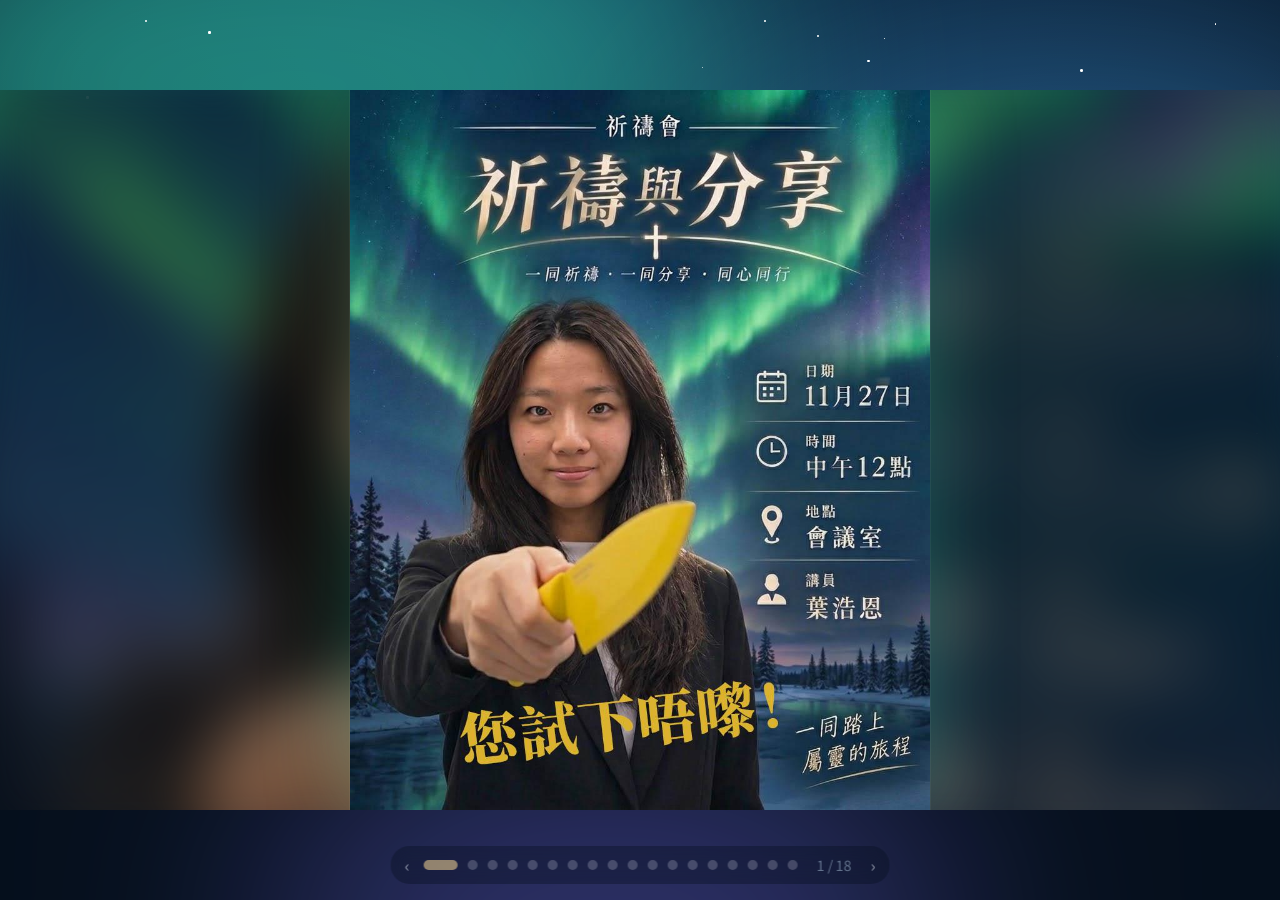
<file: 11272026/index.html>
<!DOCTYPE html>
<html lang="zh-Hant">
<head>
<meta charset="utf-8">
<meta name="viewport" content="width=device-width, initial-scale=1">
<title>祈禱與分享 差遣禮簡報</title>
<link rel="preconnect" href="https://fonts.googleapis.com">
<link rel="preconnect" href="https://fonts.gstatic.com" crossorigin>
<link href="https://fonts.googleapis.com/css2?family=Noto+Sans+TC:wght@400;500;700&family=Noto+Serif+TC:wght@600;900&display=swap" rel="stylesheet">
<style>
:root{
  --night:#050f1c; --deep:#0a2036;
  --teal:#2fe0b0; --sky:#4aa8ff; --violet:#7d6bff;
  --gold:#efcf86; --gold-d:#c9a24a;
  --text:#eef5f8; --muted:#9bb2c2; --line:rgba(255,255,255,.14);
  --serif:'Noto Serif TC','Songti TC','PMingLiU',serif;
  --sans:'Noto Sans TC','PingFang TC','Microsoft JhengHei',sans-serif;
  color-scheme: dark;
}
/* Layout idea: 1920x1080 stage scaled to fit; northern-lights backdrop, gold serif titles, one idea per slide. */
*{box-sizing:border-box;margin:0;padding:0}
html,body{height:100%;overflow:hidden;background:var(--night);color:var(--text);font-family:var(--sans)}
body{-webkit-font-smoothing:antialiased}

/* ---------- backdrop ---------- */
.bg{position:fixed;inset:0;overflow:hidden;background:radial-gradient(120% 90% at 50% 0%,#0b2a46 0%,var(--night) 70%)}
.blob{position:absolute;border-radius:50%;filter:blur(110px);mix-blend-mode:screen;opacity:.5}
.b1{width:70vw;height:55vh;left:-12vw;top:-18vh;background:var(--teal);animation:drift1 24s ease-in-out infinite alternate}
.b2{width:60vw;height:50vh;right:-14vw;top:4vh;background:var(--sky);opacity:.38;animation:drift2 28s ease-in-out infinite alternate}
.b3{width:55vw;height:45vh;left:20vw;bottom:-26vh;background:var(--violet);opacity:.32;animation:drift1 32s ease-in-out infinite alternate-reverse}
@keyframes drift1{from{transform:translate3d(0,0,0) scale(1)}to{transform:translate3d(9vw,6vh,0) scale(1.18)}}
@keyframes drift2{from{transform:translate3d(0,0,0) scale(1.1)}to{transform:translate3d(-8vw,9vh,0) scale(.92)}}
.star{position:absolute;border-radius:50%;background:#fff;animation:twinkle var(--t,4s) ease-in-out infinite;animation-delay:var(--dl,0s)}
@keyframes twinkle{0%,100%{opacity:.15}50%{opacity:.85}}

/* ---------- stage ---------- */
.stage{position:absolute;width:1920px;height:1080px;transform-origin:0 0;overflow:hidden}
.slide{position:absolute;inset:0;display:none;overflow:hidden}
.slide.active,.slide.leaving{display:block}
.slide.leaving{pointer-events:none;z-index:0}
.slide.active{z-index:1}

@keyframes inNext{from{opacity:0;transform:translateX(140px) scale(.98);filter:blur(12px)}to{opacity:1;transform:none;filter:blur(0)}}
@keyframes outNext{from{opacity:1}to{opacity:0;transform:translateX(-140px) scale(1.02);filter:blur(12px)}}
@keyframes inPrev{from{opacity:0;transform:translateX(-140px) scale(.98);filter:blur(12px)}to{opacity:1;transform:none;filter:blur(0)}}
@keyframes outPrev{from{opacity:1}to{opacity:0;transform:translateX(140px) scale(1.02);filter:blur(12px)}}
@keyframes inFirst{from{opacity:0}to{opacity:1}}
.slide.active.next{animation:inNext .85s cubic-bezier(.2,.7,.2,1) both}
.slide.active.prev{animation:inPrev .85s cubic-bezier(.2,.7,.2,1) both}
.slide.active.first{animation:inFirst 1s ease both}
.slide.leaving.next{animation:outNext .6s ease both}
.slide.leaving.prev{animation:outPrev .6s ease both}

@keyframes rise{from{opacity:0;transform:translateY(34px);filter:blur(8px)}to{opacity:1;transform:none;filter:blur(0)}}
@keyframes grow{from{transform:scaleX(0)}to{transform:scaleX(1)}}
.slide.active .rise{animation:rise .9s cubic-bezier(.2,.7,.2,1) both;animation-delay:calc(.4s + var(--d,0) * 1s)}

.eyebrow{display:flex;align-items:center;gap:24px;font:500 30px/1 var(--sans);letter-spacing:.28em;color:var(--teal)}
.eyebrow::before{content:"";height:2px;width:72px;background:currentColor;transform-origin:left}
.slide.active .eyebrow::before{animation:grow .8s .5s cubic-bezier(.2,.7,.2,1) both}

/* ---------- 1. cover ---------- */
.cover-bg{position:absolute;inset:-60px;background:url(poster.jpg) center/cover;filter:blur(48px) brightness(.55) saturate(1.3)}
.poster{position:absolute;left:525px;top:0;width:870px;height:1080px;overflow:hidden;box-shadow:0 0 120px rgba(47,224,176,.25),0 0 0 1px rgba(255,255,255,.08)}
.poster img{display:block;width:100%;height:100%;object-fit:cover;animation:slowzoom 26s ease-in-out infinite alternate}
@keyframes slowzoom{from{transform:scale(1)}to{transform:scale(1.035)}}
.sheen{position:absolute;inset:0;background:linear-gradient(105deg,transparent 35%,rgba(255,255,255,.22) 50%,transparent 65%);transform:translateX(-120%);animation:sheen 10s ease-in-out 1.6s infinite}
@keyframes sheen{0%{transform:translateX(-120%)}14%,100%{transform:translateX(120%)}}
@keyframes posterIn{from{opacity:0;transform:translateY(60px) scale(.95)}to{opacity:1;transform:none}}
.slide.active .poster{animation:posterIn 1.2s cubic-bezier(.2,.7,.2,1) .15s both}
.hint{position:absolute;right:60px;bottom:48px;font-size:28px;letter-spacing:.2em;color:var(--muted)}
.slide.active .hint{animation:hint 7s ease 1.2s both}
@keyframes hint{0%{opacity:0;transform:translateX(-12px)}12%,75%{opacity:.9;transform:none}100%{opacity:0}}

/* ---------- 2. flow ---------- */
.flow-left{position:absolute;left:120px;top:0;bottom:0;width:600px;display:flex;flex-direction:column;justify-content:center;gap:40px}
.flow-left .eyebrow{font-size:26px;letter-spacing:.1em;gap:16px;white-space:nowrap}
.flow-left .eyebrow::before{width:44px}
.flow-title{font:900 150px/1.05 var(--serif);color:var(--gold);text-shadow:0 0 70px rgba(239,207,134,.28);text-wrap:balance}
.lede{font-size:42px;line-height:1.6;color:var(--text)}
.total{display:flex;align-items:baseline;gap:18px;padding-top:30px;border-top:1px solid var(--line);color:var(--muted);font-size:36px}
.total .num{font:900 120px/1 var(--sans);color:var(--text);font-variant-numeric:tabular-nums}
.timeline{position:absolute;left:780px;right:100px;top:100px;bottom:100px;list-style:none;display:flex;flex-direction:column;justify-content:space-between}
.timeline::before{content:"";position:absolute;left:calc(28px + 150px + 30px - 1px);top:50px;bottom:50px;width:2px;background:linear-gradient(var(--teal),var(--sky));opacity:.55;transform-origin:top}
.slide.active .timeline::before{animation:growY 1.4s cubic-bezier(.3,.7,.2,1) .5s both}
@keyframes growY{from{transform:scaleY(0)}to{transform:scaleY(1)}}
.row{display:grid;grid-template-columns:150px 60px 1fr 120px;align-items:center;padding:0 28px;height:108px;border-radius:22px;position:relative}
.row time{font:500 40px/1 var(--sans);font-variant-numeric:tabular-nums;color:var(--muted)}
.dot{width:22px;height:22px;border-radius:50%;border:3px solid var(--teal);background:var(--night);justify-self:center;position:relative;z-index:1}
.row h3{font:700 44px/1.2 var(--sans)}
.row p{font-size:28px;color:var(--muted);margin-top:6px}
.dur{justify-self:end;font-size:30px;color:var(--muted);font-variant-numeric:tabular-nums}
.row.hl{background:linear-gradient(90deg,rgba(239,207,134,.16),rgba(239,207,134,.03));box-shadow:inset 0 0 0 1px rgba(239,207,134,.42)}
.row.hl h3,.row.hl time,.row.hl .dur{color:var(--gold)}
.row.hl .dot{background:var(--gold);border-color:var(--gold)}
@keyframes rowIn{from{opacity:0;transform:translateX(60px)}to{opacity:1;transform:none}}
@keyframes pop{0%{transform:scale(0)}70%{transform:scale(1.5)}100%{transform:scale(1)}}
@keyframes pulse{0%{box-shadow:0 0 0 0 rgba(239,207,134,.6)}100%{box-shadow:0 0 0 22px rgba(239,207,134,0)}}
.slide.active .row{animation:rowIn .75s cubic-bezier(.2,.7,.2,1) both;animation-delay:calc(.55s + var(--i) * .12s)}
.slide.active .dot{animation:pop .5s ease both;animation-delay:calc(.7s + var(--i) * .12s)}
.slide.active .row.hl .dot{animation:pop .5s ease calc(.7s + var(--i) * .12s) both,pulse 2.4s ease-out 2.2s infinite}

/* ---------- 3. message title ---------- */
.msg-head{position:absolute;left:0;right:0;top:130px;display:flex;flex-direction:column;align-items:center;gap:34px}
.msg-title{font:900 190px/1.1 var(--serif);color:var(--gold);text-shadow:0 0 90px rgba(239,207,134,.35);white-space:nowrap}
.ch{display:inline-block}
.slide.active .ch{animation:chIn 1s cubic-bezier(.2,.7,.2,1) both;animation-delay:calc(.45s + var(--i) * .09s)}
@keyframes chIn{from{opacity:0;transform:translateY(70px);filter:blur(14px)}to{opacity:1;transform:none;filter:blur(0)}}
.refs{font-size:36px;letter-spacing:.14em;color:var(--muted)}
.route{position:absolute;left:0;bottom:0;width:1920px;height:380px}
.route svg{position:absolute;inset:0;width:100%;height:100%;overflow:visible}
.faint{fill:none;stroke:rgba(255,255,255,.24);stroke-width:3;stroke-dasharray:4 14;stroke-linecap:round}
.glow{fill:none;stroke:var(--teal);stroke-width:5;stroke-linecap:round;stroke-dasharray:1;stroke-dashoffset:1;filter:drop-shadow(0 0 10px rgba(47,224,176,.8))}
.slide.active .glow{animation:draw 5.6s ease-in-out .7s both}
@keyframes draw{to{stroke-dashoffset:0}}
.plane{position:absolute;left:0;top:0;width:60px;height:56px;offset-path:path('M 240 300 C 640 40, 1260 20, 1680 230');offset-rotate:auto;offset-distance:0%}
.plane svg{width:100%;height:100%;overflow:visible;filter:drop-shadow(0 0 12px rgba(239,207,134,.8))}
.slide.active .plane{animation:fly 5.6s ease-in-out .7s both}
@keyframes fly{from{offset-distance:0%}to{offset-distance:100%}}
.city{font:500 38px var(--sans);fill:var(--text);text-anchor:middle;letter-spacing:.1em}
.pt-a{fill:var(--gold)}
.pt-b{fill:var(--teal)}
.ping{fill:none;stroke:var(--teal);stroke-width:3;transform-box:fill-box;transform-origin:center;opacity:0}
.slide.active .ping{animation:ping 2.8s ease-out 6.2s infinite}
@keyframes ping{0%{transform:scale(1);opacity:.8}100%{transform:scale(5);opacity:0}}

/* ---------- 4. verse ---------- */
.rings{position:absolute;inset:0;pointer-events:none}
.ring{position:absolute;left:50%;top:50%;width:620px;height:620px;margin:-310px 0 0 -310px;border:2px solid rgba(47,224,176,.3);border-radius:50%;opacity:0}
.slide.active .ring{animation:ring 9s ease-out infinite;animation-delay:calc(var(--i) * 3s)}
@keyframes ring{0%{transform:scale(.4);opacity:.55}100%{transform:scale(3);opacity:0}}
.verse-wrap{position:absolute;inset:0;display:flex;flex-direction:column;align-items:center;justify-content:center;gap:56px;z-index:1}
.verse{text-align:center}
.vl{font:600 84px/1.62 var(--serif);color:var(--text)}
.slide.active .vl{animation:rise 1.1s cubic-bezier(.2,.7,.2,1) both;animation-delay:calc(.7s + var(--i) * .5s)}
.vl mark{background:none;color:var(--gold);animation:glowGold 3.2s ease-in-out 3s infinite alternate}
@keyframes glowGold{from{text-shadow:0 0 0 rgba(239,207,134,0)}to{text-shadow:0 0 44px rgba(239,207,134,.75)}}
.vl em{font-style:normal;color:#8ff3d3}
.note{position:absolute;left:0;right:0;bottom:90px;text-align:center;font-size:32px;letter-spacing:.12em;color:var(--muted);z-index:1}

/* ---------- controls ---------- */
.nav{position:fixed;left:50%;bottom:16px;transform:translateX(-50%);display:flex;align-items:center;gap:14px;padding:7px 14px;border-radius:999px;background:rgba(5,15,28,.6);backdrop-filter:blur(8px);z-index:10;opacity:.55;transition:opacity .3s}
.nav:hover,.nav:focus-within{opacity:1}
.nav button{all:unset;cursor:pointer;box-sizing:border-box}
.arrow{width:32px;height:32px;border-radius:50%;display:grid;place-items:center;color:var(--text);font-size:20px;line-height:1}
.arrow:hover{background:rgba(255,255,255,.12)}
.dots{display:flex;gap:10px;align-items:center}
.dots button{width:10px;height:10px;border-radius:999px;background:rgba(255,255,255,.35);transition:width .35s cubic-bezier(.2,.7,.2,1),background .3s}
.dots button.on{width:34px;background:var(--gold)}
.nav button:focus-visible{outline:2px solid var(--gold);outline-offset:3px}
.count{font-size:14px;color:var(--muted);font-variant-numeric:tabular-nums;min-width:3.2em;text-align:center}


/* ---------- full deck additions ---------- */
.tl{position:absolute;left:140px;top:110px}
.mid-title{font:900 130px/1.1 var(--serif);color:var(--gold);text-shadow:0 0 70px rgba(239,207,134,.3)}

/* 4 opening shift */
.shift{position:absolute;left:140px;right:140px;top:250px;display:grid;grid-template-columns:1fr 200px 1fr;align-items:center}
.shift small{display:block;font:500 30px var(--sans);letter-spacing:.3em;color:var(--muted);margin-bottom:18px}
.shift p{font:900 112px/1.25 var(--serif)}
.was p{color:#b9c8d3}
.now p{color:var(--gold);text-shadow:0 0 60px rgba(239,207,134,.3)}
.now{text-align:left}
.was{text-align:right}
.arrow-svg{width:200px;height:60px;overflow:visible}
.arrow-svg path{fill:none;stroke:var(--teal);stroke-width:5;stroke-linecap:round;stroke-linejoin:round;stroke-dasharray:1;stroke-dashoffset:1;filter:drop-shadow(0 0 8px rgba(47,224,176,.7))}
.slide.active .arrow-svg path{animation:draw 1.2s ease 1.5s both}
.slide.active .was{animation:rise .9s cubic-bezier(.2,.7,.2,1) .5s both}
.slide.active .now{animation:rise .9s cubic-bezier(.2,.7,.2,1) 2.2s both}
.under{position:absolute;left:0;right:0;top:780px;text-align:center}
.under p{font-size:52px;line-height:1.5;color:var(--text)}
.under .god{font:900 96px/1.3 var(--serif);color:var(--gold);text-shadow:0 0 60px rgba(239,207,134,.35)}

/* 5 birthday story */
.bubbles{position:absolute;left:140px;top:250px;width:1000px;display:flex;flex-direction:column;gap:34px;align-items:flex-start}
.who{font-size:28px;letter-spacing:.2em;color:var(--muted);margin-bottom:-14px}
.bubble{position:relative;background:rgba(47,224,176,.15);box-shadow:inset 0 0 0 1px rgba(47,224,176,.4);padding:34px 56px;border-radius:44px 44px 44px 10px;font:600 76px/1.2 var(--serif)}
.slide.active .bubble{animation:bub .7s cubic-bezier(.2,1.3,.4,1) both;animation-delay:calc(.7s + var(--i) * 1.1s);transform-origin:left bottom}
@keyframes bub{from{opacity:0;transform:scale(.4) translateY(30px)}to{opacity:1;transform:none}}
.verdict{position:absolute;left:1220px;top:230px;width:560px}
.verdict .v1{font:600 56px/1.4 var(--serif);color:var(--muted);position:relative;display:inline-block}
.verdict .v1::after{content:"";position:absolute;left:-6px;right:-6px;top:54%;height:6px;background:rgba(255,255,255,.65);transform-origin:left;transform:scaleX(0)}
.slide.active .verdict .v1::after{animation:grow .6s ease 4.2s both}
.verdict .v2{font:600 56px/1.4 var(--serif);margin-top:6px}
.verdict .v3{font:900 210px/1.1 var(--serif);color:var(--gold);text-shadow:0 0 80px rgba(239,207,134,.45)}
.slide.active .verdict .v1{animation:rise .8s ease 3.4s both}
.slide.active .verdict .v2{animation:rise .8s ease 4.6s both}
.slide.active .verdict .v3{animation:rise 1s cubic-bezier(.2,.7,.2,1) 5s both}
.core{position:absolute;left:140px;right:140px;bottom:110px;text-align:center;font:600 66px/1.4 var(--serif);color:var(--text)}
.core b{color:var(--gold);font-weight:600}
.slide.active .core{animation:rise 1.1s cubic-bezier(.2,.7,.2,1) 6.6s both}

/* verse variants */
.verse.md .vl{font-size:72px}
.ref{font:500 30px var(--sans);letter-spacing:.24em;color:var(--teal);margin-top:30px}
.verse .gap{height:6px}
.sub{font-size:44px;line-height:1.6;color:var(--muted);text-align:center}
.vl strong{font-weight:600;color:var(--gold);text-shadow:0 0 44px rgba(239,207,134,.6)}

/* 9 out and in */
.pairs{position:absolute;left:0;right:0;top:230px;display:flex;flex-direction:column;gap:22px;align-items:center}
.pair{display:grid;grid-template-columns:720px 180px 720px;align-items:center;font:600 70px/1.3 var(--serif)}
.pair span:first-child{text-align:right}
.pair span:last-child{text-align:left}
.pair i{display:block;height:3px;margin:0 30px;background:linear-gradient(90deg,transparent,var(--teal),transparent);transform-origin:center}
.slide.active .pair{animation:rise .9s cubic-bezier(.2,.7,.2,1) both;animation-delay:calc(.6s + var(--i) * .75s)}
.slide.active .pair i{animation:grow 1s ease both;animation-delay:calc(.9s + var(--i) * .75s)}
.finale{position:absolute;left:0;right:0;bottom:110px;text-align:center;font:900 120px/1.2 var(--serif);color:var(--gold);text-shadow:0 0 80px rgba(239,207,134,.45)}
.slide.active .finale{animation:rise 1.2s cubic-bezier(.2,.7,.2,1) 4.2s both}

/* 10 presence */
.pres{position:absolute;left:0;right:0;top:150px;text-align:center}
.pres .eyebrow{justify-content:center}
.pres p{margin-top:34px;font:600 60px/1.6 var(--serif);color:var(--text)}
.pres .big{margin-top:14px;font:900 128px/1.25 var(--serif);color:var(--gold);text-shadow:0 0 90px rgba(239,207,134,.4)}
.slide.active .pres .big{animation:rise 1.2s cubic-bezier(.2,.7,.2,1) 1.6s both}
.slide.active .pres p.l1{animation:rise .9s ease .8s both}
.midlabel{font:900 52px var(--serif);fill:var(--gold);text-anchor:middle;letter-spacing:.2em;opacity:0}
.slide.active .midlabel{animation:fadein 1.2s ease 3.4s both}
@keyframes fadein{from{opacity:0}to{opacity:1}}

/* 11 sending */
.send{position:absolute;left:0;right:0;top:300px;text-align:center;display:flex;justify-content:center;align-items:center;gap:120px}
.send .a{font:900 230px/1 var(--serif);color:#b9c8d3;position:relative}
.send .a::after{content:"";position:absolute;left:-14px;right:-14px;top:52%;height:12px;background:#ff8a7a;border-radius:6px;transform-origin:left;transform:scaleX(0)}
.slide.active .send .a::after{animation:grow .6s ease 1.4s both}
.send .arr{font:400 100px var(--sans);color:var(--muted)}
.send .b{font:900 270px/1 var(--serif);color:var(--gold);text-shadow:0 0 100px rgba(239,207,134,.5)}
.slide.active .send .a{animation:rise .9s ease .6s both}
.slide.active .send .arr{animation:fadein .6s ease 2s both}
.slide.active .send .b{animation:rise 1.2s cubic-bezier(.2,.7,.2,1) 2.3s both}
.under2{position:absolute;left:0;right:0;bottom:120px;text-align:center;font:600 54px/1.7 var(--serif)}
.slide.active .under2{animation:rise 1s ease 3.4s both}
.under2 em{font-style:normal;color:#8ff3d3}

/* 12 pillars */
.pillars{position:absolute;left:140px;right:140px;top:230px;display:grid;grid-template-columns:repeat(3,1fr);gap:70px}
.pillar{padding-top:34px;position:relative}
.pillar::before{content:"";position:absolute;left:0;right:0;top:0;height:3px;background:linear-gradient(90deg,var(--teal),var(--sky));transform-origin:left}
.slide.active .pillar::before{animation:grow 1s ease both;animation-delay:calc(.6s + var(--i) * .8s)}
.pillar h3{font:900 170px/1.15 var(--serif);color:var(--gold);text-shadow:0 0 70px rgba(239,207,134,.3)}
.pillar p{margin-top:18px;font-size:40px;color:var(--text);line-height:1.5}
.slide.active .pillar{animation:rise 1s cubic-bezier(.2,.7,.2,1) both;animation-delay:calc(.6s + var(--i) * .8s)}
.closing{position:absolute;left:140px;right:140px;bottom:100px;font:600 48px/1.75 var(--serif)}
.closing .g{color:var(--gold)}
.slide.active .closing{animation:rise 1.1s ease 3.6s both}

/* 13 share */
.share-l{position:absolute;left:140px;top:250px;width:1180px}
.share-l h2{font:900 150px/1.15 var(--serif);color:var(--gold);text-shadow:0 0 80px rgba(239,207,134,.35)}
.prompt{margin-top:46px;padding:36px 48px;border-radius:30px;background:rgba(47,224,176,.12);box-shadow:inset 0 0 0 1px rgba(47,224,176,.4);font:600 66px/1.35 var(--serif)}
.tip{margin-top:30px;font-size:36px;color:var(--muted)}
.timer{position:absolute;left:1380px;top:320px;width:400px;height:400px;display:grid;place-items:center;cursor:pointer;text-align:center}
.timer svg{position:absolute;inset:0;width:100%;height:100%;transform:rotate(-90deg)}
.timer .track{fill:none;stroke:rgba(255,255,255,.14);stroke-width:14}
.timer .prog{fill:none;stroke:var(--teal);stroke-width:14;stroke-linecap:round;stroke-dasharray:942.5;stroke-dashoffset:0;filter:drop-shadow(0 0 12px rgba(47,224,176,.7))}
.timer .num{font:900 170px/1 var(--sans);font-variant-numeric:tabular-nums;position:relative}
.timer .lab{position:absolute;bottom:60px;left:0;right:0;font-size:28px;letter-spacing:.2em;color:var(--muted)}
.timer.done .prog{stroke:var(--gold)}
.timer.done .num{color:var(--gold);animation:pulsenum .8s ease 3}
@keyframes pulsenum{50%{transform:scale(1.15)}}
.timer:focus-visible{outline:3px solid var(--gold);outline-offset:8px;border-radius:50%}
.slide.active .timer{animation:rise 1s ease 1s both}

/* 14 prayer cards */
.steps{position:absolute;left:140px;right:140px;top:520px;display:grid;grid-template-columns:repeat(3,1fr);gap:50px}
.card{padding:46px 44px;border-radius:30px;background:rgba(255,255,255,.06);box-shadow:inset 0 0 0 1px var(--line)}
.card h3{font:900 76px/1.2 var(--serif);color:var(--gold)}
.card p{margin-top:18px;font-size:38px;line-height:1.5}
.slide.active .card{animation:rise 1s cubic-bezier(.2,.7,.2,1) both;animation-delay:calc(.9s + var(--i) * .5s)}
.card:nth-child(2){box-shadow:inset 0 0 0 1px rgba(239,207,134,.45);background:linear-gradient(160deg,rgba(239,207,134,.14),rgba(255,255,255,.03))}

/* 16 thank you */
.thanks{position:absolute;left:0;right:0;top:300px;text-align:center}
.thanks h2{font:900 220px/1.15 var(--serif);color:var(--gold);text-shadow:0 0 100px rgba(239,207,134,.45);white-space:nowrap}
.thanks p{margin-top:30px;font:600 56px/1.6 var(--serif)}
.thanks .pho{margin-top:46px;font-size:34px;letter-spacing:.4em;color:var(--teal)}
.fly{position:absolute;left:0;top:0;width:60px;height:56px;offset-path:path('M -100 900 C 500 760, 1300 980, 2020 640');offset-rotate:auto;offset-distance:0%}
.fly svg{width:100%;height:100%;filter:drop-shadow(0 0 12px rgba(239,207,134,.8))}
.slide.active .fly{animation:fly 11s ease-in-out 1.5s infinite}
.slide.active .thanks p{animation:rise 1s ease 2.2s both}
.slide.active .thanks .pho{animation:rise 1s ease 3s both}


/* worship + JoJo sharing */
.big-title{font:900 270px/1.05 var(--serif);color:var(--gold);text-shadow:0 0 100px rgba(239,207,134,.4)}
.sub-line{font:600 64px/1.4 var(--serif);color:var(--text)}
.eq{position:absolute;left:140px;right:140px;bottom:90px;height:340px;display:flex;align-items:flex-end;gap:14px}
.eq i{flex:1;height:var(--h);border-radius:10px 10px 0 0;background:linear-gradient(to top,var(--teal),var(--sky) 62%,var(--gold));opacity:.85;transform-origin:bottom;animation:eq var(--t) ease-in-out var(--dl) infinite alternate}
@keyframes eq{from{transform:scaleY(.12)}to{transform:scaleY(1)}}
.song-l{position:absolute;left:140px;top:190px}
.song-l .sub-line{margin-top:6px}
.jj-l{position:absolute;left:140px;top:250px}
.jj-l .big-title{font-size:210px}
.jj-l .sub-line{margin-top:30px}
.odo-wrap{position:absolute;left:1130px;top:170px;display:flex;align-items:flex-end;gap:10px;filter:drop-shadow(0 0 50px rgba(239,207,134,.35))}
.odo{height:560px;overflow:hidden}
.odo ul{list-style:none;font:900 560px/560px var(--serif);color:var(--gold);font-variant-numeric:tabular-nums}
.slide.active .odo ul{animation:roll 3s cubic-bezier(.2,.8,.2,1) .8s both}
@keyframes roll{from{transform:translateY(0)}to{transform:translateY(-2240px)}}
.odo-unit{font:900 190px/1 var(--serif);color:var(--muted);padding-bottom:70px}
.slide.active .odo-unit{animation:rise 1s ease 3.2s both}

@media (prefers-reduced-motion:reduce){
  *,*::before,*::after{animation-duration:.01ms !important;animation-delay:0s !important;animation-iteration-count:1 !important;transition-duration:.01ms !important}
}
</style>
</head>
<body>
<div class="bg" id="bg" aria-hidden="true">
  <div class="blob b1"></div><div class="blob b2"></div><div class="blob b3"></div>
</div>

<main class="stage" id="stage">

  <!-- 1 封面 -->
  <section class="slide s-cover" aria-label="封面：祈禱與分享">
    <div class="cover-bg" aria-hidden="true"></div>
    <div class="poster">
      <img src="poster.jpg" alt="祈禱與分享海報：11月27日中午12點，會議室，講員葉浩恩">
      <div class="sheen" aria-hidden="true"></div>
    </div>
    <p class="hint">按 → 或點擊畫面翻頁</p>
  </section>

  <!-- 2 流程 -->
  <section class="slide s-flow" aria-label="今日流程">
    <div class="flow-left">
      <p class="eyebrow rise" style="--d:0">11月27日 · 中午12點 · 會議室</p>
      <h2 class="flow-title rise" style="--d:.12">今日流程</h2>
      <p class="lede rise" style="--d:.24">禁食祈禱會<br>JoJo 差遣及祝福禮</p>
      <div class="total rise" style="--d:.36"><span class="num">60</span><span>分鐘</span></div>
    </div>
    <ol class="timeline">
      <li class="row hl" style="--i:0"><time>12:00</time><span class="dot"></span><div><h3>開場禱告</h3><p>今天是禁食祈禱，也是差遣禮</p></div><span class="dur">3 分</span></li>
      <li class="row" style="--i:1"><time>12:03</time><span class="dot"></span><div><h3>敬拜</h3><p>詩歌一次唱完</p></div><span class="dur">13 分</span></li>
      <li class="row" style="--i:2"><time>12:16</time><span class="dot"></span><div><h3>JoJo 分享</h3><p>這幾年的點滴</p></div><span class="dur">10 分</span></li>
      <li class="row" style="--i:3"><time>12:26</time><span class="dot"></span><div><h3>訓勉</h3><p>〈行程的設計者〉</p></div><span class="dur">10 分</span></li>
      <li class="row" style="--i:4"><time>12:36</time><span class="dot"></span><div><h3>同事分享</h3><p>她在辦公室最令你印象深刻的一件事</p></div><span class="dur">16 分</span></li>
      <li class="row" style="--i:5"><time>12:52</time><span class="dot"></span><div><h3>禱告與差遣</h3><p>圍禱、三位同事祝福、民數記 6:24-26</p></div><span class="dur">6 分</span></li>
      <li class="row" style="--i:6"><time>12:58</time><span class="dot"></span><div><h3>合照</h3><p>留住這一刻</p></div><span class="dur">2 分</span></li>
    </ol>
  </section>


  <!-- 敬拜 -->
  <section class="slide" aria-label="敬拜">
    <p class="eyebrow tl rise" style="--d:0">12:03 · 13 分鐘</p>
    <div class="song-l">
      <h2 class="big-title rise" style="--d:.1">敬拜</h2>
      <p class="sub-line rise" style="--d:.4">詩歌一次唱完</p>
    </div>
    <div class="eq" id="eq" aria-hidden="true"></div>
  </section>

  <!-- JoJo 分享 -->
  <section class="slide" aria-label="JoJo 分享">
    <p class="eyebrow tl rise" style="--d:0">12:16 · 10 分鐘</p>
    <div class="jj-l">
      <h2 class="big-title rise" style="--d:.1">JoJo<br>分享</h2>
      <p class="sub-line rise" style="--d:.5">這幾年的點滴</p>
    </div>
    <div class="odo-wrap" aria-hidden="true">
      <div class="odo"><ul><li>0</li><li>1</li><li>2</li><li>3</li><li>4</li></ul></div>
      <span class="odo-unit">年</span>
    </div>
  </section>

  <!-- 3 訓勉標題 -->
  <section class="slide s-msg" aria-label="訓勉信息：行程的設計者">
    <div class="msg-head">
      <p class="eyebrow rise" style="--d:0">訓勉信息</p>
      <h2 class="msg-title" data-split>〈行程的設計者〉</h2>
      <p class="refs rise" style="--d:.7">詩篇 121:7-8 · 腓立比書 1:3-6 · 箴言 16:9</p>
    </div>
    <div class="route" aria-hidden="true">
      <svg viewBox="0 0 1920 380">
        <path class="faint" d="M 240 300 C 640 40, 1260 20, 1680 230"/>
        <path class="glow" pathLength="1" d="M 240 300 C 640 40, 1260 20, 1680 230"/>
        <circle class="pt-a" cx="240" cy="300" r="13"/>
        <circle class="ping" cx="1680" cy="230" r="13"/>
        <circle class="pt-b" cx="1680" cy="230" r="13"/>
        <text class="city" x="240" y="350">多倫多</text>
        <text class="city" x="1680" y="298">黃刀鎮</text>
      </svg>
      <div class="plane"><svg viewBox="0 0 60 56"><polygon points="58,28 4,8 20,28 4,48" fill="#efcf86"/></svg></div>
    </div>
  </section>

  <!-- 4 開場 -->
  <section class="slide" aria-label="開場">
    <p class="eyebrow tl rise" style="--d:0">開場</p>
    <div class="shift">
      <div class="was"><small>以前</small><p>飛去聽<br>別人的旅程</p></div>
      <svg class="arrow-svg" viewBox="0 0 200 60" aria-hidden="true"><path pathLength="1" d="M 10 30 H 185 M 160 8 L 188 30 L 160 52"/></svg>
      <div class="now"><small>現在</small><p>為別人<br>設計旅程</p></div>
    </div>
    <div class="under">
      <p class="rise" style="--d:2.6">這一刻，也有一位早就把你的旅程想得很周到。</p>
      <p class="god rise" style="--d:3.6">他就是神。</p>
    </div>
  </section>

  <!-- 5 生日故事 -->
  <section class="slide" aria-label="一、回望：問生日">
    <p class="eyebrow tl rise" style="--d:0">一、回望</p>
    <div class="bubbles">
      <p class="who rise" style="--d:.2">JoJo 問我</p>
      <div class="bubble" style="--i:0">你幾時生日呀？</div>
      <div class="bubble" style="--i:1">咁你幾多歲呀？</div>
    </div>
    <div class="verdict">
      <p class="v1">可以是冒犯</p>
      <p class="v2">也可以是</p>
      <p class="v3">興趣</p>
    </div>
    <p class="core">一個肯問你生日的人，<b>是因為她想記住你。</b></p>
  </section>

  <!-- 6 腓立比書 -->
  <section class="slide" aria-label="經文：腓立比書 1:3-6">
    <div class="rings" aria-hidden="true"><i class="ring" style="--i:0"></i><i class="ring" style="--i:1"></i><i class="ring" style="--i:2"></i></div>
    <div class="verse-wrap">
      <p class="eyebrow rise" style="--d:0">經文 · 腓立比書 1:3-6</p>
      <blockquote class="verse md">
        <p class="vl" style="--i:0">我每逢想念你們，就<strong>感謝我的神</strong>；</p>
        <div class="gap"></div>
        <p class="vl" style="--i:1">我深信那在你們心裡動了善工的，</p>
        <p class="vl" style="--i:2">必成全這工，直到耶穌基督的日子。</p>
      </blockquote>
      <p class="sub rise" style="--d:2.8">每逢想念你，我們就感謝神。<br><span style="color:var(--gold)">神不會中途放棄祂開始的工作。</span></p>
    </div>
  </section>

  <!-- 7 箴言 -->
  <section class="slide" aria-label="二、前行：箴言 16:9">
    <div class="rings" aria-hidden="true"><i class="ring" style="--i:0"></i><i class="ring" style="--i:1"></i><i class="ring" style="--i:2"></i></div>
    <div class="verse-wrap">
      <p class="eyebrow rise" style="--d:0">二、前行 · 箴言 16:9</p>
      <blockquote class="verse">
        <p class="vl" style="--i:0">人心<strong>籌算</strong>自己的道路，</p>
        <p class="vl" style="--i:1">惟耶和華<strong>指引</strong>他的腳步。</p>
      </blockquote>
      <p class="sub rise" style="--d:2.2">航班會延誤，天氣會轉變。<br>真正帶領腳步的，是神。</p>
    </div>
  </section>

  <!-- 8 詩篇 121 -->
  <section class="slide s-verse" aria-label="經文：詩篇 121:7-8">
    <div class="rings" aria-hidden="true"><i class="ring" style="--i:0"></i><i class="ring" style="--i:1"></i><i class="ring" style="--i:2"></i></div>
    <div class="verse-wrap">
      <p class="eyebrow rise" style="--d:0">經文 · 詩篇 121:7-8</p>
      <blockquote class="verse">
        <p class="vl" style="--i:0">耶和華要保護你，免受一切的災害；</p>
        <p class="vl" style="--i:1">他要保護你的性命。</p>
        <p class="vl" style="--i:2"><mark>你出你入</mark>，耶和華要保護你，</p>
        <p class="vl" style="--i:3"><em>從今時直到永遠。</em></p>
      </blockquote>
    </div>
    <p class="note rise" style="--d:2.4">上行之歌：以色列人上耶路撒冷朝聖，一路走一路唱的詩</p>
  </section>

  <!-- 9 你出你入 -->
  <section class="slide" aria-label="你出你入">
    <p class="eyebrow tl rise" style="--d:0">你出你入</p>
    <div class="pairs">
      <div class="pair" style="--i:0"><span>出門</span><i></i><span>回家</span></div>
      <div class="pair" style="--i:1"><span>出發</span><i></i><span>降落</span></div>
      <div class="pair" style="--i:2"><span>工作的日子</span><i></i><span>一個人的晚上</span></div>
      <div class="pair" style="--i:3"><span>熱鬧的時候</span><i></i><span>孤單的時候</span></div>
    </div>
    <p class="finale">神說：我都在。</p>
  </section>

  <!-- 10 同在 -->
  <section class="slide" aria-label="從今時直到永遠">
    <div class="pres">
      <p class="eyebrow rise" style="--d:0">從今時直到永遠</p>
      <p class="l1">沒有期限，也沒有地域。</p>
      <p class="big">神的同在沒有離開你</p>
    </div>
    <div class="route" aria-hidden="true">
      <svg viewBox="0 0 1920 380">
        <path class="faint" d="M 240 300 C 640 40, 1260 20, 1680 230"/>
        <path class="glow" pathLength="1" d="M 240 300 C 640 40, 1260 20, 1680 230"/>
        <text class="midlabel" x="952" y="40">同在</text>
        <circle class="pt-a" cx="240" cy="300" r="13"/>
        <circle class="ping" cx="1680" cy="230" r="13"/>
        <circle class="pt-b" cx="1680" cy="230" r="13"/>
        <text class="city" x="240" y="350">多倫多</text>
        <text class="city" x="1680" y="298">黃刀鎮</text>
      </svg>
      <div class="plane"><svg viewBox="0 0 60 56"><polygon points="58,28 4,8 20,28 4,48" fill="#efcf86"/></svg></div>
    </div>
  </section>

  <!-- 11 差遣 -->
  <section class="slide" aria-label="三、差遣">
    <p class="eyebrow tl rise" style="--d:0">三、帶著祝福出發</p>
    <div class="send">
      <span class="a">送走</span><span class="arr">→</span><span class="b">差遣</span>
    </div>
    <p class="under2">今天不是只用一頓飯來送你，<br>而是用一個<em>空出來的心</em>，把你交到神手上。</p>
  </section>

  <!-- 12 結語 -->
  <section class="slide" aria-label="結語">
    <p class="eyebrow tl rise" style="--d:0">結語 · 帶三樣東西上路</p>
    <div class="pillars">
      <div class="pillar" style="--i:0"><h3>感恩</h3><p>因為神一路帶領</p></div>
      <div class="pillar" style="--i:1"><h3>倚靠</h3><p>因為神指引每一步</p></div>
      <div class="pillar" style="--i:2"><h3>祝福</h3><p>因為你會成為別人的祝福</p></div>
    </div>
    <p class="closing">你曾經飛去聽別人的旅程，現在你要為別人設計旅程。<br><span class="g">願你也成為他們旅途上的祝福。</span></p>
  </section>

  <!-- 13 同事分享 -->
  <section class="slide" aria-label="同事分享">
    <p class="eyebrow tl rise" style="--d:0">同事分享</p>
    <div class="share-l">
      <h2 class="rise" style="--d:.1">一句話，30 秒</h2>
      <p class="prompt rise" style="--d:.5">我最記得 JoJo 的一件事是……</p>
      <p class="tip rise" style="--d:.8">她在這個辦公室最令你印象深刻的一件事。也可以這樣開頭：「感謝神，因為 JoJo……」</p>
    </div>
    <div class="timer" id="timer" role="button" tabindex="0" aria-label="30 秒倒數，點擊開始或重設">
      <svg viewBox="0 0 340 340" aria-hidden="true"><circle class="track" cx="170" cy="170" r="150"/><circle class="prog" id="prog" cx="170" cy="170" r="150"/></svg>
      <span class="num" id="tnum">30</span>
      <span class="lab" id="tlab">點擊倒數</span>
    </div>
  </section>

  <!-- 14 禱告與差遣 -->
  <section class="slide" aria-label="禱告與差遣">
    <p class="eyebrow tl rise" style="--d:0">差遣禮</p>
    <h2 class="mid-title rise" style="position:absolute;left:140px;top:210px;--d:.15">禱告與差遣</h2>
    <div class="steps">
      <div class="card" style="--i:0"><h3>圍禱</h3><p>全體站起來，圍著 JoJo，向她伸手或舉手。</p></div>
      <div class="card" style="--i:1"><h3>祝福</h3><p>三位同事，按感動為她祝福。</p></div>
      <div class="card" style="--i:2"><h3>差遣</h3><p>一同為她的新工作、新環境，也為部門禱告。</p></div>
    </div>
  </section>

  <!-- 15 民數記 -->
  <section class="slide" aria-label="祝福：民數記 6:24-26">
    <div class="rings" aria-hidden="true"><i class="ring" style="--i:0"></i><i class="ring" style="--i:1"></i><i class="ring" style="--i:2"></i></div>
    <div class="verse-wrap">
      <p class="eyebrow rise" style="--d:0">祝福 · 民數記 6:24-26</p>
      <blockquote class="verse md">
        <p class="vl" style="--i:0">願耶和華賜福給你，保護你；</p>
        <p class="vl" style="--i:1">願耶和華使他的臉光照你，賜恩給你；</p>
        <p class="vl" style="--i:2">願耶和華向你仰臉，<em>賜你平安。</em></p>
      </blockquote>
    </div>
  </section>

  <!-- 16 謝謝 -->
  <section class="slide" aria-label="謝謝你，JoJo">
    <div class="rings" aria-hidden="true"><i class="ring" style="--i:0"></i><i class="ring" style="--i:1"></i><i class="ring" style="--i:2"></i></div>
    <div class="fly" aria-hidden="true"><svg viewBox="0 0 60 56"><polygon points="58,28 4,8 20,28 4,48" fill="#efcf86"/></svg></div>
    <div class="thanks">
      <h2 data-split>謝謝你，JoJo</h2>
      <p>願你出入都有主同在，被祝福，被記念。</p>
      <p class="pho">合　照</p>
    </div>
  </section>

</main>

<nav class="nav" aria-label="簡報導覽">
  <button class="arrow" id="prev" aria-label="上一頁">‹</button>
  <div class="dots" id="dots"></div>
  <span class="count" id="count"></span>
  <button class="arrow" id="next" aria-label="下一頁">›</button>
</nav>

<script>
(function(){
  var stage=document.getElementById('stage');
  var slides=Array.prototype.slice.call(stage.querySelectorAll('.slide'));
  var dotsEl=document.getElementById('dots');
  var countEl=document.getElementById('count');
  var cur=-1;

  /* stars */
  var bg=document.getElementById('bg');
  for(var i=0;i<70;i++){
    var s=document.createElement('i');s.className='star';
    var sz=Math.random()*2.2+.8;
    s.style.cssText='left:'+(Math.random()*100)+'%;top:'+(Math.random()*70)+'%;width:'+sz+'px;height:'+sz+'px;--t:'+(3+Math.random()*4)+'s;--dl:'+(Math.random()*5)+'s';
    bg.appendChild(s);
  }


  /* equalizer bars */
  Array.prototype.forEach.call(document.querySelectorAll('.eq'),function(el){
    for(var i=0;i<48;i++){
      var b=document.createElement('i');
      b.style.cssText='--h:'+(55+Math.random()*45)+'%;--t:'+(.7+Math.random()*.9)+'s;--dl:-'+(Math.random()*1.6)+'s';
      el.appendChild(b);
    }
  });

  /* split title characters */
  Array.prototype.forEach.call(document.querySelectorAll('[data-split]'),function(el){
    var t=el.textContent;el.setAttribute('aria-label',t);el.textContent='';
    Array.prototype.forEach.call(t,function(c,i){
      var sp=document.createElement('span');sp.className='ch';sp.setAttribute('aria-hidden','true');
      sp.style.setProperty('--i',i);sp.textContent=c;el.appendChild(sp);
    });
  });

  /* dots */
  slides.forEach(function(sl,i){
    var b=document.createElement('button');
    b.setAttribute('aria-label','第 '+(i+1)+' 頁：'+(sl.getAttribute('aria-label')||''));
    b.addEventListener('click',function(){go(i);});
    dotsEl.appendChild(b);
  });


  /* 30-second timer */
  var timerEl=document.getElementById('timer'),prog=document.getElementById('prog'),tnum=document.getElementById('tnum'),tlab=document.getElementById('tlab');
  var T={on:false,t0:0,id:0},TOTAL=30,CIRC=942.5;
  function tReset(){
    clearInterval(T.id);T.on=false;
    timerEl.classList.remove('done');
    prog.style.strokeDashoffset=0;tnum.textContent=TOTAL;tlab.textContent='點擊倒數';
  }
  function tTick(){
    var left=TOTAL-(performance.now()-T.t0)/1000;
    if(left<=0){
      clearInterval(T.id);T.on=false;
      prog.style.strokeDashoffset=CIRC;tnum.textContent='0';tlab.textContent='時間到';
      timerEl.classList.add('done');return;
    }
    prog.style.strokeDashoffset=CIRC*(1-left/TOTAL);
    tnum.textContent=Math.ceil(left);
  }
  function tToggle(){
    if(T.on||timerEl.classList.contains('done')){tReset();return;}
    T.on=true;T.t0=performance.now();tlab.textContent='點擊重設';
    T.id=setInterval(tTick,100);tTick();
  }
  timerEl.addEventListener('click',function(e){e.stopPropagation();tToggle();});
  timerEl.addEventListener('keydown',function(e){
    if(e.key==='Enter'||e.key===' '){e.preventDefault();e.stopPropagation();tToggle();}
  });

  function fit(){
    var s=Math.min(window.innerWidth/1920,window.innerHeight/1080);
    stage.style.transform='scale('+s+')';
    stage.style.left=((window.innerWidth-1920*s)/2)+'px';
    stage.style.top=((window.innerHeight-1080*s)/2)+'px';
  }

  function show(n,dir){
    if(n<0||n>=slides.length||n===cur)return;
    tReset();
    var old=cur>=0?slides[cur]:null,nw=slides[n];
    slides.forEach(function(s){if(s!==old&&s!==nw)s.classList.remove('active','leaving','next','prev','first');});
    if(old){
      old.classList.remove('active','next','prev','first');
      old.classList.add('leaving',dir>0?'next':'prev');
      setTimeout(function(){if(!old.classList.contains('active'))old.classList.remove('leaving','next','prev');},700);
    }
    nw.classList.remove('leaving','next','prev','first');
    nw.classList.add('active',cur<0?'first':(dir>0?'next':'prev'));
    cur=n;
    Array.prototype.forEach.call(dotsEl.children,function(d,i){d.classList.toggle('on',i===n);});
    countEl.textContent=(n+1)+' / '+slides.length;
    try{if(location.hash!=='#s'+(n+1))location.hash='s'+(n+1);}catch(e){}
  }
  function go(n){show(n,n>cur?1:-1);}
  function next(){go(Math.min(cur+1,slides.length-1));}
  function prev(){go(Math.max(cur-1,0));}

  document.getElementById('next').addEventListener('click',function(e){e.stopPropagation();next();});
  document.getElementById('prev').addEventListener('click',function(e){e.stopPropagation();prev();});

  document.addEventListener('keydown',function(e){
    if(e.target===timerEl)return;
    if(e.key==='ArrowRight'||e.key==='PageDown'||e.key===' '||e.key==='Enter'){e.preventDefault();next();}
    else if(e.key==='ArrowLeft'||e.key==='PageUp'){e.preventDefault();prev();}
    else if(e.key==='Home'){go(0);}
    else if(e.key==='End'){go(slides.length-1);}
  });

  var swipedAt=0,sx=0;
  document.addEventListener('touchstart',function(e){sx=e.changedTouches[0].clientX;},{passive:true});
  document.addEventListener('touchend',function(e){
    var dx=e.changedTouches[0].clientX-sx;
    if(Math.abs(dx)>60){swipedAt=Date.now();if(dx<0)next();else prev();}
  },{passive:true});
  stage.addEventListener('click',function(e){
    if(Date.now()-swipedAt<400)return;
    var r=stage.getBoundingClientRect();
    if((e.clientX-r.left)/r.width<.28)prev();else next();
  });

  function fromHash(){
    var m=/^#s(\d+)$/.exec(location.hash);
    var n=m?parseInt(m[1],10)-1:0;
    if(n<0||n>=slides.length)n=0;
    return n;
  }
  window.addEventListener('hashchange',function(){go(fromHash());});
  window.addEventListener('resize',fit);
  fit();
  show(fromHash(),1);
})();
</script>
</body>
</html>
</file>
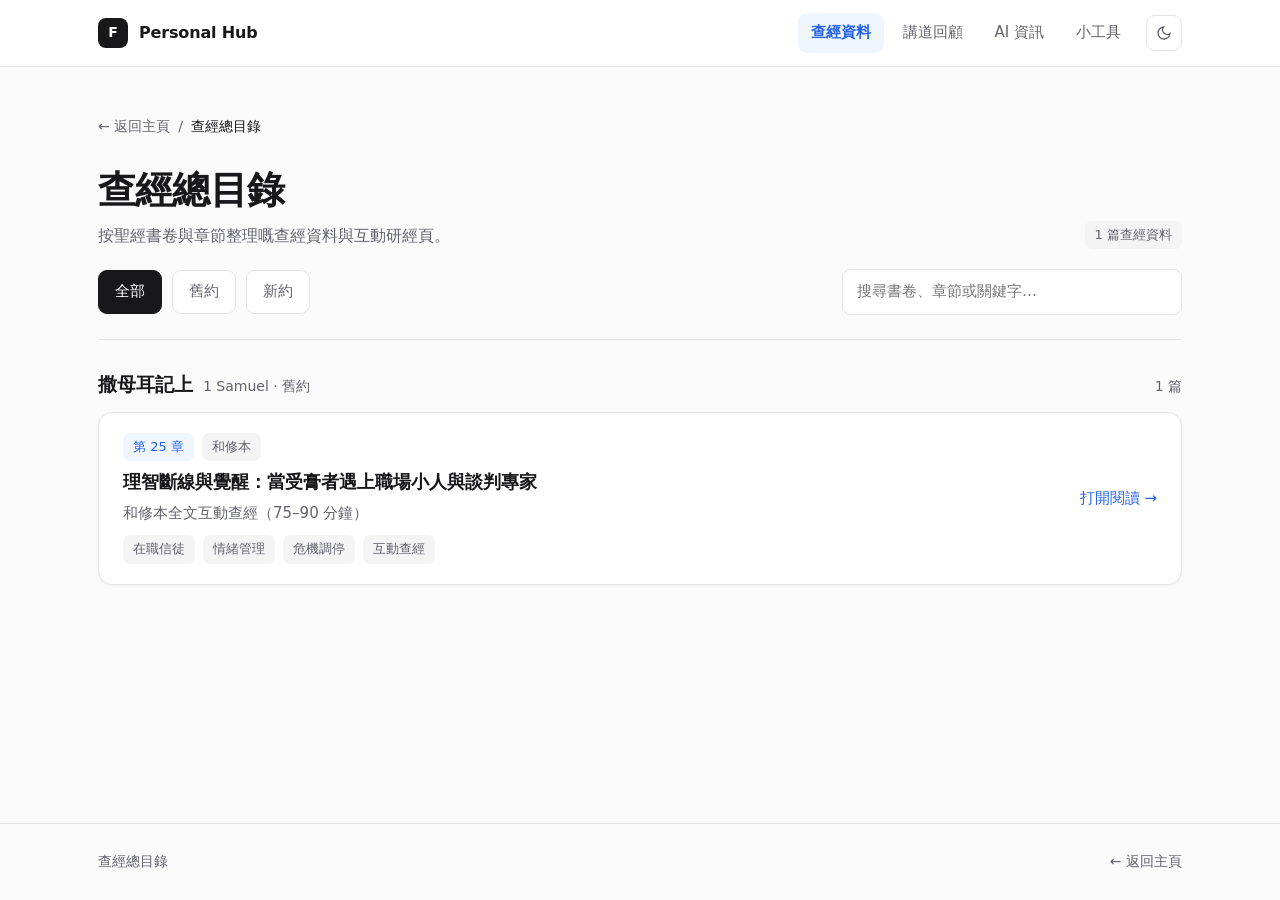
<file: biblestudy/index.html>
<!doctype html>
<html lang="zh-Hant">
<head>
  <meta charset="utf-8" />
  <meta name="viewport" content="width=device-width, initial-scale=1, viewport-fit=cover" />
  <link rel="icon" href="data:," />
  <title>查經總目錄 — Bible Study</title>
  <link rel="stylesheet" href="../assets/css/style.css" />
</head>
<body data-page="biblestudy">
  <header class="site-header">
    <div class="wrap header-inner">
      <a class="brand" href="../">
        <span class="brand-mark" aria-hidden="true">F</span>
        <span>Personal Hub</span>
      </a>
      <nav class="nav" aria-label="主要導覽">
        <a class="nav-primary" href="./">查經資料</a>
        <a href="../#mod-sermons">講道回顧</a>
        <a href="../#mod-ai">AI 資訊</a>
        <a class="hide-sm" href="../#mod-tools">小工具</a>
        <button id="themeToggle" class="theme-btn" type="button" aria-label="切換深淺模式" title="切換深淺模式"></button>
      </nav>
    </div>
  </header>

  <main>
    <div class="wrap stack-md">
      <!-- Breadcrumb -->
      <div class="breadcrumb">
        <a href="../">← 返回主頁</a>
        <span>/</span>
        <span class="current">查經總目錄</span>
      </div>

      <!-- Page Header -->
      <section class="page-head">
        <div class="head-row">
          <div>
            <h1 class="page-title">查經總目錄</h1>
            <p class="page-sub">按聖經書卷與章節整理嘅查經資料與互動研經頁。</p>
          </div>
          <span id="studyTotal" class="badge">1 篇查經資料</span>
        </div>

        <div class="search-row">
          <div id="testamentFilters" class="filters" role="group" aria-label="新舊約篩選">
            <button type="button" data-testament="all" class="pill-btn active">全部</button>
            <button type="button" data-testament="old" class="pill-btn">舊約</button>
            <button type="button" data-testament="new" class="pill-btn">新約</button>
          </div>
          <input id="studySearch" class="search-input" type="search" placeholder="搜尋書卷、章節或關鍵字…" aria-label="搜尋查經資料" />
        </div>
      </section>

      <!-- Directory List -->
      <div id="studyGroups" class="stack-md">
        <section class="book-group">
          <div class="book-head">
            <div class="book-head-left">
              <h2 class="book-name">撒母耳記上</h2>
              <span class="book-en">1 Samuel · 舊約</span>
            </div>
            <span class="book-en">1 篇</span>
          </div>
          <div class="card study-list">
            <a class="study-row" href="1-samuel-25.html">
              <div>
                <div class="study-meta">
                  <span class="badge badge-accent">第 25 章</span>
                  <span class="badge">和修本</span>
                </div>
                <h3 class="item-title">理智斷線與覺醒：當受膏者遇上職場小人與談判專家</h3>
                <p class="item-desc">和修本全文互動查經（75–90 分鐘）</p>
                <div class="tag-list">
                  <span class="badge">在職信徒</span>
                  <span class="badge">情緒管理</span>
                  <span class="badge">危機調停</span>
                  <span class="badge">互動查經</span>
                </div>
              </div>
              <span class="study-row-link">打開閱讀 →</span>
            </a>
          </div>
        </section>
      </div>
    </div>
  </main>

  <footer class="site-footer">
    <div class="wrap footer-inner">
      <span>查經總目錄</span>
      <div class="footer-links">
        <a href="../">← 返回主頁</a>
      </div>
    </div>
  </footer>

  <script src="../assets/js/hub.js" defer></script>
</body>
</html>
</file>
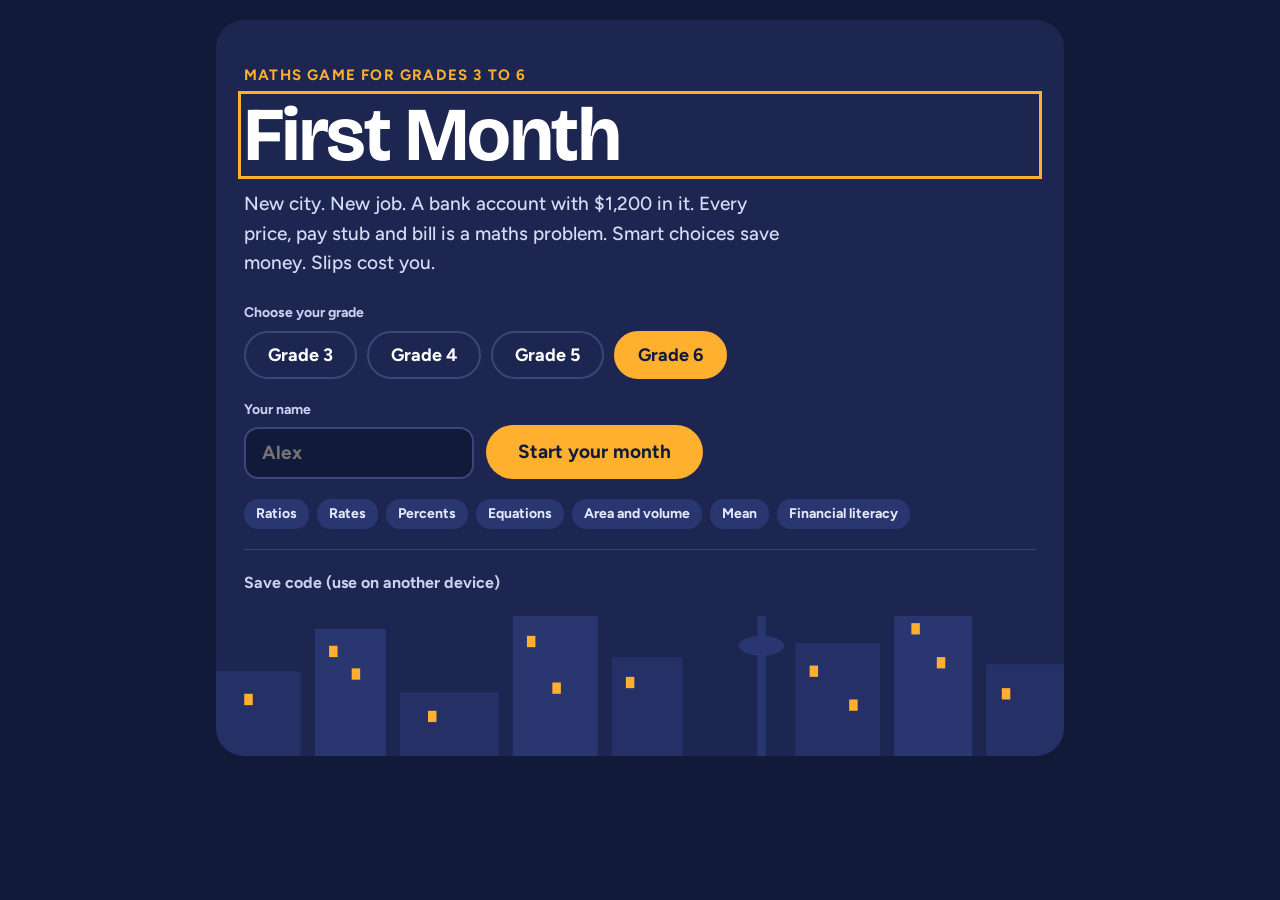
<file: mathgame/index.html>
<!DOCTYPE html>
<html lang="en">
<head>
<meta charset="utf-8">
<meta name="viewport" content="width=device-width, initial-scale=1">
<title>First Month Grade 3 to 6 Math</title>
<link rel="preconnect" href="https://fonts.googleapis.com">
<link rel="preconnect" href="https://fonts.gstatic.com" crossorigin>
<link href="https://fonts.googleapis.com/css2?family=Bricolage+Grotesque:opsz,wght@12..96,600;12..96,700&family=Figtree:wght@500;700&display=swap" rel="stylesheet">
<style>
/* Layout idea: a night-city page (Toronto after work) with light "paper" cards for every decision. The bank balance is always visible, it is the score. */
:root{
  --night:#121A3A;
  --night2:#1C2650;
  --card:#F7F8FC;
  --ink:#161C3A;
  --muted:#4A5578;
  --line:#D9DEEE;
  --amber:#FFB02E;
  --blue:#2F5FE0;
  --gain:#0E6B35;
  --gainbg:#DFF3E6;
  --loss:#A8231B;
  --lossbg:#FCE6E4;
  --display:'Bricolage Grotesque',system-ui,sans-serif;
  --body:'Figtree',system-ui,sans-serif;
  color-scheme:light;
}
*{box-sizing:border-box}
html{background:var(--night)}
body{margin:0;background:var(--night);color:#fff;font:500 17px/1.55 var(--body)}
button,input{font-family:inherit;color:inherit}
h1,h2,h3,p{margin:0}
h1,h2,h3{text-wrap:balance;font-family:var(--display)}
:focus-visible{outline:3px solid var(--amber);outline-offset:3px}
.card :focus-visible,.card:focus-visible{outline-color:var(--blue)}
.vh{position:absolute;width:1px;height:1px;overflow:hidden;clip:rect(0 0 0 0);white-space:nowrap}
.skip{position:absolute;left:-999px;top:8px;background:#fff;color:var(--ink);padding:8px 14px;border-radius:8px;z-index:9}
.skip:focus{left:8px}
.wrap{max-width:880px;margin:0 auto;padding:20px 16px 56px}
.num{font-variant-numeric:tabular-nums lining-nums}

.top{display:flex;align-items:center;justify-content:space-between;gap:12px;flex-wrap:wrap;margin-bottom:20px}
.logo{display:flex;align-items:center;gap:10px;font:700 20px/1 var(--display);letter-spacing:.01em}
.gtag{font:700 14px var(--body);padding:4px 10px;border-radius:12px;background:var(--amber);color:var(--night)}
.bal{display:inline-flex;align-items:baseline;gap:8px;min-height:44px;padding:6px 16px;border:1.5px solid #3A4678;border-radius:22px;background:var(--night2)}
.bal small{font-size:14px;color:#C9D1F0;font-weight:700}
.bal b{font:700 22px/1 var(--display);color:var(--amber)}
.quit{min-height:44px;padding:0 16px;border-radius:22px;background:transparent;border:1.5px solid #3A4678;cursor:pointer;font-weight:700;font-size:15px}
.quit:hover{border-color:#fff}

.hero{position:relative;overflow:hidden;border-radius:28px;background:var(--night2);padding:44px 28px 150px}
.hero h1{font:700 clamp(44px,9vw,76px)/1 var(--display);letter-spacing:-.02em}
.hero .kick{font-size:15px;font-weight:700;letter-spacing:.08em;text-transform:uppercase;color:var(--amber);margin-bottom:10px}
.lede{max-width:46ch;margin-top:16px;color:#D6DCF5;font-size:19px}
.sky{position:absolute;left:0;bottom:0;width:100%;height:140px}
.gradepick{position:relative;margin-top:24px}
.gradepick p{font-size:14px;font-weight:700;color:#C9D1F0;margin-bottom:8px}
.grades{display:flex;flex-wrap:wrap;gap:10px}
.gbtn{min-height:48px;padding:0 22px;border-radius:24px;border:2px solid #3A4678;background:transparent;cursor:pointer;font:700 18px var(--body)}
.gbtn:hover{border-color:#fff}
.gbtn[aria-pressed="true"]{background:var(--amber);border-color:var(--amber);color:var(--night)}
.namefield{margin-top:20px;display:flex;flex-wrap:wrap;gap:12px;align-items:flex-end;position:relative}
.resume{margin-top:20px;padding:16px 18px;border-radius:16px;background:#1D2757;border:2px solid var(--amber);position:relative;display:flex;flex-wrap:wrap;gap:12px;align-items:center;justify-content:space-between}
.resume p{margin:0;font-size:17px;line-height:1.4;color:#fff}
.resume small{display:block;font-size:14px;color:#C9D1F0;margin-top:2px}
.codes{margin-top:20px;position:relative;border-top:1px solid #3A4678;padding-top:12px}
.codes summary{cursor:pointer;font-weight:700;font-size:16px;color:#C9D1F0;min-height:44px;display:flex;align-items:center}
.codes h3{margin:14px 0 6px;font-size:16px;color:#fff}
.codes p.sm{margin:0 0 8px;font-size:14px;color:#C9D1F0;line-height:1.45}
.codes textarea{width:100%;min-height:78px;padding:12px;border-radius:12px;border:2px solid #3A4678;background:var(--night);color:#fff;font:600 14px/1.4 ui-monospace,Menlo,Consolas,monospace;resize:vertical;word-break:break-all}
.codes .row{display:flex;flex-wrap:wrap;gap:10px;margin-top:8px}
.codes .btn.ghost{border-color:#C9D1F0;color:#fff}
.codes .msg{margin-top:8px;font-size:15px;font-weight:700;color:var(--amber)}
.namefield label{display:block;font-size:14px;font-weight:700;color:#C9D1F0;margin-bottom:6px}
.namefield input{height:52px;width:230px;padding:0 16px;border-radius:14px;border:2px solid #3A4678;background:var(--night);font:700 19px var(--body);color:#fff}
.skills{display:flex;flex-wrap:wrap;gap:8px;margin-top:20px;position:relative}
.skills span{padding:4px 12px;border-radius:14px;background:#2A3670;font-size:14px;font-weight:700;color:#E3E8FB}

.card{background:var(--card);color:var(--ink);border-radius:24px;padding:28px}
.kick{font-size:14px;font-weight:700;letter-spacing:.08em;text-transform:uppercase;color:var(--muted)}
.chead{display:flex;align-items:center;gap:16px;margin-bottom:14px}
.cicon{flex:none;width:64px;height:64px;border-radius:18px;background:var(--night);display:flex;align-items:center;justify-content:center}
.card h1{font:700 clamp(28px,5vw,38px)/1.1 var(--display);letter-spacing:-.01em}
.card h2.prompt{font:600 clamp(22px,3.4vw,28px)/1.25 var(--display);margin:6px 0 16px}
.story{font-size:18px;color:var(--muted);margin:10px 0 4px;max-width:60ch}
.intro{font-size:19px;max-width:56ch;margin-bottom:22px}
.visual{margin:6px 0 20px}
.prog{display:flex;gap:6px;flex:1;min-width:120px;max-width:300px}
.seg{flex:1;height:10px;border-radius:5px;background:#3A4678}
.seg.ok{background:var(--amber)}
.seg.miss{background:transparent;border:2px solid #FF8F85}
.seg.cur{background:#fff}

.btn{min-height:54px;padding:0 30px;border-radius:27px;border:2px solid transparent;cursor:pointer;font:700 19px var(--body);display:inline-flex;align-items:center;justify-content:center}
.btn.go{background:var(--amber);color:var(--night)}
.btn.dark{background:var(--night);color:#fff}
.btn.ghost{background:transparent;border-color:var(--ink);color:var(--ink)}
.btn.small{min-height:46px;font-size:16px;padding:0 20px}
.btn:disabled{background:var(--line);color:var(--ink);cursor:not-allowed}
.actions{display:flex;flex-wrap:wrap;gap:12px;margin-top:20px}

.opts{display:grid;grid-template-columns:repeat(2,minmax(0,1fr));gap:12px}
.opt{min-height:88px;padding:10px 16px;border-radius:18px;background:#fff;border:2.5px solid var(--line);cursor:pointer;display:flex;flex-direction:column;align-items:flex-start;justify-content:center;gap:2px;text-align:left;font:700 20px/1.3 var(--body);color:var(--ink)}
.opt:hover:not(:disabled){border-color:var(--ink)}
.opt:disabled{cursor:default}
.opt.sel{background:#E8EEFF;border-color:var(--blue)}
.opt.right{background:var(--gainbg);border-color:var(--gain)}
.opt.wrong{background:var(--lossbg);border-color:var(--loss)}
.tag{font:700 14px var(--body)}
.opt.right .tag{color:var(--gain)}
.opt.wrong .tag{color:var(--loss)}
.numrow label{display:block;font-size:14px;font-weight:700;letter-spacing:.08em;text-transform:uppercase;color:var(--muted);margin-bottom:8px}
.field{display:inline-flex;align-items:center;gap:10px;font:600 28px var(--display)}
.field input{width:190px;font:600 28px var(--display);padding:10px 14px;border:2.5px solid var(--ink);border-radius:14px;background:#fff;color:var(--ink)}
.field input.ok{border-color:var(--gain);background:var(--gainbg)}
.field input.bad{border-color:var(--loss);background:var(--lossbg)}
.note{margin-top:16px;padding:14px 18px;border-radius:14px;font-size:17px;line-height:1.45;color:var(--ink)}
.note.hint{background:#FFF1CC}
.note.good{background:var(--gainbg)}
.note.good strong{color:var(--gain)}
.note.bad{background:var(--lossbg)}
.note.bad strong{color:var(--loss)}

.eq{display:inline-block;font:600 32px var(--display);padding:10px 20px;border-radius:14px;background:#EEF1FA}
.chips{display:flex;flex-wrap:wrap;gap:10px}
.chipd{display:flex;flex-direction:column;align-items:center;min-width:64px;padding:8px 12px;border-radius:14px;background:#EEF1FA}
.chipd small{font-size:13px;font-weight:700;color:var(--muted)}
.chipd b{font:600 26px var(--display)}
.seq{display:flex;flex-wrap:wrap;gap:10px}
.chip{min-width:56px;height:56px;padding:0 12px;border-radius:14px;background:#EEF1FA;border:2px solid var(--line);display:inline-flex;align-items:center;justify-content:center;font:600 26px var(--display)}
.chip.q{background:var(--amber);border-color:var(--ink)}
.rect{max-width:100%;height:auto}
.rect text{font:600 18px var(--display);fill:var(--ink)}
.tags{display:grid;grid-template-columns:repeat(2,minmax(0,1fr));gap:12px}
.tagc{padding:12px 16px;border-radius:14px;background:#EEF1FA}
.tagc small{display:block;font-size:13px;font-weight:700;color:var(--muted);letter-spacing:.06em;text-transform:uppercase}
.tagc b{font:600 22px var(--display)}
.frac{display:inline-flex;flex-direction:column;align-items:center;vertical-align:middle;line-height:1;margin:0 .12em;font-weight:700}
.frac .n{padding:0 .2em .12em;border-bottom:.09em solid currentColor}
.frac .d{padding-top:.12em}
.fbar{display:grid;grid-auto-flow:column;grid-auto-columns:1fr;gap:3px;height:44px;max-width:480px}
.fbar i{border:3px solid var(--ink);background:#fff;border-radius:6px}
.fbar i.on{background:var(--amber)}
.chart{margin:0;max-width:580px;padding-right:18px}
.chart figcaption{font-size:15px;font-weight:700;color:var(--muted);margin-bottom:10px}
.crow{display:grid;grid-template-columns:116px 1fr;gap:10px;align-items:center;margin-bottom:8px}
.clab{font-size:15px;font-weight:700}
.ctrack{height:28px;border-right:2px solid var(--line)}
.ctrack b{display:block;height:100%;background:var(--blue);border-radius:0 6px 6px 0}
.cticks{position:relative;height:22px}
.cticks span{position:absolute;top:0;transform:translateX(-50%);font-size:14px;font-weight:700;color:var(--muted)}

.stmtbox{overflow-x:auto;margin-top:6px}
.stmt{width:100%;border-collapse:collapse;font-size:16px}
.stmt th{text-align:left;font-size:13px;letter-spacing:.06em;text-transform:uppercase;color:var(--muted);padding:6px 10px;border-bottom:2px solid var(--ink)}
.stmt td{padding:9px 10px;border-bottom:1px solid var(--line)}
.stmt .r{text-align:right;white-space:nowrap}
.stmt .g{color:var(--gain);font-weight:700}
.stmt .l{color:var(--loss);font-weight:700}
.stmt tfoot td{font-weight:700;border-bottom:none;border-top:2px solid var(--ink)}
.big{font:700 clamp(52px,12vw,84px)/1 var(--display);letter-spacing:-.02em}
.delta{font-weight:700;font-size:18px}
.result{display:flex;flex-direction:column;gap:6px;margin-bottom:22px}
@media (max-width:640px){
  .opts{grid-template-columns:1fr}
  .card{padding:20px}
  .hero{padding:32px 20px 140px}
  .tags{grid-template-columns:1fr}
  .crow{grid-template-columns:92px 1fr}
}
</style>
</head>
<body>
<a class="skip" href="#main">Skip to main content</a>
<main id="main" class="wrap"><div id="view"></div></main>

<script>
(function () {
  'use strict';

  /* ---------- helpers ---------- */
  var ri = function (a, b) { return Math.floor(Math.random() * (b - a + 1)) + a; };
  var pick = function (a) { return a[ri(0, a.length - 1)]; };
  function shuffle(a) {
    var r = a.slice();
    for (var i = r.length - 1; i > 0; i--) { var j = ri(0, i); var t = r[i]; r[i] = r[j]; r[j] = t; }
    return r;
  }
  function esc(s) { return String(s == null ? '' : s).replace(/&/g, '&amp;').replace(/"/g, '&quot;').replace(/</g, '&lt;'); }
  function r2(x) { return Math.round(x * 100) / 100; }
  function usd(n, sign) {
    var neg = n < 0, a = Math.abs(n), whole = Math.abs(a - Math.round(a)) < 1e-9;
    var s = '$' + (whole ? Math.round(a).toLocaleString('en-CA') : a.toLocaleString('en-CA', { minimumFractionDigits: 2, maximumFractionDigits: 2 }));
    return (neg ? '−' : (sign ? '+' : '')) + s;
  }
  function usd2(n) { return '$' + Math.abs(n).toLocaleString('en-CA', { minimumFractionDigits: 2, maximumFractionDigits: 2 }); }
  function fr(n, d) { return '<span class="frac"><span class="n">' + n + '</span><span class="d">' + d + '</span></span>'; }
  function fopt(n, d) { return { html: fr(n, d), key: n + '/' + d }; }
  function T(h, m) {
    var mm = ((m % 60) + 60) % 60, hh = h + Math.floor(m / 60);
    hh = (((hh - 1) % 12) + 12) % 12 + 1;
    return hh + ':' + (mm < 10 ? '0' : '') + mm;
  }
  function icon(name) {
    var p = {
      building: '<rect x="14" y="10" width="26" height="40" rx="2"/><path d="M20 18h4M30 18h4M20 26h4M30 26h4M20 34h4M30 34h4M25 50v-8h6v8"/>',
      kettle: '<path d="M16 24h24l-3 24H19z"/><path d="M40 28h6a4 4 0 0 1 0 12h-7M22 24c0-6 4-8 6-8s6 2 6 8"/>',
      cheque: '<rect x="10" y="16" width="44" height="32" rx="3"/><path d="M16 26h18M16 34h12M40 38h8"/><circle cx="44" cy="26" r="3"/>',
      bus: '<rect x="12" y="12" width="40" height="34" rx="5"/><path d="M12 28h40M12 20h40"/><circle cx="22" cy="46" r="4"/><circle cx="42" cy="46" r="4"/>',
      stall: '<path d="M10 24l4-10h36l4 10c0 4-3 6-6 6s-6-2-6-6c0 4-3 6-6 6s-6-2-6-6c0 4-3 6-6 6s-6-2-6-6c0 4-3 6-6 6s-6-2-6-6z"/><path d="M14 30v20h36V30M26 50V38h12v12"/>'
    }[name];
    return '<svg width="40" height="40" viewBox="0 0 64 64" fill="none" stroke="#FFB02E" stroke-width="3" stroke-linecap="round" stroke-linejoin="round" aria-hidden="true">' + p + '</svg>';
  }

  /* ---------- question builders and visuals ---------- */
  function mcOptions(correct, cands, count) {
    var seen = {}; seen[correct.key] = true;
    var out = [correct];
    shuffle(cands).forEach(function (c) {
      if (out.length >= count || seen[c.key]) return;
      seen[c.key] = true; out.push(c);
    });
    return shuffle(out).map(function (o) { return { html: o.html, val: o.key, correct: o.key === correct.key }; });
  }
  function MC(o, correct, cands, count) {
    o.kind = 'mc'; o.visual = o.visual || '';
    o.options = mcOptions(correct, cands, count); o.correctKey = correct.key; o.ansText = correct.html;
    return o;
  }
  function NUM(o) { o.kind = 'num'; o.visual = o.visual || ''; o.prefix = o.prefix || ''; o.suffix = o.suffix || ''; return o; }
  function wrapq(g, extra) { return function () { var q = g(); for (var k in extra) q[k] = extra[k]; return q; }; }
  function rectVis(w, h, unit) {
    var u = 20, W = w * u, H = h * u, x = 56, y = 34;
    return '<svg class="rect" width="' + (x + W + 30) + '" height="' + (y + H + 16) + '" viewBox="0 0 ' + (x + W + 30) + ' ' + (y + H + 16) + '" role="img" aria-label="Rectangle ' + w + ' ' + unit + ' by ' + h + ' ' + unit + '">' +
      '<rect x="' + x + '" y="' + y + '" width="' + W + '" height="' + H + '" rx="6" fill="#E8EEFF" stroke="#2F5FE0" stroke-width="4"/>' +
      '<text x="' + (x + W / 2) + '" y="22" text-anchor="middle">' + w + ' ' + unit + '</text>' +
      '<text x="' + (x - 10) + '" y="' + (y + H / 2 + 6) + '" text-anchor="end">' + h + ' ' + unit + '</text></svg>';
  }
  function gridVis(w, h) {
    var s = '<div role="img" aria-label="A grid of ' + w + ' rows of ' + h + ' squares" style="display:grid;grid-template-columns:repeat(' + w + ',30px);gap:3px">';
    for (var i = 0; i < w * h; i++) s += '<i style="width:30px;height:30px;background:#E8EEFF;border:2px solid #2F5FE0;border-radius:4px"></i>';
    return s + '</div>';
  }
  function barVis(total, filled) {
    var s = '<div class="fbar" role="img" aria-label="' + filled + ' of ' + total + ' equal parts shaded">';
    for (var i = 0; i < total; i++) s += '<i' + (i < filled ? ' class="on"' : '') + '></i>';
    return s + '</div>';
  }
  function seqVis(terms, hidden) {
    var label = terms.map(function (t, i) { return hidden.indexOf(i) > -1 ? 'blank' : t; }).join(', ');
    return '<div class="seq" role="img" aria-label="Number pattern: ' + label + '">' + terms.map(function (t, i) {
      var q = hidden.indexOf(i) > -1;
      return '<span class="chip num' + (q ? ' q' : '') + '">' + (q ? '?' : t) + '</span>';
    }).join('') + '</div>';
  }
  function eqVis(txt, label) { return '<span class="eq num" role="img" aria-label="' + label + '">' + txt + '</span>'; }
  function chartVis(ds, max, step, caption) {
    var gl = (step / max * 100);
    var rows = ds.map(function (r) {
      return '<div class="crow"><span class="clab">' + r.n + '</span><div class="ctrack" style="background:repeating-linear-gradient(90deg,#D9DEEE 0 2px,transparent 2px ' + gl + '%)"><b style="width:' + (r.v / max * 100) + '%"></b></div></div>';
    }).join('');
    var ticks = '';
    for (var t = 0; t <= max; t += step) ticks += '<span style="left:' + (t / max * 100) + '%">' + t + '</span>';
    return '<figure class="chart" role="img" aria-label="Bar chart. ' + caption + '. ' + ds.map(function (r) { return r.n + ' ' + r.v; }).join(', ') + '">' +
      '<figcaption>' + caption + '</figcaption>' + rows + '<div class="crow"><span class="clab"></span><div class="cticks num">' + ticks + '</div></div></figure>';
  }
  function dataSet(names, vals, mult) {
    var n = shuffle(names).slice(0, 4), v = shuffle(vals).slice(0, 4);
    return n.map(function (x, i) { return { n: x, v: v[i] * mult }; });
  }
  function twoOf(ds) { return shuffle(ds).slice(0, 2).sort(function (a, b) { return b.v - a.v; }); }

  /* ======================================================================
     GRADE 6
     ====================================================================== */
  function g6RentRatio() {
    var R = pick([1500, 1800, 2400, 3000]), r = pick([[2, 1], [3, 1], [3, 2], [4, 1]]), big = r[0], small = r[1], p = big + small, mine = R * small / p;
    return NUM({ label: 'Rent split', stake: 60, answer: mine, prefix: '$', ansText: usd(mine),
      story: 'You found a two-bedroom. Your roommate wants the bigger room, so you agree to split the rent unevenly.',
      prompt: 'Rent is ' + usd(R) + ' a month, split ' + big + ' : ' + small + ' (roommate : you). How much do you pay each month?',
      hint: 'Add the parts of the ratio to get the total number of parts. Divide the rent by that number.',
      explain: 'There are ' + p + ' parts in all. ' + usd(R) + ' ÷ ' + p + ' = ' + usd(R / p) + ' a part. You pay ' + small + ' part' + (small > 1 ? 's' : '') + ': ' + usd(mine) + '.',
      win: 'The split is fair and written down. No awkward conversations later.',
      lose: 'You send the wrong amount and have to fix it with your roommate.' });
  }
  function g6UnitRent() {
    var s1, r1, s2, r2_, u1, u2;
    do { s1 = ri(10, 18) * 50; r1 = ri(28, 44) * 50; s2 = ri(10, 18) * 50; r2_ = ri(28, 44) * 50; u1 = r1 / s1; u2 = r2_ / s2; }
    while (Math.abs(u1 - u2) < 0.15 || s1 === s2);
    var a = u1 < u2, best = a ? 'A' : 'B';
    var vis = '<div class="tags"><div class="tagc"><small>Apartment A</small><b>' + s1 + ' sq ft · ' + usd(r1) + '</b></div><div class="tagc"><small>Apartment B</small><b>' + s2 + ' sq ft · ' + usd(r2_) + '</b></div></div>';
    return MC({ label: 'Apartment comparison', stake: 50, visual: vis,
      story: 'Two apartments are on your shortlist. Both are close to work. The bigger one is not always the better deal.',
      prompt: 'Which apartment costs less per square foot?',
      hint: 'Divide each rent by its size to get a rate: dollars per square foot.',
      explain: 'A: ' + usd(r1) + ' ÷ ' + s1 + ' ≈ $' + u1.toFixed(2) + ' per sq ft. B: ' + usd(r2_) + ' ÷ ' + s2 + ' ≈ $' + u2.toFixed(2) + ' per sq ft. Apartment ' + best + ' is cheaper per sq ft.',
      win: 'You sign for the better value and keep more of every square foot you pay for.',
      lose: 'You pick the pricier one per square foot and pay extra all year.' },
      { html: 'Apartment ' + best, key: best }, [{ html: 'Apartment ' + (a ? 'B' : 'A'), key: a ? 'B' : 'A' }], 2);
  }
  function g6Flooring() {
    var w = ri(10, 16), h = ri(8, 14), p = pick([2, 3, 4]), c = w * h * p;
    return NUM({ label: 'Flooring', stake: 40, answer: c, prefix: '$', ansText: usd(c), visual: rectVis(w, h, 'ft'),
      story: 'The landlord says you can replace the living room floor if you pay for it.',
      prompt: 'The living room is ' + w + ' ft by ' + h + ' ft. Flooring costs $' + p + ' per square foot. What will it cost?',
      hint: 'Find the area first: length × width. Then multiply by the price per square foot.',
      explain: 'Area = ' + w + ' × ' + h + ' = ' + (w * h) + ' sq ft. Cost = ' + (w * h) + ' × $' + p + ' = ' + usd(c) + '.',
      win: 'You order exactly enough flooring and stay on budget.',
      lose: 'You miscount the area and order the wrong amount. The return fee stings.' });
  }
  function g6Box() {
    var l = pick([30, 40, 50, 60]), w = pick([20, 30, 40]), h = pick([20, 30, 40]), v = l * w * h;
    return NUM({ label: 'Moving boxes', stake: 30, answer: v, suffix: 'cm³', ansText: v.toLocaleString('en-CA') + ' cm³',
      story: 'Moving day. The truck is booked by the hour, so you pack smart.',
      prompt: 'A moving box is ' + l + ' cm long, ' + w + ' cm wide and ' + h + ' cm high. What is its volume?',
      hint: 'Volume of a rectangular prism = length × width × height.',
      explain: l + ' × ' + w + ' × ' + h + ' = ' + v.toLocaleString('en-CA') + ' cm³.',
      win: 'You judge the loads well and finish before the truck rental clock runs out.',
      lose: 'You misjudge the space and need a second trip.' });
  }
  function g6UnitPrice() {
    var u1, u2, item = pick(['rice', 'flour', 'oats', 'lentils']);
    do { u1 = ri(10, 18) * 0.25; u2 = ri(10, 18) * 0.25; } while (Math.abs(u1 - u2) < 0.25);
    var k1 = pick([1, 2]), k2 = pick([4, 5]), p1 = r2(k1 * u1), p2 = r2(k2 * u2), first = u1 < u2;
    var vis = '<div class="tags"><div class="tagc"><small>Small bag</small><b>' + k1 + ' kg · ' + usd(p1) + '</b></div><div class="tagc"><small>Big bag</small><b>' + k2 + ' kg · ' + usd(p2) + '</b></div></div>';
    return MC({ label: 'Best buy: ' + item, stake: 40, visual: vis,
      story: 'The grocery store sells ' + item + ' in two sizes. Your cupboard is bare, but your budget is tight.',
      prompt: 'Which bag of ' + item + ' is the better buy?',
      hint: 'Find the price for 1 kg of each bag. The lower unit price is the better buy.',
      explain: 'Small bag: ' + usd(p1) + ' ÷ ' + k1 + ' = $' + u1.toFixed(2) + ' per kg. Big bag: ' + usd(p2) + ' ÷ ' + k2 + ' = $' + u2.toFixed(2) + ' per kg. The ' + (first ? 'small' : 'big') + ' bag costs less per kg.',
      win: 'You pick the lower unit price and save on every meal.',
      lose: 'You grab the wrong bag and pay more per kilogram.' },
      { html: 'The ' + (first ? k1 : k2) + ' kg bag', key: first ? 'S' : 'B' }, [{ html: 'The ' + (first ? k2 : k1) + ' kg bag', key: first ? 'B' : 'S' }], 2);
  }
  function gDiscount() {
    var item = pick(['a toaster', 'a kettle', 'a set of pots', 'a blender']), price = pick([40, 60, 80, 120]), pct = pick([10, 20, 25, 50]), sale = price * (100 - pct) / 100;
    return NUM({ label: 'Sale price', stake: 50, answer: sale, prefix: '$', ansText: usd(sale),
      story: 'You need kitchen basics. A store has a sale on ' + item + '.',
      prompt: 'Regular price is ' + usd(price) + ' with ' + pct + '% off. What is the sale price?',
      hint: 'Find ' + pct + '% of ' + usd(price) + ', then subtract it. Or multiply by ' + (100 - pct) + '%.',
      explain: pct + '% of ' + usd(price) + ' = ' + usd(price * pct / 100) + '. ' + usd(price) + ' − ' + usd(price * pct / 100) + ' = ' + usd(sale) + '.',
      win: 'You know the real price before you reach the till.',
      lose: 'You misjudge the discount and leave with less money than planned.' });
  }
  function g6HST() {
    var x = pick([50, 100, 150, 200, 250, 300]), tax = r2(x * 0.13), tot = r2(x + tax);
    return NUM({ label: 'HST at the till', stake: 60, answer: tot, prefix: '$', ansText: usd(tot),
      story: 'At the till, the cashier adds HST. In Ontario it is 13%.',
      prompt: 'The sticker price of a coffee maker is ' + usd(x) + ' before tax. What is the total with 13% HST?',
      hint: 'Find 13% of the price, then add it. Or multiply the price by 1.13.',
      explain: '13% of ' + usd(x) + ' = ' + usd(tax) + '. Total: ' + usd(x) + ' + ' + usd(tax) + ' = ' + usd(tot) + '.',
      win: 'No surprise at the till. You brought enough.',
      lose: 'The total is more than you expected and you have to put something back.' });
  }
  function gBudget() {
    var B = pick([80, 90, 100, 120]), a, b, c;
    do { a = ri(1200, 3500); b = ri(800, 2800); c = ri(600, 2500); } while ((a + b + c) > B * 100 - 500);
    var left = (B * 100 - a - b - c) / 100;
    return NUM({ label: 'Weekly grocery budget', stake: 30, answer: left, prefix: '$', ansText: usd2(left),
      story: 'You set a weekly grocery budget and keep your receipts.',
      prompt: 'Your budget is ' + usd(B) + '. You spent ' + usd2(a / 100) + ' on produce, ' + usd2(b / 100) + ' on dairy and ' + usd2(c / 100) + ' on bread and pantry items. How much is left?',
      hint: 'Add the three amounts you spent, then subtract the total from your budget.',
      explain: usd2(a / 100) + ' + ' + usd2(b / 100) + ' + ' + usd2(c / 100) + ' = ' + usd2((a + b + c) / 100) + '. ' + usd(B) + ' − ' + usd2((a + b + c) / 100) + ' = ' + usd2(left) + '.',
      win: 'You know exactly what is left, so there is room for a treat on Friday.',
      lose: 'Your count is off and you overspend before the week ends.' });
  }
  function g6Offer() {
    var w = ri(16, 24), h = ri(28, 38), A = w * h, F = A + pick([-60, -40, -20, 20, 40, 60]), better = A > F ? 'A' : 'B';
    return MC({ label: 'Job offer', stake: 50,
      story: 'A second company wants to hire you. Their pay is set up differently.',
      prompt: 'Offer A pays ' + usd(w) + ' an hour for ' + h + ' hours a week. Offer B pays ' + usd(F) + ' flat per week. Which pays more per week?',
      hint: 'Work out Offer A’s weekly pay: hourly wage × hours.',
      explain: 'Offer A: ' + usd(w) + ' × ' + h + ' = ' + usd(A) + '. Offer B: ' + usd(F) + '. Offer ' + better + ' pays ' + usd(Math.abs(A - F)) + ' more per week.',
      win: 'You compare the offers properly and accept the better one.',
      lose: 'You take the lower offer and lose money every week.' },
      { html: 'Offer ' + better + ' pays more', key: better }, [{ html: 'Offer ' + (better === 'A' ? 'B' : 'A') + ' pays more', key: better === 'A' ? 'B' : 'A' }], 2);
  }
  function g6Overtime() {
    var W = pick([16, 18, 20, 22, 24]), X = pick([2, 4, 6, 8]), pay = 40 * W + 1.5 * W * X;
    return NUM({ label: 'Overtime pay', stake: 80, answer: pay, prefix: '$', ansText: usd(pay),
      story: 'Your manager asks you to stay late this week. Overtime is paid at a higher rate.',
      prompt: 'You make ' + usd(W) + ' an hour. This week you worked 40 regular hours plus ' + X + ' overtime hours, paid at 1.5 times your hourly wage. What is your gross pay?',
      hint: 'Overtime wage per hour = 1.5 × ' + usd(W) + '. Add the regular pay and the overtime pay.',
      explain: 'Regular: 40 × ' + usd(W) + ' = ' + usd(40 * W) + '. Overtime wage: 1.5 × ' + usd(W) + ' = ' + usd(1.5 * W) + ' an hour, so ' + X + ' × ' + usd(1.5 * W) + ' = ' + usd(1.5 * W * X) + '. Total ' + usd(pay) + '.',
      win: 'Your pay stub matches your math. You spot nothing missing.',
      lose: 'You miss part of your overtime and do not notice the shortfall.' });
  }
  function g6Deduction() {
    var G = pick([1000, 1200, 1500, 1800]), pct = pick([10, 20, 25]), net = G * (100 - pct) / 100;
    return NUM({ label: 'Take-home pay', stake: 70, answer: net, prefix: '$', ansText: usd(net),
      story: 'Your first pay stub shows a gross amount and some deductions.',
      prompt: 'Your gross pay for two weeks is ' + usd(G) + '. In this game, ' + pct + '% is deducted for income tax, CPP and EI. What is your take-home pay?',
      hint: 'Find ' + pct + '% of the gross pay. Take that amount away.',
      explain: pct + '% of ' + usd(G) + ' = ' + usd(G * pct / 100) + '. ' + usd(G) + ' − ' + usd(G * pct / 100) + ' = ' + usd(net) + '.',
      win: 'You plan your rent and bills around the real number, not the gross one.',
      lose: 'You plan around the gross number and come up short before the next pay date.' });
  }
  function g6Mean() {
    var d, s;
    do { d = [ri(4, 10), ri(4, 10), ri(4, 10), ri(4, 10), ri(4, 10)]; s = d[0] + d[1] + d[2] + d[3] + d[4]; } while (s % 5 !== 0);
    var days = ['Mon', 'Tue', 'Wed', 'Thu', 'Fri'];
    var vis = '<div class="chips" role="img" aria-label="Hours worked: ' + d.map(function (v, i) { return days[i] + ' ' + v; }).join(', ') + '">' +
      d.map(function (v, i) { return '<div class="chipd"><small>' + days[i] + '</small><b>' + v + '</b></div>'; }).join('') + '</div>';
    return NUM({ label: 'Average hours', stake: 40, answer: s / 5, suffix: 'hours', ansText: (s / 5) + ' hours', visual: vis,
      story: 'Your boss asks for a summary of your week. You keep a simple log of hours.',
      prompt: 'Here are your hours for the week. What is the mean number of hours per day?',
      hint: 'Add all five numbers, then divide by 5.',
      explain: d.join(' + ') + ' = ' + s + '. ' + s + ' ÷ 5 = ' + (s / 5) + ' hours a day.',
      win: 'Your summary is accurate and your boss notices.',
      lose: 'Your numbers do not match the time sheet and you have to redo the report.' });
  }
  function g6Speed() {
    var s = pick([60, 80, 90, 100]), t = pick([2, 3, 4, 5]), d = s * t, v = pick(['speed', 'time', 'distance']);
    var base = 'You borrow a friend’s car for a day trip and keep an eye on the clock.';
    if (v === 'speed') return NUM({ label: 'Driving speed', stake: 50, answer: s, suffix: 'km/h', ansText: s + ' km/h', story: base,
      prompt: 'You drive ' + d + ' km in ' + t + ' hours at a steady speed. What is your speed?',
      hint: 'Speed = distance ÷ time.', explain: d + ' km ÷ ' + t + ' h = ' + s + ' km/h.',
      win: 'You arrive on time and the friend gets the car back as promised.', lose: 'You guess the timing wrong and arrive late.' });
    if (v === 'time') return NUM({ label: 'Driving time', stake: 50, answer: t, suffix: 'hours', ansText: t + ' hours', story: base,
      prompt: 'You need to drive ' + d + ' km at a steady ' + s + ' km/h. How many hours will it take?',
      hint: 'Time = distance ÷ speed.', explain: d + ' km ÷ ' + s + ' km/h = ' + t + ' hours.',
      win: 'You leave at the right time and arrive on schedule.', lose: 'You leave too late and miss your appointment.' });
    return NUM({ label: 'Driving distance', stake: 50, answer: d, suffix: 'km', ansText: d + ' km', story: base,
      prompt: 'You drive at a steady ' + s + ' km/h for ' + t + ' hours. How far do you go?',
      hint: 'Distance = speed × time.', explain: s + ' km/h × ' + t + ' h = ' + d + ' km.',
      win: 'You plan the stops well and do not run low on gas.', lose: 'You misjudge the distance and run short of fuel.' });
  }
  function g6Fuel() {
    var r = pick([6, 8, 9, 10]), d = pick([150, 200, 250, 300, 400]), p = pick([1.5, 1.6, 1.8, 2]), L = r * d / 100, cost = r2(L * p);
    return NUM({ label: 'Fuel cost', stake: 60, answer: cost, prefix: '$', ansText: usd2(cost),
      story: 'The car you borrowed needs gas. You decide to split the cost with your friend, so you need the real number.',
      prompt: 'The car uses ' + r + ' L of gas per 100 km. Gas costs $' + p.toFixed(2) + ' per litre. How much gas money for a ' + d + ' km trip?',
      hint: 'First find the litres used: ' + r + ' L × (' + d + ' ÷ 100). Then multiply by the price per litre.',
      explain: 'Litres: ' + r + ' × ' + (d / 100) + ' = ' + L + ' L. Cost: ' + L + ' × $' + p.toFixed(2) + ' = ' + usd2(cost) + '.',
      win: 'You split the gas fairly and everyone is happy.', lose: 'You ask for the wrong amount and have to settle up again later.' });
  }
  function g6Pass() {
    var pass = pick([100, 110, 120, 130, 140]), f = pick([2.5, 3, 3.25, 3.5]), n = Math.floor(pass / f + 1e-9) + 1;
    return NUM({ label: 'Transit pass', stake: 70, answer: n, suffix: 'rides', ansText: n + ' rides',
      story: 'You take transit to work. A monthly pass might save you money, if you ride enough.',
      prompt: 'A single ride costs $' + f.toFixed(2) + '. A monthly pass costs ' + usd(pass) + '. What is the fewest number of single rides after which the pass is cheaper?',
      hint: 'Divide the pass price by the fare. The pass is cheaper once you pass that number of rides.',
      explain: usd(pass) + ' ÷ $' + f.toFixed(2) + ' ≈ ' + (pass / f).toFixed(1) + '. After ' + (n - 1) + ' rides you have paid ' + usd2(r2((n - 1) * f)) + ', which is not more than the pass. After ' + n + ' rides you have paid ' + usd2(r2(n * f)) + ', so the pass wins.',
      win: 'You buy the pass only when it makes sense for how often you ride.', lose: 'You pick the wrong way to pay and overspend on commuting.' });
  }
  function g6Map() {
    var k = pick([2, 5, 10, 20]), c = ri(3, 12), a = k * c;
    return NUM({ label: 'Map distance', stake: 40, answer: a, suffix: 'km', ansText: a + ' km',
      story: 'You plan a weekend trip with a paper map. The scale is printed in the corner.',
      prompt: 'On the map, 1 cm stands for ' + k + ' km. Two towns are ' + c + ' cm apart on the map. How far apart are they in real life?',
      hint: 'Every centimetre on the map is ' + k + ' km. Multiply.',
      explain: c + ' × ' + k + ' km = ' + a + ' km.',
      win: 'You book the right amount of time and the trip goes smoothly.', lose: 'You underestimate the distance and the day runs long.' });
  }
  function g6BreakEven() {
    var p = pick([6, 8, 10, 12]), n = ri(10, 25), S = p * n;
    return NUM({ label: 'Cover the stall fee', stake: 80, answer: n, suffix: 'bags', ansText: n + ' bags',
      visual: eqVis(p + ' × n = ' + S, p + ' times n equals ' + S),
      story: 'You start selling hand-sewn tote bags at a weekend market. The stall costs money before you earn anything.',
      prompt: 'The stall fee is ' + usd(S) + '. You earn ' + usd(p) + ' profit on each bag, before the fee. How many bags must you sell to cover the fee?',
      hint: 'Solve the equation ' + p + ' × n = ' + S + '. What number times ' + p + ' makes ' + S + '?',
      explain: 'n = ' + S + ' ÷ ' + p + ' = ' + n + ' bags.',
      win: 'You know your target before the market opens and push for the sale.', lose: 'You set the wrong target and finish the day in the red.' });
  }
  function g6Scale() {
    var b = pick([12, 24]), f = pick([2, 3, 4]), k = ri(3, 8), Tt = b * k, ans = f * k;
    return NUM({ label: 'Scaling a recipe', stake: 50, answer: ans, suffix: 'cups', ansText: ans + ' cups',
      story: 'A cafe orders your cookies for a weekend event, and you need to scale your recipe up.',
      prompt: 'Your recipe makes ' + b + ' cookies with ' + f + ' cups of flour. You need ' + Tt + ' cookies. How many cups of flour do you need?',
      hint: 'How many batches of ' + b + ' fit into ' + Tt + '? Multiply the flour by that number.',
      explain: Tt + ' ÷ ' + b + ' = ' + k + ' batches. ' + k + ' × ' + f + ' cups = ' + ans + ' cups.',
      win: 'You buy the right amount of flour and nothing goes to waste.', lose: 'You run out of flour halfway through the baking.' });
  }
  function g6Markup() {
    var c = pick([20, 25, 40, 50]), pct = pick([10, 20, 25, 30, 40, 50]), pr = c * (100 + pct) / 100;
    return NUM({ label: 'Price markup', stake: 60, answer: pct, suffix: '%', ansText: pct + '%',
      story: 'You also sell candles. You buy them at one price and sell them at a higher one.',
      prompt: 'You buy a candle for ' + usd(c) + ' and sell it for ' + usd(pr) + '. What is the percent increase from your cost to your selling price?',
      hint: 'Find the increase in dollars. Divide it by the original cost, then write as a percent.',
      explain: 'Increase: ' + usd(pr) + ' − ' + usd(c) + ' = ' + usd(pr - c) + '. ' + usd(pr - c) + ' ÷ ' + usd(c) + ' = ' + (pct / 100) + ' = ' + pct + '%.',
      win: 'You price with confidence and know your margin.', lose: 'You misread your margin and sell too cheaply.' });
  }
  function g6Invoice() {
    var b = pick([3, 4, 6]), n = ri(5, 20), s = pick([5, 10, 15]), Tt = s + b * n;
    return NUM({ label: 'Packaging invoice', stake: 70, answer: n, suffix: 'boxes', ansText: n + ' boxes',
      visual: eqVis(b + 'n + ' + s + ' = ' + Tt, b + ' times n plus ' + s + ' equals ' + Tt),
      story: 'A supplier sends your packaging invoice, but the box count is smudged.',
      prompt: 'The supplier charges a ' + usd(s) + ' setup fee plus ' + usd(b) + ' per box. Your invoice total is ' + usd(Tt) + '. How many boxes did you order?',
      hint: 'Subtract the setup fee first. Then divide what is left by the price per box.',
      explain: usd(Tt) + ' − ' + usd(s) + ' = ' + usd(Tt - s) + '. ' + usd(Tt - s) + ' ÷ ' + usd(b) + ' = ' + n + ' boxes.',
      win: 'The invoice checks out. You pay what you owe, nothing more.', lose: 'You accept a wrong invoice and overpay.' });
  }

  /* ======================================================================
     GRADE 3
     ====================================================================== */
  function g3Boxes() {
    var a = ri(3, 9), b = ri(3, 9);
    return NUM({ label: 'Packing books', stake: 10, answer: a * b, ansText: String(a * b),
      story: 'You start packing at your old place.',
      prompt: 'You fill ' + a + ' boxes with ' + b + ' books in each box. How many books is that?',
      hint: 'Equal groups: multiply the number of boxes by the books in each box.',
      explain: a + ' × ' + b + ' = ' + (a * b) + ' books.',
      win: 'You count right and nothing is left behind.', lose: 'You lose count and leave a shelf of books behind.' });
  }
  function g3Baseboard() {
    var w = ri(3, 9), h = ri(2, 8); if (w === h) w++;
    return NUM({ label: 'Baseboard length', stake: 15, answer: 2 * (w + h), suffix: 'm', ansText: (2 * (w + h)) + ' m', visual: rectVis(w, h, 'm'),
      story: 'Your new bedroom needs a strip of trim along the bottom of every wall.',
      prompt: 'The room is ' + w + ' m long and ' + h + ' m wide. How many metres of trim go all the way around?',
      hint: 'Add all four sides: ' + w + ' + ' + h + ' + ' + w + ' + ' + h + '.',
      explain: w + ' + ' + h + ' + ' + w + ' + ' + h + ' = ' + (2 * (w + h)) + ' m.',
      win: 'You buy just enough trim.', lose: 'You buy too little and need another trip to the store.' });
  }
  function g3Deposit() {
    var a = ri(15, 45) * 10, b = ri(30, 50) * 10;
    return NUM({ label: 'Deposit and rent', stake: 20, answer: a + b, prefix: '$', ansText: usd(a + b),
      story: 'The landlord wants money up front.',
      prompt: 'The deposit is ' + usd(a) + ' and the first month’s rent is ' + usd(b) + '. How much do you pay today?',
      hint: 'Add the two amounts. Line up hundreds, tens and ones.',
      explain: usd(a) + ' + ' + usd(b) + ' = ' + usd(a + b) + '.',
      win: 'You bring the right amount and get the keys.', lose: 'You come up short and have to go back to the bank.' });
  }
  function g3Pizza() {
    var n = pick([4, 6, 8]), k = ri(1, n - 1);
    var cands = [[n - k, n], [k, n + 2], [k + 1, n], [k - 1, n]].filter(function (x) { return x[0] > 0 && x[0] < x[1]; }).map(function (x) { return fopt(x[0], x[1]); });
    return MC({ label: 'Pizza night', stake: 10, visual: barVis(n, k),
      story: 'First night in the new place. You order a pizza for the friends who helped you move.',
      prompt: 'The pizza has ' + n + ' equal slices. The shaded slices were eaten. What fraction was eaten?',
      hint: 'The bottom number is all the equal parts. The top number is the parts we are counting.',
      explain: k + ' of the ' + n + ' slices were eaten, so the fraction is ' + fr(k, n) + '.',
      win: 'You order the right amount next time.', lose: 'You guess wrong and order too little for the next party.' }, fopt(k, n), cands, 4);
  }
  function g3Receipt() {
    var a = ri(10, 60), b = ri(10, 60), c = ri(10, 60), s = a + b + c;
    return NUM({ label: 'Add up the receipt', stake: 15, answer: s, prefix: '$', ansText: usd(s),
      story: 'You buy a few things for your kitchen.',
      prompt: 'A pan costs ' + usd(a) + ', a kettle costs ' + usd(b) + ' and a toaster costs ' + usd(c) + '. What is the total?',
      hint: 'Add the three prices.', explain: usd(a) + ' + ' + usd(b) + ' + ' + usd(c) + ' = ' + usd(s) + '.',
      win: 'Your total matches the receipt.', lose: 'Your total is off and you do not notice an extra charge.' });
  }
  function g3Change() {
    var pay = pick([50, 100]), x = ri(11, pay === 50 ? 49 : 89), ch = pay - x;
    return NUM({ label: 'Change from the till', stake: 15, answer: ch, prefix: '$', ansText: usd(ch),
      story: 'You pay with a bill and the cashier hands back coins and notes.',
      prompt: 'You pay with ' + usd(pay) + ' for something that costs ' + usd(x) + '. How much change should you get?',
      hint: 'Subtract the price from what you paid.', explain: usd(pay) + ' − ' + usd(x) + ' = ' + usd(ch) + '.',
      win: 'You check your change and it is right.', lose: 'You do not check and get short-changed.' });
  }
  function g3Eggs() {
    var k = pick([2, 3, 4, 5, 6]), q = ri(3, 9), n = k * q;
    return NUM({ label: 'Cartons of eggs', stake: 10, answer: q, suffix: 'cartons', ansText: q + ' cartons',
      story: 'You are stocking up for a week of breakfasts.',
      prompt: 'You need ' + n + ' eggs. Each carton holds ' + k + ' eggs. How many cartons do you buy?',
      hint: 'Share ' + n + ' into equal groups of ' + k + '. Think: ' + k + ' × ? = ' + n + '.',
      explain: n + ' ÷ ' + k + ' = ' + q + ' cartons.',
      win: 'You buy the right number of cartons.', lose: 'You run out of eggs on Thursday.' });
  }
  function g3UnitCompare() {
    var ds = shuffle([2, 3, 4, 5, 6, 8]).slice(0, 2).sort(function (a, b) { return a - b; });
    return MC({ label: 'Bigger slice', stake: 10,
      story: 'You and a friend share a big pan of lasagna, but cut it differently.',
      prompt: 'Which slice is bigger: ' + fr(1, ds[0]) + ' of the pan or ' + fr(1, ds[1]) + ' of the pan?',
      hint: 'The more equal parts a whole is cut into, the smaller each part is.',
      explain: 'Cutting into ' + ds[0] + ' parts gives bigger pieces than cutting into ' + ds[1] + ' parts, so ' + fr(1, ds[0]) + ' is bigger.',
      win: 'You choose the bigger slice.', lose: 'Your friend ends up with the bigger slice.' },
      fopt(1, ds[0]), [fopt(1, ds[1])], 2);
  }
  function g3Wage() {
    var w = ri(5, 10), h = ri(3, 9);
    return NUM({ label: 'Pay for the shift', stake: 15, answer: w * h, prefix: '$', ansText: usd(w * h),
      story: 'You pick up a short shift at a cafe.',
      prompt: 'You earn ' + usd(w) + ' for every hour. You work ' + h + ' hours. How much do you earn?',
      hint: 'Equal groups: ' + h + ' hours with ' + usd(w) + ' each.', explain: h + ' × ' + usd(w) + ' = ' + usd(w * h) + '.',
      win: 'Your pay matches your count.', lose: 'You miscount and the pay surprises you.' });
  }
  function g3Hours() {
    var s = pick([7, 8, 9, 10]), e = pick([2, 3, 4, 5]), h = 12 - s + e;
    return NUM({ label: 'Hours at work', stake: 15, answer: h, suffix: 'hours', ansText: h + ' hours',
      story: 'You write your start and end times on your time sheet.',
      prompt: 'You start at ' + s + ':00 a.m. and finish at ' + e + ':00 p.m. How many hours did you work?',
      hint: 'Count from ' + s + ':00 a.m. to 12:00 noon, then from 12:00 to ' + e + ':00 p.m.',
      explain: 'From ' + s + ' a.m. to noon is ' + (12 - s) + ' hours. From noon to ' + e + ' p.m. is ' + e + ' hours. ' + (12 - s) + ' + ' + e + ' = ' + h + ' hours.',
      win: 'Your time sheet is right.', lose: 'Your time sheet is wrong and you are paid late.' });
  }
  function g3Paycheques() {
    var a = ri(100, 480), b = ri(100, 480);
    return NUM({ label: 'Two paycheques', stake: 20, answer: a + b, prefix: '$', ansText: usd(a + b),
      story: 'You have been working for two weeks.',
      prompt: 'Week 1 you earned ' + usd(a) + ' and week 2 you earned ' + usd(b) + '. How much is that in all?',
      hint: 'Add the ones, then the tens, then the hundreds.', explain: usd(a) + ' + ' + usd(b) + ' = ' + usd(a + b) + '.',
      win: 'You know how much you have to spend.', lose: 'You think you have more than you do.' });
  }
  function g3BarDays() {
    var days = ['Mon', 'Tue', 'Wed', 'Thu'], vals = shuffle([2, 4, 6, 8, 10]).slice(0, 4);
    var ds = days.map(function (d, i) { return { n: d, v: vals[i] }; }), p = twoOf(ds), A = p[0], B = p[1];
    return NUM({ label: 'Read the graph', stake: 15, answer: A.v - B.v, suffix: 'hours', ansText: (A.v - B.v) + ' hours', visual: chartVis(ds, 10, 2, 'Hours you worked'),
      story: 'You make a bar graph of your hours.',
      prompt: 'How many more hours did you work on ' + A.n + ' than on ' + B.n + '?',
      hint: 'Read the end of each bar on the scale. Then subtract.', explain: A.n + ' is ' + A.v + ' hours and ' + B.n + ' is ' + B.v + ' hours. ' + A.v + ' − ' + B.v + ' = ' + (A.v - B.v) + '.',
      win: 'You read the graph right and tell your boss exactly.', lose: 'You read the graph wrong and report the wrong hours.' });
  }
  function g3Fare() {
    var f = pick([2, 3, 4, 5]), r = ri(3, 9);
    return NUM({ label: 'Bus fares', stake: 15, answer: f * r, prefix: '$', ansText: usd(f * r),
      story: 'You ride the bus to work.',
      prompt: 'Each ride costs ' + usd(f) + '. You take ' + r + ' rides this week. How much do you spend?',
      hint: 'Multiply the fare by the number of rides.', explain: r + ' × ' + usd(f) + ' = ' + usd(f * r) + '.',
      win: 'You set aside the right amount for the bus.', lose: 'You run out of fare money midweek.' });
  }
  function g3Arrive() {
    var h = pick([7, 8, 9]), m = pick([0, 15, 30, 45]), a = pick([15, 30, 45]), ans = T(h, m + a);
    var cands = [T(h, m + a + 15), T(h, m + a - 15), T(h, m + a + 30), T(h, m + a - 30)].map(function (s) { return { html: s + ' a.m.', key: s }; });
    return MC({ label: 'Arrival time', stake: 15,
      story: 'You do not want to be late on your first week.',
      prompt: 'The bus leaves at ' + T(h, m) + ' a.m. and the trip takes ' + a + ' minutes. When does it arrive?',
      hint: 'Add the minutes to the start time. Remember 60 minutes make 1 hour.',
      explain: T(h, m) + ' plus ' + a + ' minutes is ' + ans + '.',
      win: 'You arrive on time.', lose: 'You show up late and the boss notices.' },
      { html: ans + ' a.m.', key: ans }, cands, 4);
  }
  function g3Remaining() {
    var Tt = ri(40, 95) * 10, D = ri(10, Tt / 10 - 5) * 10;
    return NUM({ label: 'Distance left', stake: 20, answer: Tt - D, suffix: 'km', ansText: (Tt - D) + ' km',
      story: 'You and a friend drive to a family dinner.',
      prompt: 'The trip is ' + Tt + ' km. You have driven ' + D + ' km. How many km are left?',
      hint: 'Subtract the distance you drove from the whole trip.', explain: Tt + ' − ' + D + ' = ' + (Tt - D) + ' km.',
      win: 'You tell everyone the right arrival time.', lose: 'You promise dinner on time and miss it.' });
  }
  function g3Pattern() {
    var d = pick([2, 3, 4, 5, 10]), s = d, t = [s, s + d, s + 2 * d, s + 3 * d, s + 4 * d];
    return NUM({ label: 'Bus schedule pattern', stake: 10, answer: t[4], ansText: String(t[4]), visual: seqVis(t, [4]),
      story: 'You notice the bus timetable follows a pattern.',
      prompt: 'The stops are ' + d + ' minutes apart. What number comes next?',
      hint: 'Skip count. How much does each number grow?', explain: 'The pattern adds ' + d + ' each time. ' + t[3] + ' + ' + d + ' = ' + t[4] + '.',
      win: 'You time your walk to the stop perfectly.', lose: 'You miss the bus by a minute.' });
  }
  function g3Cookies() {
    var p = pick([2, 3, 4, 5]), n = ri(4, 9);
    return NUM({ label: 'Cookie sales', stake: 10, answer: p * n, prefix: '$', ansText: usd(p * n),
      story: 'You bake cookies and sell them at a weekend market.',
      prompt: 'Each cookie costs ' + usd(p) + '. You sell ' + n + ' cookies. How much money do you make?',
      hint: 'Multiply the price by the number sold.', explain: n + ' × ' + usd(p) + ' = ' + usd(p * n) + '.',
      win: 'Your cash box matches your sales.', lose: 'Your cash box is short and you do not know why.' });
  }
  function g3Bags() {
    var k = pick([2, 3, 4, 5, 6]), q = ri(3, 9), n = k * q;
    return NUM({ label: 'Gift bags', stake: 10, answer: q, suffix: 'bags', ansText: q + ' bags',
      story: 'A shop wants your cookies in gift bags.',
      prompt: 'You put ' + k + ' cookies in each bag. You have ' + n + ' cookies. How many bags can you fill?',
      hint: 'Share ' + n + ' into equal groups of ' + k + '.', explain: n + ' ÷ ' + k + ' = ' + q + ' bags.',
      win: 'Every bag is full and none are wasted.', lose: 'You end up with half-empty bags.' });
  }
  function g3FracMore() {
    var n = pick([6, 8, 10]), a = ri(1, n - 1), b; do { b = ri(1, n - 1); } while (b === a);
    var big = Math.max(a, b), small = Math.min(a, b);
    return MC({ label: 'Which is more', stake: 10,
      story: 'You compare two orders from your shop.',
      prompt: 'Which is more: ' + fr(a, n) + ' of a tray or ' + fr(b, n) + ' of a tray?',
      hint: 'The bottom numbers are the same, so compare the top numbers.',
      explain: 'Both trays are cut into ' + n + ' parts. ' + big + ' parts is more than ' + small + ' parts, so ' + fr(big, n) + ' is more.',
      win: 'You pick the bigger share.', lose: 'You pick the smaller share.' }, fopt(big, n), [fopt(small, n)], 2);
  }
  function g3Area() {
    var w = ri(3, 7), h = ri(2, 5);
    return NUM({ label: 'Mat squares', stake: 15, answer: w * h, suffix: 'squares', ansText: (w * h) + ' squares', visual: gridVis(w, h),
      story: 'Your market stall needs a floor mat made of small squares.',
      prompt: 'The mat has ' + h + ' rows with ' + w + ' squares in each row. How many squares are in the mat?',
      hint: 'Area is the number of squares inside. Multiply the rows by the squares in a row.',
      explain: h + ' × ' + w + ' = ' + (w * h) + ' squares.',
      win: 'You order the right mat.', lose: 'The mat is the wrong size for the stall.' });
  }

  /* ======================================================================
     GRADE 4
     ====================================================================== */
  function g4Area() {
    var w = ri(4, 12), h = ri(3, 9); if (w === h) w++;
    return NUM({ label: 'Floor area', stake: 30, answer: w * h, suffix: 'm²', ansText: (w * h) + ' m²', visual: rectVis(w, h, 'm'),
      story: 'You measure the living room to see which rug will fit.',
      prompt: 'The floor is ' + w + ' m long and ' + h + ' m wide. What is its area?',
      hint: 'Area = length × width.', explain: w + ' × ' + h + ' = ' + (w * h) + ' square metres.',
      win: 'You pick a rug that fits.', lose: 'The rug is too small and the floor looks bare.' });
  }
  function g4Fence() {
    var w = ri(3, 8), h = ri(2, 6); if (w === h) w++;
    return NUM({ label: 'Balcony railing', stake: 30, answer: 2 * (w + h), suffix: 'm', ansText: (2 * (w + h)) + ' m', visual: rectVis(w, h, 'm'),
      story: 'The balcony needs a safety railing on all four sides.',
      prompt: 'The balcony is ' + w + ' m by ' + h + ' m. How many metres of railing go all the way around?',
      hint: 'Perimeter is the distance around. Add all four sides.', explain: w + ' + ' + h + ' + ' + w + ' + ' + h + ' = ' + (2 * (w + h)) + ' m.',
      win: 'You order the right length.', lose: 'You order too little and have to pay for a second delivery.' });
  }
  function g4Utilities() {
    var p = pick([45, 55, 65, 75, 85, 95]), n = pick([6, 7, 8, 9]);
    return NUM({ label: 'Internet bill', stake: 30, answer: p * n, prefix: '$', ansText: usd(p * n),
      story: 'You sign up for internet with a fixed monthly price.',
      prompt: 'The internet costs ' + usd(p) + ' a month. How much is that for ' + n + ' months?',
      hint: 'Split ' + p + ' into tens and ones, multiply each by ' + n + ', then add.', explain: p + ' × ' + n + ' = ' + usd(p * n) + '.',
      win: 'You budget for the full contract.', lose: 'The yearly cost catches you off guard.' });
  }
  function g4Round() {
    var n; do { n = ri(1100, 9890); } while (n % 100 === 50);
    var a = Math.round(n / 100) * 100;
    return NUM({ label: 'Estimate the deposit', stake: 20, answer: a, prefix: '$', ansText: usd(a),
      story: 'You want a quick estimate before you talk to the landlord.',
      prompt: 'The move-in cost is ' + usd(n) + '. Round it to the nearest hundred dollars.',
      hint: 'Look at the tens digit. If it is 5 or more, round up. If it is less than 5, round down.',
      explain: usd(n) + ' is between ' + usd(Math.floor(n / 100) * 100) + ' and ' + usd(Math.floor(n / 100) * 100 + 100) + '. It is closer to ' + usd(a) + '.',
      win: 'Your estimate is close enough to plan with.', lose: 'Your estimate is off and your plan falls apart.' });
  }
  function g4Change() {
    var price = ri(205, 1895), ch = (2000 - price) / 100;
    return NUM({ label: 'Change from a $20', stake: 30, answer: ch, prefix: '$', ansText: usd2(ch),
      story: 'You buy a few things for the kitchen and pay with a bill.',
      prompt: 'You pay with a $20 bill for something that costs ' + usd2(price / 100) + '. How much change do you get?',
      hint: 'Subtract the price from $20.00. Line up the decimal points.', explain: '$20.00 − ' + usd2(price / 100) + ' = ' + usd2(ch) + '.',
      win: 'Your change is right.', lose: 'You do not notice you got too little change.' });
  }
  function g4AddDec() {
    var a = ri(150, 990), b = ri(150, 990), s = (a + b) / 100;
    return NUM({ label: 'Two items', stake: 30, answer: s, prefix: '$', ansText: usd2(s),
      story: 'You buy a pan and a spatula.',
      prompt: 'The pan costs ' + usd2(a / 100) + ' and the spatula costs ' + usd2(b / 100) + '. What is the total?',
      hint: 'Line up the decimal points and add.', explain: usd2(a / 100) + ' + ' + usd2(b / 100) + ' = ' + usd2(s) + '.',
      win: 'You know what you will pay before the till.', lose: 'The total is more than you planned.' });
  }
  function g4FracCups() {
    var d = pick([4, 5, 6, 8, 10]), a = ri(1, d - 2), b = ri(1, d - 1 - a), s = a + b;
    var cands = [[s, 2 * d], [s + 1, d], [s - 1, d], [s, d + 1]].filter(function (x) { return x[0] > 0; }).map(function (x) { return fopt(x[0], x[1]); });
    return MC({ label: 'Cups of flour', stake: 30,
      story: 'You try a new recipe for your first dinner party.',
      prompt: 'The recipe needs ' + fr(a, d) + ' cup of flour, then ' + fr(b, d) + ' cup more. How many cups is that in all?',
      hint: 'The parts are the same size. Add the top numbers and keep the bottom number.',
      explain: a + ' + ' + b + ' = ' + s + ' parts of size 1/' + d + '. The answer is ' + fr(s, d) + ' cup.',
      win: 'The dinner turns out perfectly.', lose: 'The dough is too dry and dinner is a flop.' }, fopt(s, d), cands, 4);
  }
  function g4DecWeight() {
    var t = ri(2, 8), x = (t / 10).toFixed(1), yh = t * 10 + pick([-9, -7, -5, -3, -1, 1, 3, 5, 7, 9]), y = (yh / 100).toFixed(2);
    var xBig = t * 10 > yh, big = xBig ? x : y, small = xBig ? y : x;
    return MC({ label: 'Heavier pack', stake: 20,
      story: 'You compare two packs of coffee beans at the store. Both are labelled in kilograms.',
      prompt: 'Which pack has more coffee: ' + x + ' kg or ' + y + ' kg?',
      hint: 'Write ' + x + ' as ' + x + '0 so both numbers have hundredths.',
      explain: x + ' kg is ' + (t * 10) + ' hundredths. ' + y + ' kg is ' + yh + ' hundredths. ' + big + ' kg is more.',
      win: 'You get more coffee for your money.', lose: 'You pick the smaller pack.' }, { html: big + ' kg', key: big }, [{ html: small + ' kg', key: small }], 2);
  }
  function g4DailyPay() {
    var p = ri(61, 98);
    return NUM({ label: 'Week of pay', stake: 30, answer: p * 5, prefix: '$', ansText: usd(p * 5),
      story: 'You get paid a flat amount each day.',
      prompt: 'You earn ' + usd(p) + ' a day. You work 5 days. How much do you earn?',
      hint: 'Multiply ' + p + ' by 5.', explain: p + ' × 5 = ' + usd(p * 5) + '.',
      win: 'Your pay matches what you counted on.', lose: 'You count wrong and plan for less than you earn.' });
  }
  function g4Minutes() {
    var h = pick([8, 9, 10]), m = pick([0, 15, 30, 45]), dur = ri(2, 6) * 60 + pick([15, 30, 45]);
    var endTot = h * 60 + m + dur, eh = Math.floor(endTot / 60), em = endTot % 60, ap = eh >= 12 ? 'p.m.' : 'a.m.';
    return NUM({ label: 'Shift length', stake: 30, answer: dur, suffix: 'minutes', ansText: dur + ' minutes',
      story: 'You write down how long each shift lasts.',
      prompt: 'A shift starts at ' + T(h, m) + ' a.m. and ends at ' + T(eh, em) + ' ' + ap + '. How many minutes is the shift?',
      hint: 'Find the hours first, then the extra minutes. Each hour is 60 minutes.',
      explain: 'The shift is ' + Math.floor(dur / 60) + ' hours and ' + (dur % 60) + ' minutes. ' + Math.floor(dur / 60) + ' × 60 + ' + (dur % 60) + ' = ' + dur + ' minutes.',
      win: 'Your time sheet is accurate.', lose: 'Your time sheet is off and you get paid late.' });
  }
  function g4BarMost() {
    var ds = dataSet(['Coffee', 'Tea', 'Muffins', 'Bagels', 'Soup', 'Salads'], [1, 2, 3, 4, 5, 6, 7], 10), s = ds.slice().sort(function (a, b) { return b.v - a.v; });
    return MC({ label: 'Best seller', stake: 20, visual: chartVis(ds, 80, 10, 'Items sold at the cafe on Saturday'),
      story: 'Your boss asks which item sold best this weekend.',
      prompt: 'Which item sold the most?',
      hint: 'Find the longest bar.', explain: s[0].n + ' has the longest bar, at ' + s[0].v + ' sold.',
      win: 'You order more of the best seller.', lose: 'You order more of the wrong item.' },
      { html: s[0].n, key: s[0].n }, ds.map(function (r) { return { html: r.n, key: r.n }; }), 4);
  }
  function g4Raise() {
    var x = pick([12, 14, 15, 16, 18]), d = pick([1, 2, 3]), a = x + 5 * d;
    return NUM({ label: 'Pay raises', stake: 30, answer: a, prefix: '$', ansText: usd(a), visual: seqVis([x, x + d, x + 2 * d, x + 3 * d, '?'].map(function (v) { return v; }), [4]),
      story: 'Your wage goes up by the same amount every month.',
      prompt: 'Month 1: ' + usd(x) + ' an hour. Each month it goes up by ' + usd(d) + '. What is your hourly wage in month 6?',
      hint: 'Month 6 is five steps after month 1. Add ' + usd(d) + ' five times.', explain: usd(x) + ' + 5 × ' + usd(d) + ' = ' + usd(a) + '.',
      win: 'You plan around your raise.', lose: 'You undercount your raise and spend too little.' });
  }
  function g4Cars() {
    var n = ri(23, 58), c = pick([4, 5, 6]), a = Math.ceil(n / c);
    return NUM({ label: 'Carpool', stake: 30, answer: a, suffix: 'cars', ansText: a + ' cars',
      story: 'Your team goes to a work event and everyone carpools.',
      prompt: n + ' people need a ride. Each car holds ' + c + ' people. How many cars do you need?',
      hint: 'Divide ' + n + ' by ' + c + '. If there is a remainder, you need one more car.',
      explain: n + ' ÷ ' + c + ' = ' + Math.floor(n / c) + ' remainder ' + (n % c) + (n % c ? ', so one more car is needed: ' : ': ') + a + ' cars.',
      win: 'Everyone gets a seat.', lose: 'Someone is left standing at the curb.' });
  }
  function g4Parking() {
    var r = pick([3, 4, 5]), h = ri(2, 6), f = pick([1.5, 2.5]), t = r * h + f;
    return NUM({ label: 'Parking', stake: 30, answer: t, prefix: '$', ansText: usd2(t),
      story: 'You park downtown for a meeting.',
      prompt: 'Parking costs ' + usd(r) + ' an hour for ' + h + ' hours, plus a ' + usd2(f) + ' booking fee. What is the total?',
      hint: 'Multiply the hours by the hourly rate. Then add the fee.', explain: h + ' × ' + usd(r) + ' = ' + usd(r * h) + '. ' + usd(r * h) + ' + ' + usd2(f) + ' = ' + usd2(t) + '.',
      win: 'You pay the right amount.', lose: 'You owe more than you thought.' });
  }
  function g4Odo() {
    var s = ri(240, 1000) * 5, d = ri(120, 780);
    return NUM({ label: 'Odometer', stake: 30, answer: d, suffix: 'km', ansText: d + ' km',
      story: 'You track the distance on a borrowed car.',
      prompt: 'The odometer read ' + s.toLocaleString('en-CA') + ' km before the trip and ' + (s + d).toLocaleString('en-CA') + ' km after. How far did you drive?',
      hint: 'Subtract the first reading from the second.', explain: (s + d).toLocaleString('en-CA') + ' − ' + s.toLocaleString('en-CA') + ' = ' + d + ' km.',
      win: 'You report the trip honestly and fairly.', lose: 'You report the wrong distance.' });
  }
  function g4Lap() {
    var w = pick([60, 80, 100, 120]), h = pick([40, 50, 60, 70]);
    return NUM({ label: 'Walk around the park', stake: 30, answer: 2 * (w + h), suffix: 'm', ansText: (2 * (w + h)) + ' m',
      story: 'You walk a lap around a park after work.',
      prompt: 'The park is a rectangle ' + w + ' m long and ' + h + ' m wide. How far is one lap?',
      hint: 'One lap is the perimeter. Add all four sides.', explain: w + ' + ' + h + ' + ' + w + ' + ' + h + ' = ' + (2 * (w + h)) + ' m.',
      win: 'You plan your walk perfectly.', lose: 'You walk much farther than planned.' });
  }
  function g4BagProfit() {
    var p = ri(3, 9), n = ri(12, 35);
    return NUM({ label: 'Bag profit', stake: 30, answer: p * n, prefix: '$', ansText: usd(p * n),
      story: 'You sell hand-sewn bags at a market on weekends.',
      prompt: 'You make ' + usd(p) + ' profit on each bag. You sell ' + n + ' bags. What is your total profit?',
      hint: 'Break ' + n + ' into tens and ones. Multiply each by ' + p + ', then add.', explain: n + ' × ' + p + ' = ' + usd(p * n) + '.',
      win: 'You count your profit right.', lose: 'You miscount and spend money you do not have.' });
  }
  function g4FracSold() {
    var n = pick([4, 5, 6, 8, 10]), k = ri(1, n - 1);
    var cands = [[n - k, n], [k + 1, n], [k, n + 2], [k - 1, n]].filter(function (x) { return x[0] > 0 && x[0] < x[1]; }).map(function (x) { return fopt(x[0], x[1]); });
    return MC({ label: 'Fraction sold', stake: 30, visual: barVis(n, k),
      story: 'You laid out ' + n + ' bags on your table. The shaded ones are sold.',
      prompt: 'What fraction of the bags were sold?',
      hint: 'Count all the bags first. Then count the sold ones.', explain: k + ' of ' + n + ' bags are sold. The fraction is ' + fr(k, n) + '.',
      win: 'You know how much stock is left.', lose: 'You restock the wrong amount.' }, fopt(k, n), cands, 4);
  }
  function g4Mat() {
    var w = ri(3, 8), h = ri(2, 6); if (w === h) w++;
    var a = w * h, per = 2 * (w + h);
    var cands = [per, w + h, a + w, a - h].map(function (v) { return { html: v + ' m²', key: String(v) }; });
    return MC({ label: 'Stall floor', stake: 30, visual: rectVis(w, h, 'm'),
      story: 'You rent a small floor space for your stall.',
      prompt: 'The space is ' + w + ' m by ' + h + ' m. What is its area?',
      hint: 'Area is length × width.', explain: w + ' × ' + h + ' = ' + a + ' square metres. (' + per + ' would be the perimeter.)',
      win: 'Your displays fit in the space.', lose: 'Your displays do not fit.' }, { html: a + ' m²', key: String(a) }, cands, 4);
  }
  function g4Sales3() {
    var a = ri(450, 1950), b = ri(450, 1950), c = ri(450, 1950), s = (a + b + c) / 100;
    return NUM({ label: 'Total sales', stake: 30, answer: s, prefix: '$', ansText: usd2(s),
      story: 'At the end of the day you add up your sales.',
      prompt: 'You made ' + usd2(a / 100) + ', ' + usd2(b / 100) + ' and ' + usd2(c / 100) + ' in three sales. What is the total?',
      hint: 'Line up the decimal points and add.', explain: usd2(a / 100) + ' + ' + usd2(b / 100) + ' + ' + usd2(c / 100) + ' = ' + usd2(s) + '.',
      win: 'Your cash box matches your total.', lose: 'Your cash box is short.' });
  }

  /* ======================================================================
     GRADE 5
     ====================================================================== */
  function g5RentYear() {
    var r = pick([650, 700, 750, 800, 850, 900, 950, 1100, 1200]);
    return NUM({ label: 'A year of rent', stake: 40, answer: r * 12, prefix: '$', ansText: usd(r * 12),
      story: 'You sign a one-year lease. The landlord wants to see that you understand the total.',
      prompt: 'Rent is ' + usd(r) + ' a month. How much is that for 12 months?',
      hint: 'Multiply by 10, then by 2, then add: ' + r + ' × 10 + ' + r + ' × 2.', explain: r + ' × 12 = ' + usd(r * 10) + ' + ' + usd(r * 2) + ' = ' + usd(r * 12) + '.',
      win: 'You know the real cost of the lease.', lose: 'You underestimate the lease and have to scramble.' });
  }
  function g5RoomArea() {
    var w = pick([3.5, 4.5, 5.5, 6.5]), h = pick([3, 4, 5, 6]), a = r2(w * h);
    return NUM({ label: 'Room area', stake: 40, answer: a, suffix: 'm²', ansText: a + ' m²', visual: rectVis(w, h, 'm'),
      story: 'You measure your bedroom for new carpet.',
      prompt: 'The room is ' + w + ' m by ' + h + ' m. What is its area?',
      hint: 'Multiply the length by the width. Think: ' + (w * 2) + ' halves times ' + h + ', then halve it.', explain: w + ' × ' + h + ' = ' + a + ' square metres.',
      win: 'You order the right amount of carpet.', lose: 'You order too little carpet.' });
  }
  function g5Convert() {
    var v = pick([['2.4 m', 240, 'cm', 'There are 100 cm in 1 m.', 100], ['3.5 L', 3500, 'mL', 'There are 1000 mL in 1 L.', 1000], ['4.2 m', 420, 'cm', 'There are 100 cm in 1 m.', 100], ['1.5 L', 1500, 'mL', 'There are 1000 mL in 1 L.', 1000]]);
    var num = parseFloat(v[0]);
    return NUM({ label: 'Unit conversion', stake: 30, answer: v[1], suffix: v[2], ansText: v[1] + ' ' + v[2],
      story: 'You are buying curtains and a water jug for the new place. The labels use different units.',
      prompt: 'Convert ' + v[0] + ' to ' + v[2] + '.',
      hint: v[3] + ' Multiply by ' + v[4] + '.', explain: num + ' × ' + v[4] + ' = ' + v[1] + ' ' + v[2] + '.',
      win: 'Your purchase fits the window.', lose: 'You buy the wrong size.' });
  }
  function g5PaintFrac() {
    var pair = pick([[2, 4], [2, 8], [3, 6], [4, 8], [5, 10], [2, 6]]), b = pair[0], d = pair[1], m = d / b, a, c;
    do { a = ri(1, b - 1); c = ri(1, d - 1); } while (a * m + c >= d);
    var s = a * m + c;
    var cands = [[a + c, b + d], [a + c, d], [a + c, b]].filter(function (x) { return x[0] < x[1]; }).map(function (x) { return fopt(x[0], x[1]); });
    return MC({ label: 'Painting the wall', stake: 40,
      story: 'You paint your new apartment over two evenings.',
      prompt: 'On Monday you paint ' + fr(a, b) + ' of the wall. On Tuesday you paint ' + fr(c, d) + ' more. What fraction is painted?',
      hint: 'Rename ' + fr(a, b) + ' with a bottom number of ' + d + ' first. Then add.', explain: fr(a, b) + ' = ' + fr(a * m, d) + '. ' + a * m + ' + ' + c + ' = ' + s + ', so ' + fr(s, d) + ' of the wall is painted.',
      win: 'You buy exactly enough paint.', lose: 'You run out of paint on Wednesday.' }, fopt(s, d), cands, 4);
  }
  function g5DecMult() {
    var p = pick([1.25, 1.75, 2.25, 2.75, 3.5, 4.25, 5.5]), q = ri(3, 9), t = r2(p * q);
    return NUM({ label: 'Groceries by the pack', stake: 30, answer: t, prefix: '$', ansText: usd2(t),
      story: 'You stock the kitchen with the same snack for the whole week.',
      prompt: 'One pack costs ' + usd2(p) + '. You buy ' + q + ' packs. What is the total?',
      hint: 'Multiply the price by ' + q + '. Keep two decimal places.', explain: usd2(p) + ' × ' + q + ' = ' + usd2(t) + '.',
      win: 'You bring the right amount of cash.', lose: 'You are short at the till.' });
  }
  function g5UnitDiv() {
    var k = pick([2, 3, 4, 5]), u = pick([1.25, 1.5, 1.75, 2.4, 3.2, 3.5]), tot = r2(k * u);
    return NUM({ label: 'Price per kilogram', stake: 40, answer: u, prefix: '$', ansText: usd2(u),
      story: 'The store sells apples in a bag, but the label shows only the total.',
      prompt: 'A ' + k + ' kg bag costs ' + usd2(tot) + '. What is the price for 1 kg?',
      hint: 'Divide the total price by the number of kilograms.', explain: usd2(tot) + ' ÷ ' + k + ' = ' + usd2(u) + ' per kg.',
      win: 'You compare prices with confidence.', lose: 'You think a bad deal is a good one.' });
  }
  function g5Wage() {
    var w = pick([15.5, 16.25, 17.5, 18.75, 19.5]), h = pick([6, 7, 8]), t = r2(w * h);
    return NUM({ label: 'Daily pay', stake: 40, answer: t, prefix: '$', ansText: usd2(t),
      story: 'You work a full day at your new job.',
      prompt: 'You earn ' + usd2(w) + ' an hour. You work ' + h + ' hours. How much do you earn?',
      hint: 'Multiply the hourly wage by the hours.', explain: usd2(w) + ' × ' + h + ' = ' + usd2(t) + '.',
      win: 'Your pay stub matches your math.', lose: 'You miss a mistake on your pay stub.' });
  }
  function g5Save() {
    var P = pick([240, 320, 400, 480, 560, 640]), d = pick([4, 5, 8]), n = ri(1, d - 1), a = P / d * n;
    return NUM({ label: 'Savings plan', stake: 40, answer: a, prefix: '$', ansText: usd(a),
      story: 'You decide to save part of every paycheque.',
      prompt: 'You save ' + fr(n, d) + ' of a ' + usd(P) + ' paycheque. How much do you save?',
      hint: 'Find ' + fr(1, d) + ' of ' + usd(P) + ' first. Then multiply by ' + n + '.', explain: usd(P) + ' ÷ ' + d + ' = ' + usd(P / d) + '. ' + n + ' × ' + usd(P / d) + ' = ' + usd(a) + '.',
      win: 'Your savings grow on schedule.', lose: 'You set aside the wrong amount.' });
  }
  function g5BarDiff() {
    var ds = dataSet(['Mon', 'Tue', 'Wed', 'Thu', 'Fri', 'Sat'], [1, 2, 3, 4, 5, 6, 7], 10), p = twoOf(ds), A = p[0], B = p[1];
    return NUM({ label: 'Tips by day', stake: 30, answer: A.v - B.v, prefix: '$', ansText: usd(A.v - B.v), visual: chartVis(ds, 80, 10, 'Tips you earned (dollars)'),
      story: 'You keep track of your tips in a bar graph.',
      prompt: 'How many more dollars did you earn in tips on ' + A.n + ' than on ' + B.n + '?',
      hint: 'Read the end of each bar on the scale. Then subtract.', explain: A.n + ': ' + usd(A.v) + '. ' + B.n + ': ' + usd(B.v) + '. ' + usd(A.v) + ' − ' + usd(B.v) + ' = ' + usd(A.v - B.v) + '.',
      win: 'You see which days pay best and plan your schedule.', lose: 'You misread the graph and pick the wrong shift.' });
  }
  function g5Shift() {
    var h = pick([8, 9]), m = pick([0, 15, 30, 45]), dur = pick([450, 465, 480, 495, 510, 525]), lunch = pick([30, 45, 60]);
    var endTot = h * 60 + m + dur, eh = Math.floor(endTot / 60), em = endTot % 60, paid = (dur - lunch) / 60;
    return NUM({ label: 'Paid hours', stake: 40, answer: paid, suffix: 'hours', ansText: paid + ' hours',
      story: 'Your boss only pays for working time, not for lunch.',
      prompt: 'Your shift runs from ' + T(h, m) + ' a.m. to ' + T(eh, em) + ' p.m. Your unpaid lunch is ' + lunch + ' minutes. How many hours are you paid for?',
      hint: 'Find the minutes from start to end. Subtract lunch. Then divide by 60.',
      explain: 'The shift is ' + dur + ' minutes. ' + dur + ' − ' + lunch + ' = ' + (dur - lunch) + ' minutes. ' + (dur - lunch) + ' ÷ 60 = ' + paid + ' hours.',
      win: 'Your time sheet matches payroll.', lose: 'You claim the wrong hours and payroll has to fix it.' });
  }
  function g5Perim() {
    var w = pick([3.5, 4.5, 5.5, 6.5, 7.5]), h = pick([2, 3, 4, 5]), p = 2 * (w + h);
    return NUM({ label: 'Garden edging', stake: 30, answer: p, suffix: 'm', ansText: p + ' m', visual: rectVis(w, h, 'm'),
      story: 'A community garden gives you a small plot, and you want to put edging around it.',
      prompt: 'The plot is ' + w + ' m by ' + h + ' m. How many metres of edging go all the way around?',
      hint: 'Add the length and width, then double the answer.', explain: '(' + w + ' + ' + h + ') × 2 = ' + (w + h) + ' × 2 = ' + p + ' m.',
      win: 'You buy the right length of edging.', lose: 'You run out of edging.' });
  }
  function g5Km() {
    var k = pick([1.2, 2.5, 3.4, 4.8, 5.5]), m = r2(k * 1000);
    return NUM({ label: 'Kilometres to metres', stake: 30, answer: m, suffix: 'm', ansText: m + ' m',
      story: 'The map shows distances in km, but your fitness app uses metres.',
      prompt: 'Your walk to work is ' + k + ' km. How many metres is that?',
      hint: 'There are 1000 m in 1 km. Multiply by 1000.', explain: k + ' × 1000 = ' + m + ' m.',
      win: 'Your app and your map agree.', lose: 'You set the wrong goal in your app.' });
  }
  function g5Split() {
    var n = pick([3, 4, 5]), u = ri(850, 2450), tot = n * u / 100;
    return NUM({ label: 'Split the gas', stake: 40, answer: u / 100, prefix: '$', ansText: usd2(u / 100),
      story: 'You take a road trip with friends and split the gas.',
      prompt: 'Gas for the trip costs ' + usd2(tot) + '. ' + n + ' people share it equally. How much does each person pay?',
      hint: 'Divide the total by ' + n + '.', explain: usd2(tot) + ' ÷ ' + n + ' = ' + usd2(u / 100) + ' each.',
      win: 'Everyone pays the same and nobody argues.', lose: 'The split is off and someone is annoyed.' });
  }
  function g5Taxi() {
    var b = pick([3, 4, 5]), r = pick([1.25, 1.5, 2]), k = pick([4, 6, 8, 10]), t = r2(b + r * k);
    return NUM({ label: 'Taxi fare', stake: 40, answer: t, prefix: '$', ansText: usd2(t), visual: eqVis(usd(b) + ' + ' + usd2(r) + ' × ' + k, 'base fare plus rate times kilometres'),
      story: 'It is raining, so you take a taxi home.',
      prompt: 'The base fare is ' + usd(b) + ', plus ' + usd2(r) + ' per km. Your ride is ' + k + ' km. What is the fare?',
      hint: 'Multiply first, then add. Use the order of operations.', explain: usd2(r) + ' × ' + k + ' = ' + usd2(r * k) + '. ' + usd(b) + ' + ' + usd2(r * k) + ' = ' + usd2(t) + '.',
      win: 'You have exactly enough to tip.', lose: 'You are surprised by the meter.' });
  }
  function g5Profit() {
    var n = pick([12, 16, 20, 24]), p = pick([9.5, 10.75, 12.5, 14.25]), c = ri(60, 110), rev = r2(n * p), pr = r2(rev - c);
    return NUM({ label: 'Mug profit', stake: 40, answer: pr, prefix: '$', ansText: usd2(pr),
      story: 'You decorate mugs and sell them at a market.',
      prompt: 'You sell ' + n + ' mugs at ' + usd2(p) + ' each. Your costs were ' + usd(c) + '. What is your profit?',
      hint: 'Find the money you took in first. Then subtract your costs.', explain: n + ' × ' + usd2(p) + ' = ' + usd2(rev) + '. ' + usd2(rev) + ' − ' + usd(c) + ' = ' + usd2(pr) + '.',
      win: 'You know your profit and plan the next batch.', lose: 'You confuse sales with profit.' });
  }
  function g5FracSet() {
    var o = pick([[40, [4, 5, 8]], [24, [3, 4, 6, 8]], [30, [3, 5, 6]], [36, [3, 4, 6]], [20, [4, 5]]]), n = o[0], d = pick(o[1]), a = ri(1, d - 1), ans = n / d * a;
    return NUM({ label: 'Candles sold', stake: 30, answer: ans, suffix: 'candles', ansText: ans + ' candles',
      story: 'You count what is left on the table at the end of the day.',
      prompt: 'You made ' + n + ' candles. You sold ' + fr(a, d) + ' of them. How many did you sell?',
      hint: 'Divide ' + n + ' into ' + d + ' equal groups. Then take ' + a + ' of them.', explain: n + ' ÷ ' + d + ' = ' + (n / d) + '. ' + a + ' × ' + (n / d) + ' = ' + ans + ' candles.',
      win: 'Your stock count is right.', lose: 'You reorder too many.' });
  }
  function g5PercentOf() {
    var d = pick([10, 20, 25, 50]), x = ri(1, d - 1), p = x * 100 / d;
    return NUM({ label: 'Percent sold', stake: 40, answer: p, suffix: '%', ansText: p + '%',
      story: 'You want to tell a shop owner how well your bags sell.',
      prompt: 'You sold ' + x + ' out of ' + d + ' bags. What percent did you sell?',
      hint: 'Percent means out of 100. Rename ' + fr(x, d) + ' with a bottom number of 100.', explain: fr(x, d) + ' = ' + fr(p, 100) + ' = ' + p + '%.',
      win: 'You make a clear pitch with real numbers.', lose: 'Your numbers do not add up.' });
  }
  function g5Backwards() {
    var s = pick([12, 15, 18, 25]), l = pick([20, 28, 35, 42]), st = s + l;
    return NUM({ label: 'Starting stock', stake: 40, answer: st, suffix: 'bags', ansText: st + ' bags', visual: eqVis('n − ' + s + ' = ' + l, 'n minus ' + s + ' equals ' + l),
      story: 'You forgot how many bags you brought to the market.',
      prompt: 'You sold ' + s + ' bags and ' + l + ' are left. How many bags did you start with?',
      hint: 'Work backwards. Add the bags you sold to the bags that are left.', explain: 'n − ' + s + ' = ' + l + ', so n = ' + l + ' + ' + s + ' = ' + st + ' bags.',
      win: 'Your records are right.', lose: 'Your records do not match your stock.' });
  }

  /* ---------- chapters and grades ---------- */
  var META = [
    { kick: 'Week 1', title: 'Find a place', icon: 'building', intro: 'You just moved to Toronto for your first job. Before anything else, you need somewhere to live, and the numbers have to work.' },
    { kick: 'Week 2', title: 'Set up the kitchen', icon: 'kettle', intro: 'Your new kitchen is empty. Time to shop, and every price tag is a small decision.' },
    { kick: 'Week 3', title: 'First paycheque', icon: 'cheque', intro: 'Your first pay stub arrives. Does it add up? Check the maths before you spend a cent.' },
    { kick: 'Week 4', title: 'Get around town', icon: 'bus', intro: 'Work, groceries, weekend trips. Getting around costs time and money, so you work out the best way.' },
    { kick: 'Weekend', title: 'Side hustle', icon: 'stall', intro: 'You start a small weekend business. It can bring in extra money, but only if the numbers hold up.' }
  ];
  var GENS = {
    3: [[g3Boxes, g3Baseboard, g3Deposit, g3Pizza], [g3Receipt, g3Change, g3Eggs, g3UnitCompare], [g3Wage, g3Hours, g3Paycheques, g3BarDays], [g3Fare, g3Arrive, g3Remaining, g3Pattern], [g3Cookies, g3Bags, g3FracMore, g3Area]],
    4: [[g4Area, g4Fence, g4Utilities, g4Round], [g4Change, g4AddDec, g4FracCups, g4DecWeight], [g4DailyPay, g4Minutes, g4BarMost, g4Raise], [g4Cars, g4Parking, g4Odo, g4Lap], [g4BagProfit, g4FracSold, g4Mat, g4Sales3]],
    5: [[g5RentYear, g5RoomArea, g5Convert, g5PaintFrac], [g5DecMult, wrapq(gDiscount, { stake: 40 }), g5UnitDiv, wrapq(gBudget, { stake: 30 })], [g5Wage, g5Save, g5BarDiff, g5Shift], [g5Perim, g5Km, g5Split, g5Taxi], [g5Profit, g5FracSet, g5PercentOf, g5Backwards]],
    6: [[g6RentRatio, g6UnitRent, g6Flooring, g6Box], [g6UnitPrice, gDiscount, g6HST, gBudget], [g6Offer, g6Overtime, g6Deduction, g6Mean], [g6Speed, g6Fuel, g6Pass, g6Map], [g6BreakEven, g6Scale, g6Markup, g6Invoice]]
  };
  var START = { 3: 500, 4: 700, 5: 900, 6: 1200 };
  var SKILLS = {
    3: ['Times tables', 'Money', 'Fractions', 'Time', 'Perimeter and area', 'Patterns', 'Bar graphs'],
    4: ['Multiplying', 'Decimals', 'Rounding', 'Fractions', 'Area and perimeter', 'Elapsed time', 'Bar graphs'],
    5: ['Decimals', 'Percents', 'Fractions', 'Unit conversion', 'Order of operations', 'Equations', 'Area and perimeter'],
    6: ['Ratios', 'Rates', 'Percents', 'Equations', 'Area and volume', 'Mean', 'Financial literacy']
  };
  function chaptersFor(g) { return META.map(function (m, i) { return { kick: m.kick, title: m.title, icon: m.icon, intro: m.intro, gens: GENS[g][i] }; }); }

  /* ---------- state ---------- */
  var KEY = 'first-month-v2';
  var store = { best: {}, name: '', grade: 6, run: null };
  var codeUI = { open: false, text: '', msg: '' };
  var G = null, S = null, pickedGrade = 6;
  var view = document.getElementById('view');
  function load() {
    try {
      var d = JSON.parse(window.localStorage.getItem(KEY) || 'null');
      if (d) store = { best: d.best || {}, name: String(d.name || '').slice(0, 20), grade: +d.grade || 6, run: cleanRun(d.run) };
    } catch (e) { /* ignore */ }
  }
  function save() { try { window.localStorage.setItem(KEY, JSON.stringify(store)); } catch (e) { /* ignore */ } }
  function focusEl(id) { var el = id && document.getElementById(id); if (el) { try { el.focus(); } catch (e) { /* ignore */ } } }

  /* Questions are random, so each month is built from a seed. The same seed gives the same questions,
     which lets a saved month (or a save code) be rebuilt from the seed plus the list of results. */
  function mulberry(a) { return function () { a |= 0; a = a + 0x6D2B79F5 | 0; var t = Math.imul(a ^ a >>> 15, 1 | a); t = t + Math.imul(t ^ t >>> 7, 61 | t) ^ t; return ((t ^ t >>> 14) >>> 0) / 4294967296; }; }
  function newGame(name, grade, seed) {
    var CH = chaptersFor(grade), orig = Math.random;
    seed = seed || (Math.floor(Math.random() * 4294967294) + 1);
    Math.random = mulberry(seed);
    try {
      G = { name: name || 'Alex', grade: grade, seed: seed, start: START[grade], balance: START[grade], ledger: [], ch: 0, qi: 0, CH: CH,
        qs: CH.map(function (c) { return c.gens.map(function (g) { return g(); }); }) };
    } finally { Math.random = orig; }
  }
  function totalQs() { return G.qs.reduce(function (a, c) { return a + c.length; }, 0); }
  function cleanRun(r) {
    if (!r || [3, 4, 5, 6].indexOf(+r.g) < 0 || !(+r.s > 0) || !Array.isArray(r.l) || r.l.length > 20) return null;
    var l = r.l.map(Number);
    if (l.some(function (x) { return !isFinite(x) || Math.abs(x) > 1000; })) return null;
    return { g: +r.g, s: Math.floor(+r.s), n: String(r.n || '').slice(0, 20), l: l };
  }
  function saveRun() {
    if (!G) return;
    store.run = { g: G.grade, s: G.seed, n: G.name, l: G.ledger.map(function (x) { return x.amt; }) };
    save();
  }
  function runInfo(r) {
    var bal = START[r.g] + r.l.reduce(function (a, x) { return a + x; }, 0);
    var per = 4, done = r.l.length;
    return { bal: bal, ch: Math.min(Math.floor(done / per) + 1, 5), done: done };
  }
  function resumeRun(r) {
    newGame(r.n, r.g, r.s);
    var i = 0;
    G.qs.forEach(function (list, ci) { list.forEach(function (q, qi) {
      if (i < r.l.length) { G.ledger.push({ ch: ci, q: qi, label: q.label, amt: r.l[i], stake: q.stake }); G.balance += r.l[i]; }
      i++;
    }); });
    var n = r.l.length;
    if (n >= totalQs()) { renderEnding(); return; }
    var ch = 0, left = n;
    while (left >= G.qs[ch].length) { left -= G.qs[ch].length; ch++; }
    G.ch = ch; G.qi = left;
    if (left === 0) renderIntro(); else { newQuestion(); renderPlay(); }
  }
  /* save code: FM1-<base64 json>-<check> */
  function chk(str) { var h = 0; for (var i = 0; i < str.length; i++) h = (h * 31 + str.charCodeAt(i)) % 65521; return h.toString(36); }
  function makeCode() {
    var o = { v: 1, n: store.name, b: store.best };
    if (store.run) o.r = store.run;
    var b = btoa(unescape(encodeURIComponent(JSON.stringify(o)))).replace(/\+/g, '-').replace(/\//g, '_').replace(/=+$/, '');
    return 'FM1-' + b + '-' + chk(b);
  }
  function readCode(text) {
    try {
      var m = /^FM1-([A-Za-z0-9_\-]+)-([0-9a-z]+)$/.exec(String(text).replace(/\s+/g, ''));
      if (!m || chk(m[1]) !== m[2]) return null;
      var b = m[1].replace(/-/g, '+').replace(/_/g, '/'); while (b.length % 4) b += '=';
      var o = JSON.parse(decodeURIComponent(escape(atob(b))));
      if (!o || o.v !== 1) return null;
      var best = {};
      [3, 4, 5, 6].forEach(function (g) { var v = +(o.b && o.b[g]); if (isFinite(v) && v > 0 && v < 100000) best[g] = v; });
      return { name: String(o.n || '').slice(0, 20), best: best, run: cleanRun(o.r) };
    } catch (e) { return null; }
  }
  var SKY = '<svg class="sky" viewBox="0 0 600 140" preserveAspectRatio="xMidYMax slice" aria-hidden="true">' +
    '<rect x="0" y="80" width="60" height="60" fill="#243066"/><rect x="70" y="50" width="50" height="90" fill="#2A3670"/><rect x="130" y="95" width="70" height="45" fill="#243066"/>' +
    '<rect x="210" y="40" width="60" height="100" fill="#2A3670"/><rect x="280" y="70" width="50" height="70" fill="#243066"/>' +
    '<rect x="383" y="22" width="6" height="118" fill="#2A3670"/><ellipse cx="386" cy="62" rx="16" ry="7" fill="#2A3670"/><rect x="384" y="4" width="2" height="22" fill="#2A3670"/>' +
    '<rect x="410" y="60" width="60" height="80" fill="#243066"/><rect x="480" y="30" width="55" height="110" fill="#2A3670"/><rect x="545" y="75" width="55" height="65" fill="#243066"/>' +
    '<g fill="#FFB02E"><rect x="80" y="62" width="6" height="8"/><rect x="96" y="78" width="6" height="8"/><rect x="220" y="55" width="6" height="8"/><rect x="238" y="88" width="6" height="8"/>' +
    '<rect x="290" y="84" width="6" height="8"/><rect x="420" y="76" width="6" height="8"/><rect x="448" y="100" width="6" height="8"/><rect x="492" y="46" width="6" height="8"/><rect x="510" y="70" width="6" height="8"/><rect x="556" y="92" width="6" height="8"/><rect x="20" y="96" width="6" height="8"/><rect x="150" y="108" width="6" height="8"/></g></svg>';

  /* ---------- views ---------- */
  function topbar(showQuit) {
    return '<header class="top"><div class="logo">First Month <span class="gtag">Grade ' + G.grade + '</span></div><div class="bal"><small>Balance</small><b class="num">' + usd(G.balance) + '</b></div>' +
      (showQuit ? '<button class="quit" data-a="title">Save &amp; exit</button>' : '') + '</header>';
  }
  function renderTitle() {
    S = { screen: 'title' };
    var g = pickedGrade, best = store.best[g], r = store.run, ri = r && runInfo(r);
    var resume = r ? '<div class="resume"><p><strong>' + esc(r.n || 'Your') + (r.n ? '’s' : '') + ' month is saved.</strong><small>Grade ' + r.g + ' · chapter ' + ri.ch + ' of 5 · ' + ri.done + ' of 20 scenes done · balance ' + usd(ri.bal) + '</small></p>' +
      '<button class="btn go" data-a="resume">Continue</button></div>' : '';
    var codes = '<details class="codes"' + (codeUI.open ? ' open' : '') + '><summary>Save code (use on another device)</summary>' +
      '<h3>Take your progress with you</h3><p class="sm">Get a code, keep it somewhere safe, and paste it on any device to carry on.</p>' +
      '<div class="row"><button class="btn ghost small" data-a="getcode">Get my save code</button></div>' +
      (codeUI.text ? '<label for="mycode" class="sm" style="display:block;margin-top:10px;font-size:14px;color:#C9D1F0">Your save code</label><textarea id="mycode" readonly>' + esc(codeUI.text) + '</textarea><div class="row"><button class="btn ghost small" data-a="copycode">Copy code</button></div>' : '') +
      '<h3>Have a code?</h3><label for="loadcode" class="sm" style="display:block;font-size:14px;color:#C9D1F0">Paste it here</label><textarea id="loadcode" placeholder="FM1-..."></textarea>' +
      '<div class="row"><button class="btn ghost small" data-a="loadcode">Load code</button></div>' +
      '<p class="msg" role="status" aria-live="polite">' + esc(codeUI.msg) + '</p></details>';
    view.innerHTML =
      '<section class="hero">' + SKY +
      '<p class="kick">Maths game for Grades 3 to 6</p><h1 id="title" tabindex="-1">First Month</h1>' +
      '<p class="lede">New city. New job. A bank account with ' + usd(START[g]) + ' in it. Every price, pay stub and bill is a maths problem. Smart choices save money. Slips cost you.</p>' +
      '<div class="gradepick"><p id="gp">Choose your grade</p><div class="grades" role="group" aria-labelledby="gp">' +
      [3, 4, 5, 6].map(function (n) { return '<button class="gbtn" data-a="grade" data-k="' + n + '" aria-pressed="' + (n === g) + '">Grade ' + n + '</button>'; }).join('') + '</div></div>' +
      '<div class="namefield"><div><label for="name">Your name</label><input id="name" type="text" maxlength="20" autocomplete="off" placeholder="Alex" value="' + esc(store.name) + '"></div>' +
      '<button class="btn go" data-a="begin">Start your month</button></div>' +
      resume +
      '<div class="skills">' + SKILLS[g].map(function (s) { return '<span>' + s + '</span>'; }).join('') + '</div>' +
      (best ? '<p class="lede" style="font-size:16px;position:relative">Best month in Grade ' + g + ': <strong class="num">' + usd(best) + '</strong></p>' : '') +
      (r ? '<p class="lede" style="font-size:14px;position:relative;margin-top:6px">Starting a new month replaces your saved month.</p>' : '') +
      codes + '</section>';
    focusEl('title');
  }
  function renderIntro() {
    S = { screen: 'intro' };
    var c = G.CH[G.ch];
    view.innerHTML = topbar(true) +
      '<section class="card"><div class="chead"><div class="cicon">' + icon(c.icon) + '</div><div><p class="kick">' + c.kick + ' · Chapter ' + (G.ch + 1) + ' of ' + G.CH.length + '</p>' +
      '<h1 id="title" tabindex="-1">' + c.title + '</h1></div></div>' +
      '<p class="intro">' + (G.ch === 0 ? esc(G.name) + ', ' : '') + c.intro + '</p>' +
      '<button class="btn dark" data-a="startch">Start chapter</button></section>';
    focusEl('title');
  }
  function newQuestion() {
    S = { screen: 'play', attempt: 0, sel: null, val: '', done: false, ok: false, hint: false, wrongNow: false, elim: [], msg: '', delta: 0, focusId: 'title' };
  }
  function renderPlay() {
    var c = G.CH[G.ch], q = G.qs[G.ch][G.qi];
    var segs = G.qs[G.ch].map(function (_, i) {
      var st = i < G.qi ? (G.ledger.filter(function (l) { return l.ch === G.ch && l.q === i; })[0].amt < 0 ? 'miss' : 'ok') : i === G.qi ? 'cur' : 'todo';
      return '<span class="seg ' + st + '"></span>';
    }).join('');
    var answers;
    if (q.kind === 'mc') {
      answers = '<div class="opts" role="group" aria-label="Answer choices">' + q.options.map(function (o, i) {
        var cls = 'opt', tag = '', chosen = S.sel === o.val, wp = S.elim.indexOf(o.val) > -1;
        if (S.done && o.correct) { cls += ' right'; tag = 'Smart choice'; }
        else if (wp) { cls += ' wrong'; tag = 'Not quite'; }
        else if (chosen) cls += ' sel';
        return '<button id="opt-' + i + '" class="' + cls + '" data-a="pick" data-k="' + esc(o.val) + '" aria-pressed="' + chosen + '"' + (S.done || wp ? ' disabled' : '') + '>' +
          '<span>' + o.html + '</span>' + (tag ? '<span class="tag">' + tag + '</span>' : '') + '</button>';
      }).join('') + '</div>';
    } else {
      var fc = S.done ? (S.ok ? 'ok' : 'bad') : '';
      answers = '<div class="numrow"><label for="ans">Your answer</label><div class="field">' + (q.prefix ? '<span>' + q.prefix + '</span>' : '') +
        '<input id="ans" class="' + fc + '" type="text" inputmode="decimal" autocomplete="off" value="' + esc(S.val) + '"' + (S.done ? ' disabled' : '') + '>' +
        (q.suffix ? '<span style="font-size:20px">' + q.suffix + '</span>' : '') + '</div></div>';
    }
    var last = G.qi === G.qs[G.ch].length - 1, actions;
    if (S.done) actions = '<button id="next" class="btn dark" data-a="next">' + (last ? 'See chapter summary' : 'Next scene') + '</button>';
    else actions = '<button id="check" class="btn go" data-a="check"' + (q.kind === 'mc' && S.sel == null ? ' disabled' : '') + '>' + (q.kind === 'mc' && S.sel == null ? 'Pick an answer first' : 'Check') + '</button>' +
      '<button id="hintbtn" class="btn ghost small" data-a="hint" aria-expanded="' + S.hint + '">' + (S.hint ? 'Hide hint' : 'Show hint') + '</button>';
    var fb = '';
    if (S.hint && !S.done) fb += '<div class="note hint"><strong>Hint.</strong> ' + q.hint + '</div>';
    if (S.wrongNow && !S.done) fb += '<div class="note bad"><strong>Not quite.</strong> You can try once more before it costs you.</div>';
    if (S.msg) fb += '<div class="note bad">' + S.msg + '</div>';
    if (S.done && S.ok) fb += '<div class="note good"><strong>' + usd(S.delta, true) + (S.attempt === 1 ? '' : ' (half, second try)') + '.</strong> ' + q.win + ' ' + q.explain + '</div>';
    if (S.done && !S.ok) fb += '<div class="note bad"><strong>' + usd(S.delta, true) + '.</strong> ' + q.lose + ' The answer is ' + q.ansText + '. ' + q.explain + '</div>';
    view.innerHTML = topbar(true) +
      '<div style="display:flex;align-items:center;gap:14px;margin:-6px 0 14px"><div class="prog" role="img" aria-label="Scene ' + (G.qi + 1) + ' of ' + G.qs[G.ch].length + '">' + segs + '</div><span style="font-size:15px;font-weight:700;color:#C9D1F0">' + c.title + '</span></div>' +
      '<section class="card" aria-labelledby="title"><p class="kick">Scene ' + (G.qi + 1) + ' · stakes ' + usd(q.stake) + '</p>' +
      '<p class="story">' + q.story + '</p>' +
      '<h2 class="prompt" id="title" tabindex="-1">' + q.prompt + '</h2>' +
      (q.visual ? '<div class="visual">' + q.visual + '</div>' : '') +
      answers + '<div class="actions">' + actions + '</div><div aria-live="polite">' + fb + '</div></section>';
    focusEl(S.focusId);
  }
  function renderChapterEnd() {
    S = { screen: 'chend' };
    var c = G.CH[G.ch], rows = G.ledger.filter(function (l) { return l.ch === G.ch; });
    var sub = rows.reduce(function (a, l) { return a + l.amt; }, 0);
    var last = G.ch === G.CH.length - 1;
    view.innerHTML = topbar(true) +
      '<section class="card"><p class="kick">' + c.kick + ' · chapter ' + (G.ch + 1) + ' done</p><h1 id="title" tabindex="-1">' + c.title + ': ' + (sub >= 0 ? 'you came out ahead' : 'a rough patch') + '</h1>' +
      '<div class="stmtbox" style="margin-top:14px"><table class="stmt num"><thead><tr><th scope="col">Decision</th><th scope="col" class="r">Result</th></tr></thead><tbody>' +
      rows.map(function (l) { return '<tr><td>' + l.label + '</td><td class="r ' + (l.amt < 0 ? 'l' : 'g') + '">' + usd(l.amt, true) + '</td></tr>'; }).join('') +
      '</tbody><tfoot><tr><td>Chapter total</td><td class="r ' + (sub < 0 ? 'l' : 'g') + '">' + usd(sub, true) + '</td></tr></tfoot></table></div>' +
      '<div class="actions"><button class="btn dark" data-a="nextch">' + (last ? 'See your month' : 'Next: ' + G.CH[G.ch + 1].title) + '</button></div></section>';
    focusEl('title');
  }
  function renderEnding() {
    S = { screen: 'end' };
    var tot = G.ledger.reduce(function (a, l) { return a + l.stake; }, 0), net = G.balance - G.start, ratio = (net + tot) / (2 * tot);
    var t = ratio >= 0.85 ? ['Financially fearless', 'You read every price tag, checked every deal and kept your cool. Future you says thanks.']
      : ratio >= 0.65 ? ['Solid start', 'A few slips, but your money habits are heading the right way.']
      : ['Tight month, good lessons', 'Some of the numbers caught you out. Play again and see how much more you can save.'];
    var newBest = G.balance > (store.best[G.grade] || 0);
    if (newBest) store.best[G.grade] = G.balance;
    store.run = null; save();
    var run = G.start;
    var rows = G.ledger.map(function (l) { run += l.amt; return '<tr><td>' + l.label + '</td><td class="r ' + (l.amt < 0 ? 'l' : 'g') + '">' + usd(l.amt, true) + '</td><td class="r">' + usd(run) + '</td></tr>'; }).join('');
    view.innerHTML = '<header class="top"><div class="logo">First Month <span class="gtag">Grade ' + G.grade + '</span></div></header>' +
      '<section class="card"><div class="result"><p class="kick">' + esc(G.name) + '’s month, end of statement</p>' +
      '<p class="big num" id="title" tabindex="-1">' + usd(G.balance) + '</p>' +
      '<p class="delta" style="color:' + (net >= 0 ? 'var(--gain)' : 'var(--loss)') + '">' + usd(net, true) + ' since you started with ' + usd(G.start) + (newBest ? ' · new best month' : '') + '</p>' +
      '<h1 style="margin-top:10px">' + t[0] + '</h1><p class="intro" style="margin:0">' + t[1] + '</p></div>' +
      '<p class="kick">Your bank statement</p><div class="stmtbox"><table class="stmt num"><thead><tr><th scope="col">Decision</th><th scope="col" class="r">Amount</th><th scope="col" class="r">Balance</th></tr></thead><tbody>' +
      '<tr><td>Opening balance</td><td class="r"></td><td class="r">' + usd(G.start) + '</td></tr>' + rows + '</tbody></table></div>' +
      '<div class="actions"><button class="btn go" data-a="again">Play again</button><button class="btn ghost" data-a="title">Change grade or name</button></div></section>';
    focusEl('title');
  }

  /* ---------- actions ---------- */
  function parseNum(raw) { var s = raw.replace(/[^0-9.\-]/g, ''); if (!s || s === '.' || s === '-') return NaN; return Number(s); }
  function settle(amt) {
    var q = G.qs[G.ch][G.qi];
    G.balance += amt; S.delta = amt;
    G.ledger.push({ ch: G.ch, q: G.qi, label: q.label, amt: amt, stake: q.stake });
    saveRun();
  }
  function check() {
    var q = G.qs[G.ch][G.qi], ok;
    S.msg = '';
    if (q.kind === 'mc') { if (S.sel == null) return; ok = S.sel === q.correctKey; }
    else {
      var raw = (S.val || '').trim();
      if (!raw) { S.msg = 'Type your answer first.'; S.focusId = 'ans'; renderPlay(); return; }
      var v = parseNum(raw);
      if (isNaN(v)) { S.msg = 'Use numbers only, for example 120 or 36.50.'; S.focusId = 'ans'; renderPlay(); return; }
      ok = Math.abs(v - q.answer) < 0.005;
    }
    S.attempt++;
    if (ok) { S.done = true; S.ok = true; S.wrongNow = false; settle(S.attempt === 1 ? q.stake : q.stake / 2); S.focusId = 'next'; }
    else {
      if (q.kind === 'mc') { S.elim.push(S.sel); S.sel = null; }
      if (S.attempt >= 2) { S.done = true; S.ok = false; S.wrongNow = false; settle(-q.stake); S.focusId = 'next'; }
      else { S.wrongNow = true; S.hint = true; S.focusId = q.kind === 'mc' ? 'hintbtn' : 'ans'; }
    }
    renderPlay();
  }
  function keepName() { var n = document.getElementById('name'); if (n) store.name = n.value.trim().slice(0, 20); }
  function act(a, d) {
    if (a === 'grade') {
      var nm0 = document.getElementById('name'); if (nm0) store.name = nm0.value.trim().slice(0, 20);
      pickedGrade = +d.k; renderTitle(); focusEl(null); return;
    }
    if (a === 'begin') {
      var nm = (document.getElementById('name').value || '').trim().slice(0, 20);
      store.name = nm; store.grade = pickedGrade; save(); newGame(nm, pickedGrade); renderIntro();
    }
    else if (a === 'resume') { if (store.run) resumeRun(store.run); }
    else if (a === 'getcode') { codeUI.open = true; codeUI.text = makeCode(); codeUI.msg = ''; keepName(); renderTitle(); focusEl('mycode'); return; }
    else if (a === 'copycode') {
      var ta = document.getElementById('mycode'), done = function (ok) { codeUI.open = true; codeUI.msg = ok ? 'Copied. Paste it somewhere safe.' : 'Select the code and copy it by hand.'; keepName(); renderTitle(); focusEl('mycode'); };
      try { if (navigator.clipboard && navigator.clipboard.writeText) navigator.clipboard.writeText(codeUI.text).then(function () { done(true); }, function () { done(false); }); else { ta.select(); done(document.execCommand('copy')); } }
      catch (e) { done(false); }
      return;
    }
    else if (a === 'loadcode') {
      var t = document.getElementById('loadcode'), d = readCode(t ? t.value : '');
      codeUI.open = true;
      if (!d) { codeUI.msg = 'That code does not look right. Check that you copied all of it.'; keepName(); renderTitle(); focusEl('loadcode'); return; }
      [3, 4, 5, 6].forEach(function (g) { if (d.best[g] && d.best[g] > (store.best[g] || 0)) store.best[g] = d.best[g]; });
      if (d.name) store.name = d.name;
      store.run = d.run; if (d.run) { store.grade = d.run.g; pickedGrade = d.run.g; }
      save(); codeUI.text = ''; codeUI.msg = d.run ? 'Code loaded. Press Continue to carry on.' : 'Code loaded. Your best scores are back.';
      renderTitle(); return;
    }
    else if (a === 'title') { pickedGrade = G ? G.grade : pickedGrade; renderTitle(); }
    else if (a === 'again') { newGame(store.name, G.grade); renderIntro(); }
    else if (a === 'startch') { G.qi = 0; newQuestion(); renderPlay(); }
    else if (a === 'pick') {
      if (S.done) return;
      S.sel = d.k; S.msg = ''; S.focusId = null; renderPlay();
      var idx = G.qs[G.ch][G.qi].options.findIndex(function (o) { return o.val === d.k; });
      focusEl('opt-' + idx);
    }
    else if (a === 'check') check();
    else if (a === 'hint') { S.hint = !S.hint; S.focusId = 'hintbtn'; renderPlay(); }
    else if (a === 'next') {
      if (G.qi + 1 >= G.qs[G.ch].length) renderChapterEnd();
      else { G.qi++; newQuestion(); renderPlay(); }
    }
    else if (a === 'nextch') {
      if (G.ch + 1 >= G.CH.length) renderEnding();
      else { G.ch++; G.qi = 0; renderIntro(); }
    }
    window.scrollTo(0, 0);
  }

  view.addEventListener('click', function (e) {
    var t = e.target.closest('[data-a]');
    if (!t || t.disabled) return;
    act(t.getAttribute('data-a'), { k: t.getAttribute('data-k') });
  });
  view.addEventListener('input', function (e) { if (e.target.id === 'ans') { S.val = e.target.value; S.msg = ''; } });
  view.addEventListener('keydown', function (e) {
    if (e.key !== 'Enter') return;
    if (e.target.id === 'ans' && S.screen === 'play' && !S.done) { e.preventDefault(); S.val = e.target.value; check(); }
    if (e.target.id === 'name') { e.preventDefault(); act('begin', {}); }
  });

  function start(data) {
    if (data && data.best && typeof data.best === 'object') store = { best: data.best, name: String(data.name || ''), grade: +data.grade || 6, run: cleanRun(data.run) };
    else load();
    pickedGrade = [3, 4, 5, 6].indexOf(store.grade) > -1 ? store.grade : 6;
    renderTitle();
  }
  var hot = window.claude && window.claude.hot;
  if (hot && hot.snapshot) hot.snapshot(function () { return store; });
  if (hot && hot.ready) hot.ready(start); else start((hot && hot.data) || {});
  window.__T = { GENS: GENS, chaptersFor: chaptersFor, newGame: newGame, getG: function () { return G; }, makeCode: makeCode, readCode: readCode, resumeRun: resumeRun, getStore: function () { return store; }, setStore: function (x) { store = x; } };
})();
</script>
</body>
</html>
</file>
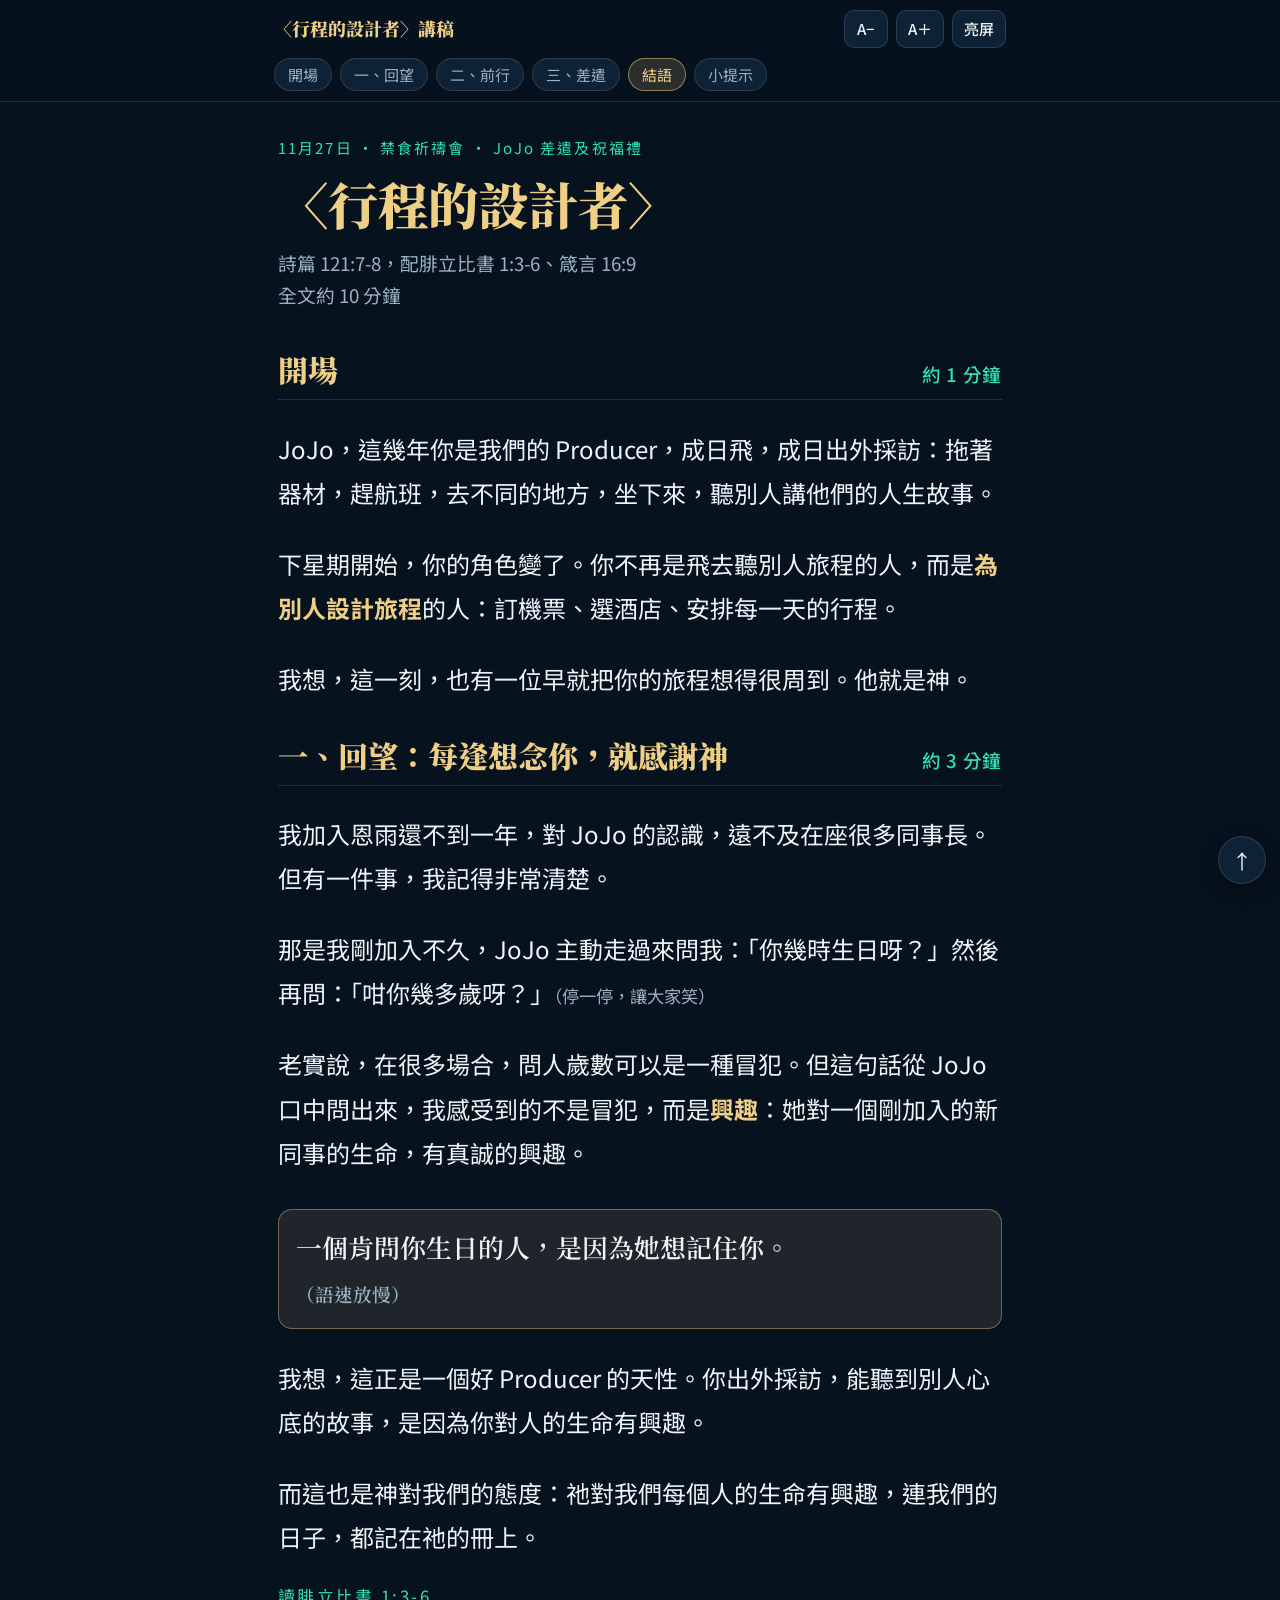
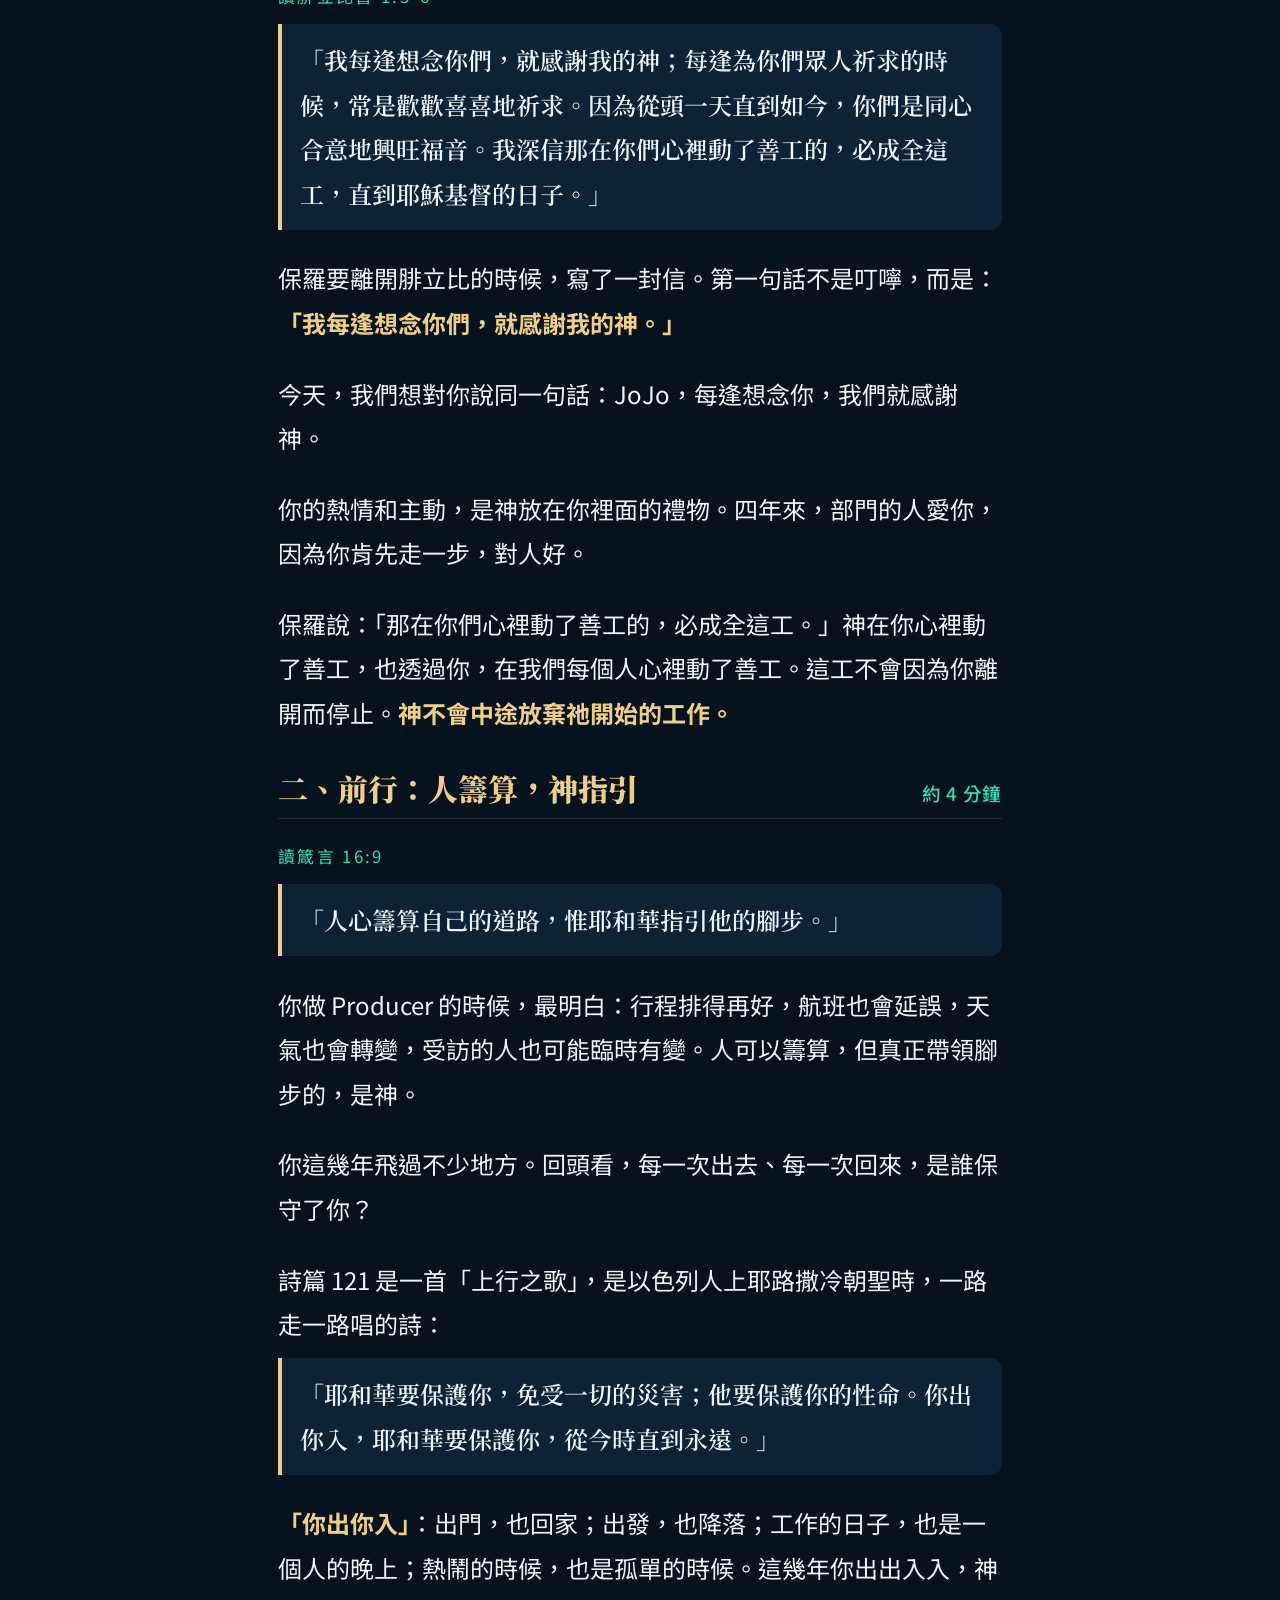
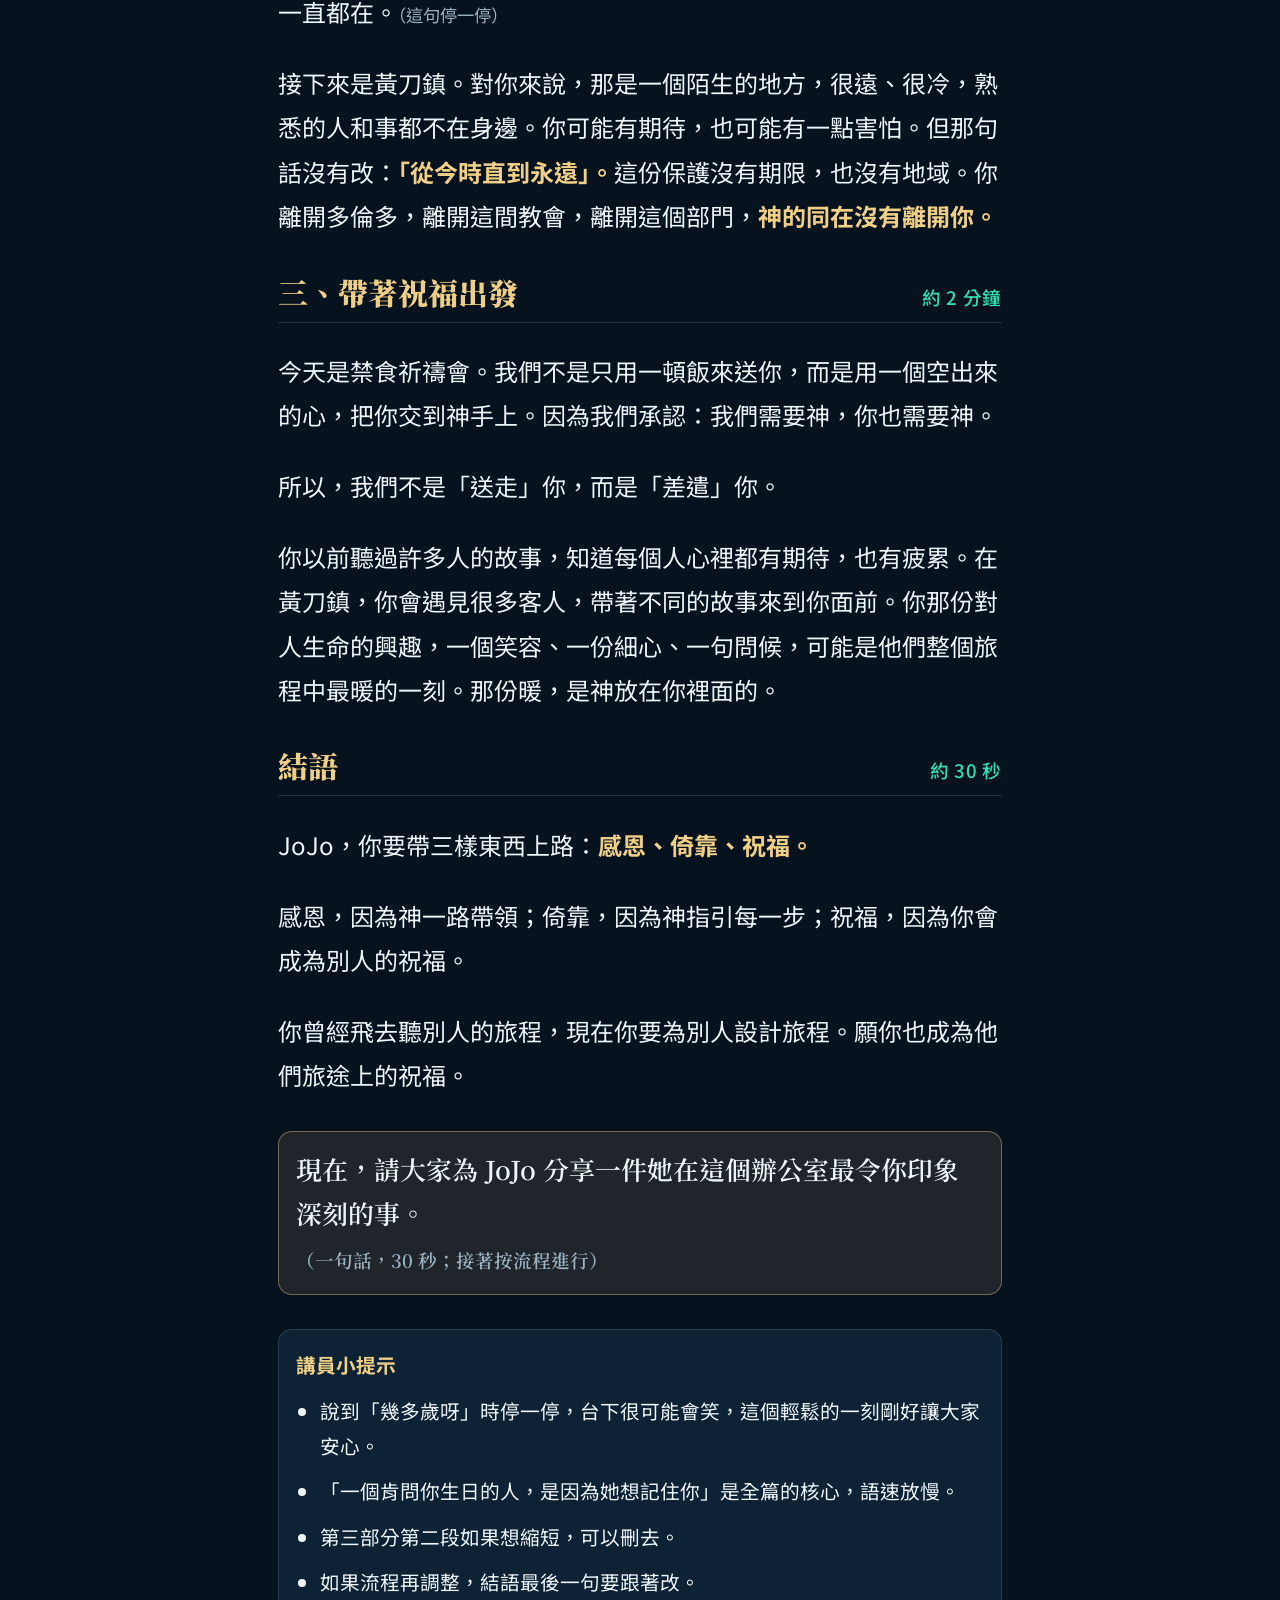
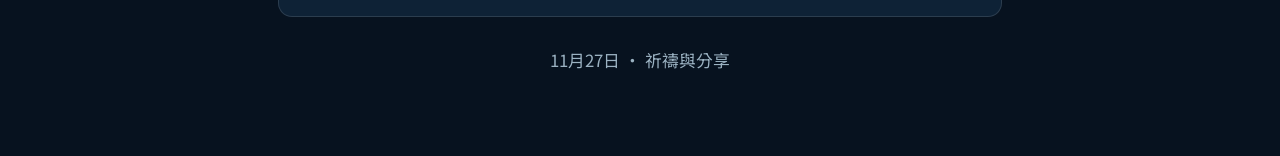
<file: 11272026/script/index.html>
<!DOCTYPE html>
<html lang="zh-Hant">
<head>
<meta charset="utf-8">
<meta name="viewport" content="width=device-width, initial-scale=1, viewport-fit=cover">
<meta name="robots" content="noindex">
<link rel="icon" href="data:,">
<title>〈行程的設計者〉講稿</title>
<link rel="preconnect" href="https://fonts.googleapis.com">
<link rel="preconnect" href="https://fonts.gstatic.com" crossorigin>
<link href="https://fonts.googleapis.com/css2?family=Noto+Sans+TC:wght@400;500;700&family=Noto+Serif+TC:wght@600;900&display=swap" rel="stylesheet">
<style>
:root{
  --night:#07121f; --panel:#0e2236; --line:rgba(255,255,255,.12);
  --text:#eef5f8; --muted:#9bb2c2; --gold:#efcf86; --teal:#2fe0b0;
  --serif:'Noto Serif TC','Songti TC','PMingLiU',serif;
  --sans:'Noto Sans TC','PingFang TC','Microsoft JhengHei',sans-serif;
  --fs:22px;
  color-scheme: dark;
}
/* Layout idea: phone-first reading column, sticky controls + section chips, big type, gold scripture blocks. */
*{box-sizing:border-box;margin:0;padding:0}
html{-webkit-text-size-adjust:100%;scroll-behavior:smooth}
body{background:var(--night);color:var(--text);font-family:var(--sans);font-size:var(--fs);line-height:1.85;padding-bottom:calc(80px + env(safe-area-inset-bottom));-webkit-font-smoothing:antialiased}

.bar{position:sticky;top:0;z-index:20;background:rgba(7,18,31,.94);backdrop-filter:blur(10px);border-bottom:1px solid var(--line);padding-top:env(safe-area-inset-top)}
.bar-row{display:flex;align-items:center;justify-content:space-between;gap:10px;padding:10px 14px 6px;max-width:760px;margin:0 auto}
.bar-title{font:900 18px/1.2 var(--serif);color:var(--gold);white-space:nowrap;overflow:hidden;text-overflow:ellipsis}
.tools{display:flex;gap:8px;flex-shrink:0}
.tools button{all:unset;box-sizing:border-box;cursor:pointer;min-width:44px;height:38px;padding:0 12px;border-radius:10px;background:var(--panel);box-shadow:inset 0 0 0 1px var(--line);font:500 15px/38px var(--sans);text-align:center;color:var(--text)}
.tools button:active{background:#17314b}
.tools button[aria-pressed="true"]{background:rgba(47,224,176,.18);box-shadow:inset 0 0 0 1px var(--teal);color:var(--teal)}
.tools button:focus-visible{outline:2px solid var(--gold)}
.chips{display:flex;gap:8px;overflow-x:auto;padding:4px 14px 10px;max-width:760px;margin:0 auto;scrollbar-width:none}
.chips::-webkit-scrollbar{display:none}
.chips a{flex:0 0 auto;padding:6px 14px;border-radius:999px;background:var(--panel);color:var(--muted);text-decoration:none;font-size:15px;line-height:1.4;box-shadow:inset 0 0 0 1px var(--line)}
.chips a.on{background:rgba(239,207,134,.16);color:var(--gold);box-shadow:inset 0 0 0 1px rgba(239,207,134,.5)}

main{max-width:760px;margin:0 auto;padding:22px 18px 0}
.hero{padding:10px 0 6px}
.hero small{display:block;font-size:15px;letter-spacing:.14em;color:var(--teal);margin-bottom:10px}
.hero h1{font:900 2.1em/1.25 var(--serif);color:var(--gold)}
.hero p{margin-top:12px;font-size:.78em;color:var(--muted);line-height:1.7}

section{padding-top:34px;scroll-margin-top:118px}
h2{display:flex;align-items:baseline;justify-content:space-between;gap:12px;font:900 1.25em/1.3 var(--serif);color:var(--gold);padding-bottom:10px;margin-bottom:14px;border-bottom:1px solid var(--line)}
h2 .t{font:500 .62em var(--sans);color:var(--teal);white-space:nowrap;letter-spacing:.04em}
p{margin-top:1.1em}
b{font-weight:700;color:var(--gold)}
.cue{color:var(--muted);font-size:.72em}
.core{margin-top:1.3em;padding:16px 18px;border-radius:14px;background:rgba(239,207,134,.1);box-shadow:inset 0 0 0 1px rgba(239,207,134,.4);font:600 1.08em/1.7 var(--serif);color:var(--text)}
.read{margin-top:1.3em;font-size:.7em;letter-spacing:.14em;color:var(--teal)}
.verse{margin-top:.5em;padding:14px 18px;border-left:4px solid var(--gold);background:var(--panel);border-radius:0 12px 12px 0;font:600 1em/1.85 var(--serif)}
.verse p{margin-top:.5em}
.verse p:first-child{margin-top:0}
.tips{margin-top:34px;padding:18px;border-radius:14px;background:var(--panel);box-shadow:inset 0 0 0 1px var(--line);font-size:.82em;line-height:1.8}
.tips ul{padding-left:1.2em}
.tips li{margin-top:.5em}
.foot{margin-top:28px;font-size:.7em;color:var(--muted);text-align:center}
.top{position:fixed;right:14px;bottom:calc(16px + env(safe-area-inset-bottom));z-index:15;width:48px;height:48px;border-radius:50%;background:var(--panel);box-shadow:inset 0 0 0 1px var(--line),0 6px 18px rgba(0,0,0,.4);color:var(--text);display:grid;place-items:center;text-decoration:none;font-size:20px}
@media (min-width:700px){:root{--fs:24px}}
@media (prefers-reduced-motion:reduce){html{scroll-behavior:auto}}
</style>
</head>
<body>

<header class="bar">
  <div class="bar-row">
    <div class="bar-title">〈行程的設計者〉講稿</div>
    <div class="tools">
      <button id="fsDown" type="button" aria-label="縮小字體">A−</button>
      <button id="fsUp" type="button" aria-label="放大字體">A＋</button>
      <button id="wake" type="button" aria-pressed="false" aria-label="螢幕常亮">亮屏</button>
    </div>
  </div>
  <nav class="chips" id="chips" aria-label="段落導覽">
    <a href="#open">開場</a>
    <a href="#s1">一、回望</a>
    <a href="#s2">二、前行</a>
    <a href="#s3">三、差遣</a>
    <a href="#end">結語</a>
    <a href="#tips">小提示</a>
  </nav>
</header>

<main>
  <div class="hero">
    <small>11月27日 · 禁食祈禱會 · JoJo 差遣及祝福禮</small>
    <h1>〈行程的設計者〉</h1>
    <p>詩篇 121:7-8，配腓立比書 1:3-6、箴言 16:9<br>全文約 10 分鐘</p>
  </div>

  <section id="open">
    <h2>開場 <span class="t">約 1 分鐘</span></h2>
    <p>JoJo，這幾年你是我們的 Producer，成日飛，成日出外採訪：拖著器材，趕航班，去不同的地方，坐下來，聽別人講他們的人生故事。</p>
    <p>下星期開始，你的角色變了。你不再是飛去聽別人旅程的人，而是<b>為別人設計旅程</b>的人：訂機票、選酒店、安排每一天的行程。</p>
    <p>我想，這一刻，也有一位早就把你的旅程想得很周到。他就是神。</p>
  </section>

  <section id="s1">
    <h2>一、回望：每逢想念你，就感謝神 <span class="t">約 3 分鐘</span></h2>
    <p>我加入恩雨還不到一年，對 JoJo 的認識，遠不及在座很多同事長。但有一件事，我記得非常清楚。</p>
    <p>那是我剛加入不久，JoJo 主動走過來問我：「你幾時生日呀？」然後再問：「咁你幾多歲呀？」<span class="cue">（停一停，讓大家笑）</span></p>
    <p>老實說，在很多場合，問人歲數可以是一種冒犯。但這句話從 JoJo 口中問出來，我感受到的不是冒犯，而是<b>興趣</b>：她對一個剛加入的新同事的生命，有真誠的興趣。</p>
    <p class="core">一個肯問你生日的人，是因為她想記住你。<span class="cue"><br>（語速放慢）</span></p>
    <p>我想，這正是一個好 Producer 的天性。你出外採訪，能聽到別人心底的故事，是因為你對人的生命有興趣。</p>
    <p>而這也是神對我們的態度：祂對我們每個人的生命有興趣，連我們的日子，都記在祂的冊上。</p>
    <p class="read">讀腓立比書 1:3-6</p>
    <div class="verse">「我每逢想念你們，就感謝我的神；每逢為你們眾人祈求的時候，常是歡歡喜喜地祈求。因為從頭一天直到如今，你們是同心合意地興旺福音。我深信那在你們心裡動了善工的，必成全這工，直到耶穌基督的日子。」</div>
    <p>保羅要離開腓立比的時候，寫了一封信。第一句話不是叮嚀，而是：<b>「我每逢想念你們，就感謝我的神。」</b></p>
    <p>今天，我們想對你說同一句話：JoJo，每逢想念你，我們就感謝神。</p>
    <p>你的熱情和主動，是神放在你裡面的禮物。四年來，部門的人愛你，因為你肯先走一步，對人好。</p>
    <p>保羅說：「那在你們心裡動了善工的，必成全這工。」神在你心裡動了善工，也透過你，在我們每個人心裡動了善工。這工不會因為你離開而停止。<b>神不會中途放棄祂開始的工作。</b></p>
  </section>

  <section id="s2">
    <h2>二、前行：人籌算，神指引 <span class="t">約 4 分鐘</span></h2>
    <p class="read">讀箴言 16:9</p>
    <div class="verse">「人心籌算自己的道路，惟耶和華指引他的腳步。」</div>
    <p>你做 Producer 的時候，最明白：行程排得再好，航班也會延誤，天氣也會轉變，受訪的人也可能臨時有變。人可以籌算，但真正帶領腳步的，是神。</p>
    <p>你這幾年飛過不少地方。回頭看，每一次出去、每一次回來，是誰保守了你？</p>
    <p>詩篇 121 是一首「上行之歌」，是以色列人上耶路撒冷朝聖時，一路走一路唱的詩：</p>
    <div class="verse">「耶和華要保護你，免受一切的災害；他要保護你的性命。你出你入，耶和華要保護你，從今時直到永遠。」</div>
    <p><b>「你出你入」</b>：出門，也回家；出發，也降落；工作的日子，也是一個人的晚上；熱鬧的時候，也是孤單的時候。這幾年你出出入入，神一直都在。<span class="cue">（這句停一停）</span></p>
    <p>接下來是黃刀鎮。對你來說，那是一個陌生的地方，很遠、很冷，熟悉的人和事都不在身邊。你可能有期待，也可能有一點害怕。但那句話沒有改：<b>「從今時直到永遠」。</b>這份保護沒有期限，也沒有地域。你離開多倫多，離開這間教會，離開這個部門，<b>神的同在沒有離開你。</b></p>
  </section>

  <section id="s3">
    <h2>三、帶著祝福出發 <span class="t">約 2 分鐘</span></h2>
    <p>今天是禁食祈禱會。我們不是只用一頓飯來送你，而是用一個空出來的心，把你交到神手上。因為我們承認：我們需要神，你也需要神。</p>
    <p>所以，我們不是「送走」你，而是「差遣」你。</p>
    <p>你以前聽過許多人的故事，知道每個人心裡都有期待，也有疲累。在黃刀鎮，你會遇見很多客人，帶著不同的故事來到你面前。你那份對人生命的興趣，一個笑容、一份細心、一句問候，可能是他們整個旅程中最暖的一刻。那份暖，是神放在你裡面的。</p>
  </section>

  <section id="end">
    <h2>結語 <span class="t">約 30 秒</span></h2>
    <p>JoJo，你要帶三樣東西上路：<b>感恩、倚靠、祝福。</b></p>
    <p>感恩，因為神一路帶領；倚靠，因為神指引每一步；祝福，因為你會成為別人的祝福。</p>
    <p>你曾經飛去聽別人的旅程，現在你要為別人設計旅程。願你也成為他們旅途上的祝福。</p>
    <p class="core">現在，請大家為 JoJo 分享一件她在這個辦公室最令你印象深刻的事。<span class="cue"><br>（一句話，30 秒；接著按流程進行）</span></p>
  </section>

  <section id="tips" class="tips">
    <b>講員小提示</b>
    <ul>
      <li>說到「幾多歲呀」時停一停，台下很可能會笑，這個輕鬆的一刻剛好讓大家安心。</li>
      <li>「一個肯問你生日的人，是因為她想記住你」是全篇的核心，語速放慢。</li>
      <li>第三部分第二段如果想縮短，可以刪去。</li>
      <li>如果流程再調整，結語最後一句要跟著改。</li>
    </ul>
  </section>

  <p class="foot">11月27日 · 祈禱與分享</p>
</main>

<a class="top" href="#" id="toTop" aria-label="回到頂部">↑</a>

<script>
(function(){
  var root=document.documentElement,KEY='ss-fs',fs=22;
  function setFs(n){
    fs=Math.max(16,Math.min(36,n));
    root.style.setProperty('--fs',fs+'px');
    try{localStorage.setItem(KEY,String(fs));}catch(e){}
  }
  try{var saved=parseInt(localStorage.getItem(KEY),10);if(saved)fs=saved;}catch(e){}
  if(window.innerWidth>=700&&fs===22)fs=24;
  setFs(fs);
  document.getElementById('fsUp').addEventListener('click',function(){setFs(fs+2);});
  document.getElementById('fsDown').addEventListener('click',function(){setFs(fs-2);});

  /* keep screen on */
  var lock=null,btn=document.getElementById('wake'),want=false;
  async function acquire(){
    try{
      if(!('wakeLock' in navigator)){btn.textContent='不支援';return;}
      lock=await navigator.wakeLock.request('screen');
      lock.addEventListener('release',function(){lock=null;});
    }catch(e){want=false;btn.setAttribute('aria-pressed','false');btn.textContent='亮屏';}
  }
  btn.addEventListener('click',function(){
    want=!want;
    btn.setAttribute('aria-pressed',want?'true':'false');
    btn.textContent=want?'亮屏中':'亮屏';
    if(want){acquire();}else if(lock){lock.release();lock=null;}
  });
  document.addEventListener('visibilitychange',function(){
    if(want&&document.visibilityState==='visible'&&!lock)acquire();
  });

  /* section chips */
  var chips=Array.prototype.slice.call(document.querySelectorAll('#chips a'));
  var map={};chips.forEach(function(a){map[a.getAttribute('href').slice(1)]=a;});
  if('IntersectionObserver' in window){
    var io=new IntersectionObserver(function(es){
      es.forEach(function(e){
        if(e.isIntersecting){
          chips.forEach(function(c){c.classList.remove('on');});
          var c=map[e.target.id];
          if(c){c.classList.add('on');c.scrollIntoView({inline:'center',block:'nearest'});}
        }
      });
    },{rootMargin:'-25% 0px -65% 0px'});
    Object.keys(map).forEach(function(id){var el=document.getElementById(id);if(el)io.observe(el);});
  }
  document.getElementById('toTop').addEventListener('click',function(e){e.preventDefault();window.scrollTo({top:0});});
})();
</script>
</body>
</html>
</file>
<file: assets/css/style.css>
/* ==========================================================================
   Personal Hub — Clean & Spacious Design System
   Light mode default + optional Dark mode ([data-theme="dark"])
   ========================================================================== */

:root {
  --bg: #fafafa;
  --surface: #ffffff;
  --surface-2: #f4f4f5;
  --ink: #18181b;
  --muted: #63636e;
  --border: #e4e4e7;
  --border-hover: #a1a1aa;
  --accent: #18181b;
  --accent-ink: #ffffff;
  --link: #2563eb;
  --link-soft: #eff6ff;
  --radius: 14px;
  --radius-sm: 9px;
  --shadow-sm: 0 1px 3px rgba(15, 23, 42, 0.05);
  --font-sans: "PingFang TC", "Hiragino Sans", "Noto Sans TC", -apple-system, BlinkMacSystemFont, "Segoe UI", system-ui, sans-serif;
  --font-mono: ui-monospace, SFMono-Regular, Menlo, Monaco, Consolas, monospace;
}

[data-theme="dark"] {
  --bg: #111214;
  --surface: #181a1e;
  --surface-2: #202328;
  --ink: #f1f1f3;
  --muted: #a1a5ae;
  --border: #2a2d34;
  --border-hover: #525763;
  --accent: #f1f1f3;
  --accent-ink: #111214;
  --link: #7dd3fc;
  --link-soft: #1b2834;
  --shadow-sm: 0 1px 3px rgba(0, 0, 0, 0.28);
}

*,
*::before,
*::after {
  box-sizing: border-box;
}

html {
  scroll-behavior: smooth;
  -webkit-text-size-adjust: 100%;
}

body {
  margin: 0;
  font-family: var(--font-sans);
  font-size: 16.5px;
  line-height: 1.7;
  background-color: var(--bg);
  color: var(--ink);
  min-height: 100vh;
  display: flex;
  flex-direction: column;
  -webkit-font-smoothing: antialiased;
  transition: background-color 0.2s ease, color 0.2s ease;
}

a {
  color: inherit;
  text-decoration: none;
}

button,
input {
  font: inherit;
  color: inherit;
}

.wrap {
  width: 100%;
  max-width: 1140px;
  margin: 0 auto;
  padding: 0 28px;
}

/* ---------------- Header ---------------- */
.site-header {
  position: sticky;
  top: 0;
  z-index: 40;
  background-color: var(--surface);
  border-bottom: 1px solid var(--border);
  transition: background-color 0.2s ease, border-color 0.2s ease;
}

.header-inner {
  height: 66px;
  display: flex;
  align-items: center;
  justify-content: space-between;
  gap: 16px;
}

.brand {
  display: inline-flex;
  align-items: center;
  gap: 11px;
  font-weight: 600;
  font-size: 16px;
  letter-spacing: -0.01em;
}

.brand-mark {
  width: 30px;
  height: 30px;
  border-radius: 8px;
  background-color: var(--accent);
  color: var(--accent-ink);
  display: inline-flex;
  align-items: center;
  justify-content: center;
  font-size: 14px;
  font-weight: 700;
}

.nav {
  display: flex;
  align-items: center;
  gap: 6px;
}

.nav a {
  padding: 7px 13px;
  border-radius: var(--radius-sm);
  font-size: 15px;
  color: var(--muted);
  transition: color 0.15s ease, background-color 0.15s ease;
}

.nav a:hover {
  color: var(--ink);
  background-color: var(--surface-2);
}

.nav a.nav-primary {
  background-color: var(--link-soft);
  color: var(--link);
  font-weight: 600;
}

.nav a.nav-primary:hover {
  opacity: 0.88;
}

.theme-btn {
  margin-left: 6px;
  width: 36px;
  height: 36px;
  border-radius: var(--radius-sm);
  border: 1px solid var(--border);
  background-color: var(--surface);
  color: var(--muted);
  display: inline-flex;
  align-items: center;
  justify-content: center;
  cursor: pointer;
  transition: border-color 0.15s ease, color 0.15s ease;
}

.theme-btn:hover {
  border-color: var(--border-hover);
  color: var(--ink);
}

/* ---------------- Main ---------------- */
main {
  flex: 1;
  padding: 48px 0 76px;
}

.stack-lg > * + * {
  margin-top: 52px;
}

.stack-md > * + * {
  margin-top: 28px;
}

.stack-sm > * + * {
  margin-top: 14px;
}

/* ---------------- Page Header & Filters ---------------- */
.page-head {
  display: flex;
  flex-direction: column;
  gap: 20px;
}

.head-row {
  display: flex;
  flex-wrap: wrap;
  align-items: flex-end;
  justify-content: space-between;
  gap: 14px;
}

.page-title {
  margin: 0;
  font-size: clamp(28px, 3.6vw, 38px);
  font-weight: 600;
  letter-spacing: -0.02em;
  line-height: 1.25;
}

.page-sub {
  margin: 8px 0 0;
  font-size: 16px;
  color: var(--muted);
}

.breadcrumb {
  display: flex;
  align-items: center;
  gap: 8px;
  font-size: 14px;
  color: var(--muted);
}

.breadcrumb a:hover {
  color: var(--ink);
}

.breadcrumb .current {
  color: var(--ink);
  font-weight: 500;
}

.filters {
  display: flex;
  flex-wrap: wrap;
  align-items: center;
  gap: 10px;
}

.pill-btn {
  padding: 8px 16px;
  border-radius: var(--radius-sm);
  border: 1px solid var(--border);
  background-color: var(--surface);
  color: var(--muted);
  font-size: 15px;
  font-weight: 500;
  cursor: pointer;
  transition: all 0.15s ease;
}

.pill-btn:hover {
  color: var(--ink);
  border-color: var(--border-hover);
}

.pill-btn.active {
  background-color: var(--accent);
  border-color: var(--accent);
  color: var(--accent-ink);
}

.search-row {
  display: flex;
  flex-wrap: wrap;
  align-items: center;
  justify-content: space-between;
  gap: 14px;
  padding-bottom: 24px;
  border-bottom: 1px solid var(--border);
}

.search-input {
  width: 100%;
  max-width: 340px;
  padding: 9px 14px;
  border-radius: var(--radius-sm);
  border: 1px solid var(--border);
  background-color: var(--surface);
  font-size: 15px;
  outline: none;
  transition: border-color 0.15s ease;
}

.search-input:focus {
  border-color: var(--link);
}

/* ---------------- Sections ---------------- */
.section-head {
  display: flex;
  flex-wrap: wrap;
  align-items: center;
  justify-content: space-between;
  gap: 12px;
  margin-bottom: 16px;
}

.section-title-group {
  display: flex;
  align-items: center;
  gap: 10px;
}

.section-title {
  margin: 0;
  font-size: 21px;
  font-weight: 600;
  letter-spacing: -0.01em;
}

.section-link {
  font-size: 15px;
  font-weight: 500;
  color: var(--link);
}

.section-link:hover {
  text-decoration: underline;
}

/* ---------------- Badges & Tags ---------------- */
.badge {
  display: inline-flex;
  align-items: center;
  padding: 3px 10px;
  border-radius: 7px;
  font-size: 13px;
  font-weight: 500;
  background-color: var(--surface-2);
  color: var(--muted);
}

.badge-accent {
  background-color: var(--link-soft);
  color: var(--link);
}

.tag-list {
  display: flex;
  flex-wrap: wrap;
  gap: 8px;
  margin-top: 10px;
}

/* ---------------- Cards & Grids ---------------- */
.card {
  background-color: var(--surface);
  border: 1px solid var(--border);
  border-radius: var(--radius);
  box-shadow: var(--shadow-sm);
  transition: border-color 0.15s ease, transform 0.15s ease;
}

.card-hover:hover {
  border-color: var(--border-hover);
}

.card-pad {
  padding: 24px 26px;
}

.card-footer {
  padding: 14px 26px;
  background-color: var(--surface-2);
  border-top: 1px solid var(--border);
  border-bottom-left-radius: calc(var(--radius) - 1px);
  border-bottom-right-radius: calc(var(--radius) - 1px);
  display: flex;
  flex-wrap: wrap;
  align-items: center;
  justify-content: space-between;
  gap: 10px;
  font-size: 14px;
  color: var(--muted);
}

.btn-primary {
  display: inline-flex;
  align-items: center;
  justify-content: center;
  gap: 6px;
  padding: 10px 18px;
  border-radius: var(--radius-sm);
  background-color: var(--accent);
  color: var(--accent-ink);
  font-size: 15px;
  font-weight: 500;
  white-space: nowrap;
  transition: opacity 0.15s ease;
}

.btn-primary:hover {
  opacity: 0.88;
}

.grid-3 {
  display: grid;
  grid-template-columns: repeat(3, minmax(0, 1fr));
  gap: 20px;
}

.grid-2 {
  display: grid;
  grid-template-columns: repeat(2, minmax(0, 1fr));
  gap: 20px;
}

/* Feature row inside Bible Study card */
.study-highlight {
  display: flex;
  flex-wrap: wrap;
  align-items: center;
  justify-content: space-between;
  gap: 18px;
}

.study-meta {
  display: flex;
  flex-wrap: wrap;
  align-items: center;
  gap: 8px;
  font-size: 13.5px;
  color: var(--muted);
  margin-bottom: 8px;
}

.item-title {
  margin: 0;
  font-size: 18px;
  font-weight: 600;
  line-height: 1.45;
}

.item-desc {
  margin: 6px 0 0;
  font-size: 15px;
  color: var(--muted);
  line-height: 1.6;
}

/* ---------------- Sermon Video Cards ---------------- */
.video-card {
  overflow: hidden;
  display: flex;
  flex-direction: column;
}

.video-thumb-btn {
  position: relative;
  display: block;
  width: 100%;
  aspect-ratio: 16 / 9;
  padding: 0;
  border: 0;
  background-color: var(--surface-2);
  cursor: pointer;
  overflow: hidden;
}

.video-thumb-btn img {
  width: 100%;
  height: 100%;
  object-fit: cover;
  display: block;
  transition: transform 0.25s ease;
}

.video-thumb-btn:hover img {
  transform: scale(1.03);
}

.video-thumb-overlay {
  position: absolute;
  inset: 0;
  background: linear-gradient(to top, rgba(0, 0, 0, 0.38), rgba(0, 0, 0, 0.08));
  display: flex;
  align-items: center;
  justify-content: center;
  transition: background 0.2s ease;
}

.video-thumb-btn:hover .video-thumb-overlay {
  background: rgba(0, 0, 0, 0.3);
}

.video-play-badge {
  width: 54px;
  height: 54px;
  border-radius: 999px;
  background-color: rgba(24, 24, 27, 0.85);
  color: #ffffff;
  display: flex;
  align-items: center;
  justify-content: center;
  box-shadow: 0 6px 18px rgba(0, 0, 0, 0.28);
  transition: transform 0.2s ease, background-color 0.2s ease;
}

.video-thumb-btn:hover .video-play-badge {
  transform: scale(1.08);
  background-color: #dc2626;
}

.video-embed-box {
  position: relative;
  width: 100%;
  aspect-ratio: 16 / 9;
  background-color: #000;
}

.video-embed-box iframe {
  position: absolute;
  inset: 0;
  width: 100%;
  height: 100%;
  border: 0;
}

.video-body {
  padding: 18px 20px 20px;
  flex: 1;
  display: flex;
  flex-direction: column;
  justify-content: space-between;
  gap: 12px;
}

.video-title {
  margin: 0;
  font-size: 16px;
  font-weight: 600;
  line-height: 1.5;
  color: var(--ink);
  display: -webkit-box;
  -webkit-line-clamp: 2;
  -webkit-box-orient: vertical;
  overflow: hidden;
}

.video-meta-row {
  display: flex;
  align-items: center;
  justify-content: space-between;
  gap: 10px;
  font-size: 13.5px;
  color: var(--muted);
}

.video-yt-link {
  color: var(--link);
  font-weight: 500;
  white-space: nowrap;
}

.video-yt-link:hover {
  text-decoration: underline;
}

/* AI & Tool Cards */
.ai-card {
  display: flex;
  flex-direction: column;
  justify-content: space-between;
  gap: 14px;
  padding: 22px 24px;
}

.ai-card-top {
  display: flex;
  align-items: center;
  justify-content: space-between;
  gap: 8px;
  margin-bottom: 10px;
}

.tool-card {
  display: flex;
  align-items: center;
  justify-content: space-between;
  gap: 16px;
  padding: 20px 24px;
}

/* ---------------- Bible Study Directory List ---------------- */
.book-group {
  display: flex;
  flex-direction: column;
  gap: 12px;
}

.book-head {
  display: flex;
  align-items: baseline;
  justify-content: space-between;
  gap: 12px;
}

.book-head-left {
  display: flex;
  align-items: baseline;
  gap: 10px;
}

.book-name {
  margin: 0;
  font-size: 19px;
  font-weight: 600;
}

.book-en {
  font-size: 14px;
  color: var(--muted);
}

.study-list {
  display: flex;
  flex-direction: column;
}

.study-row {
  display: flex;
  flex-wrap: wrap;
  align-items: center;
  justify-content: space-between;
  gap: 14px;
  padding: 20px 24px;
  transition: background-color 0.15s ease;
}

.study-row + .study-row {
  border-top: 1px solid var(--border);
}

.study-row:hover {
  background-color: var(--surface-2);
}

.study-row-link {
  font-size: 15px;
  font-weight: 500;
  color: var(--link);
  white-space: nowrap;
}

.empty-state {
  padding: 40px 24px;
  text-align: center;
  color: var(--muted);
  font-size: 15px;
}

/* ---------------- Footer ---------------- */
.site-footer {
  border-top: 1px solid var(--border);
  padding: 26px 0;
  font-size: 14px;
  color: var(--muted);
}

.footer-inner {
  display: flex;
  flex-wrap: wrap;
  align-items: center;
  justify-content: space-between;
  gap: 12px;
}

.footer-links {
  display: flex;
  align-items: center;
  gap: 18px;
}

.footer-links a:hover {
  color: var(--ink);
}

.hidden {
  display: none !important;
}

/* ---------------- Responsive ---------------- */
@media (max-width: 900px) {
  .grid-3 {
    grid-template-columns: repeat(2, minmax(0, 1fr));
  }
}

@media (max-width: 640px) {
  .wrap {
    padding: 0 18px;
  }
  main {
    padding: 32px 0 56px;
  }
  .grid-3,
  .grid-2 {
    grid-template-columns: 1fr;
  }
  .nav a.hide-sm {
    display: none;
  }
  .card-pad {
    padding: 20px;
  }
}
</file>
